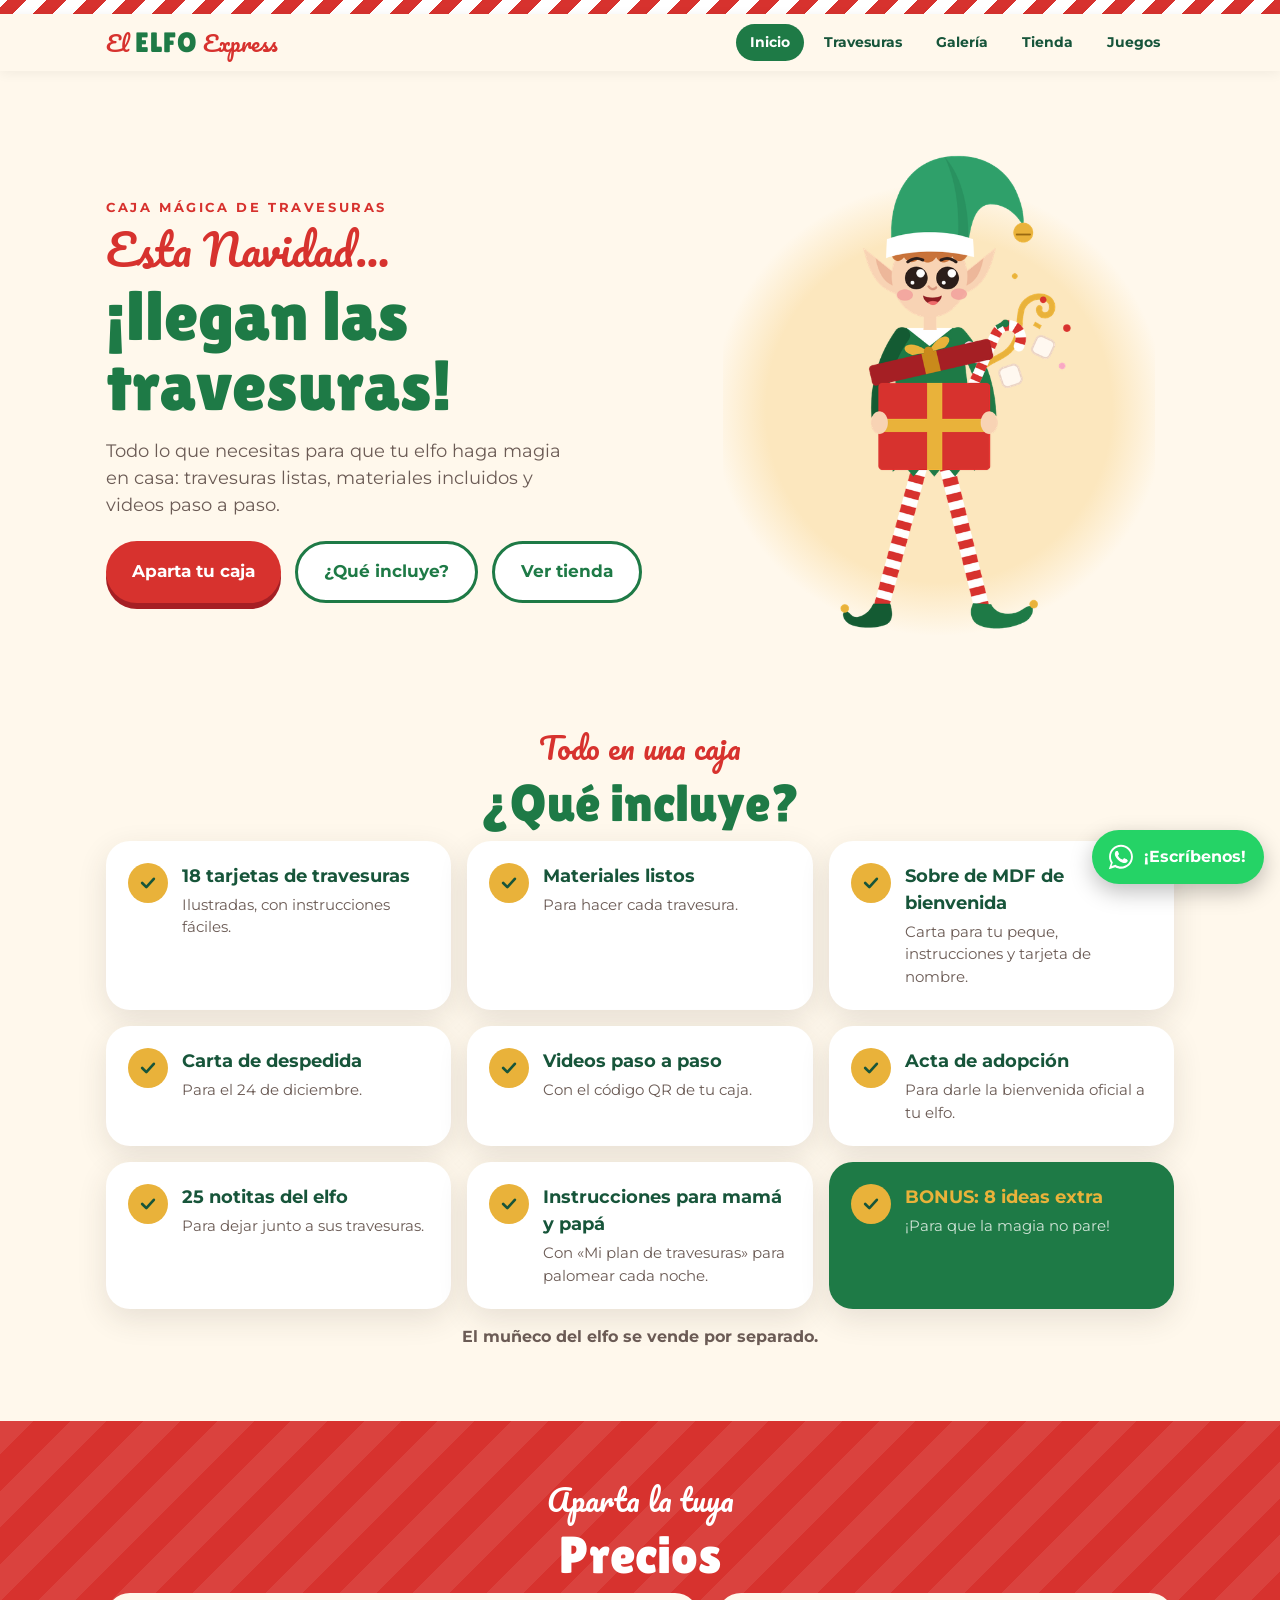
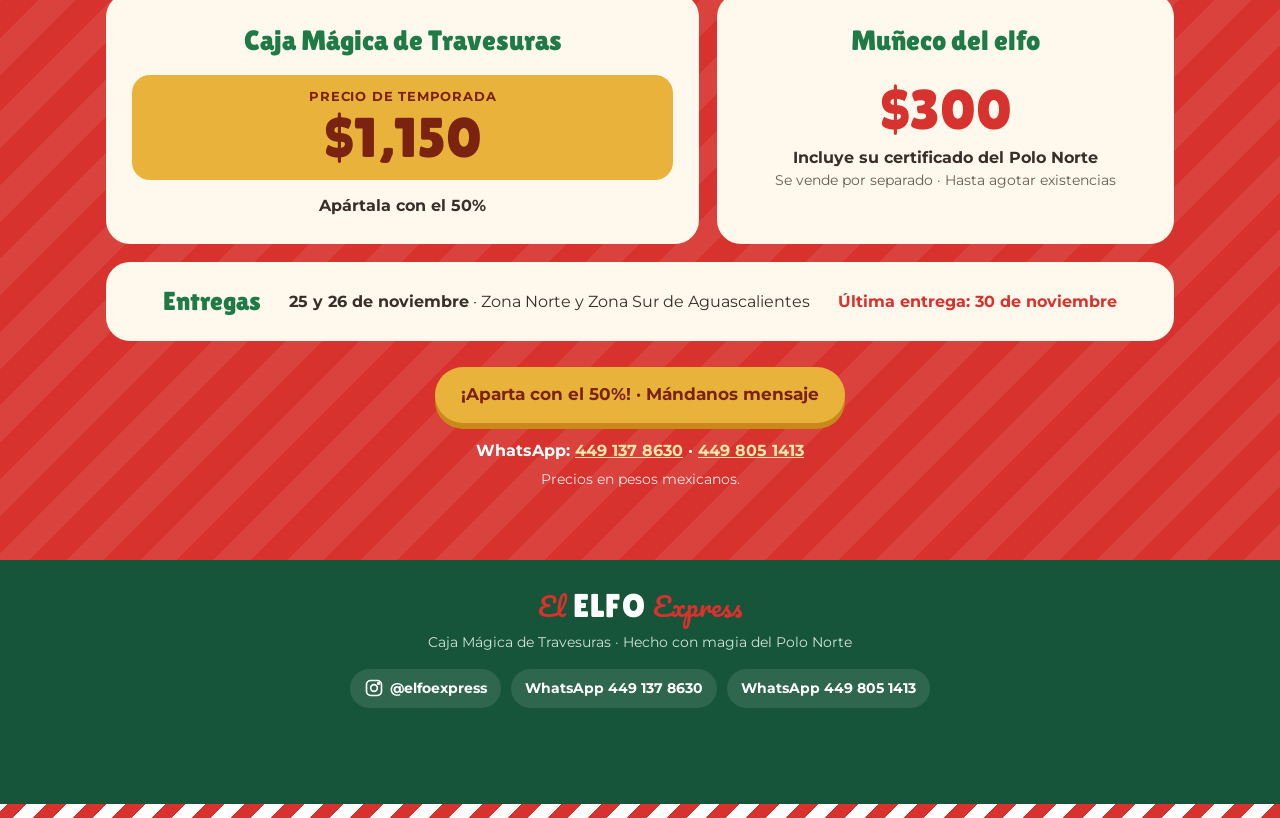
<file: index.html>
<!doctype html>
<html lang="es">
<head>
<meta charset="utf-8">
<meta name="viewport" content="width=device-width, initial-scale=1">
<title>El Elfo Express · Caja Mágica de Travesuras</title>
<meta name="description" content="El Elfo Express: la caja con todo lo necesario para las travesuras de tu elfo de Navidad, con videos paso a paso.">
<link rel="preconnect" href="https://fonts.googleapis.com">
<link rel="preconnect" href="https://fonts.gstatic.com" crossorigin>
<link href="https://fonts.googleapis.com/css2?family=Lilita+One&family=Montserrat:wght@400;600;700&family=Pacifico&display=swap" rel="stylesheet">
<link rel="stylesheet" href="estilos.css">
</head>
<body>

<div class="rayas"></div>
<header>
  <div class="barra">
    <a class="marca" href="#inicio"><span class="p">El </span><span class="l">ELFO</span><span class="p"> Express</span></a>
    <nav>
      <a href="index.html#inicio" data-sec="inicio" class="activo">Inicio</a>
      <a href="bromas.html" data-sec="bromas">Travesuras</a>
      <a href="galeria.html" data-sec="galeria">Galería</a>
      <a href="tienda.html" data-sec="tienda">Tienda</a>
      <a href="juegos.html" data-sec="juegos">Juegos</a>
    </nav>
  </div>
</header>

<main>
<!-- ================= SECCIÓN 1: INICIO ================= -->
<section id="inicio">
  <div class="wrap hero">
    <div>
      <span class="etiqueta">Caja Mágica de Travesuras</span>
      <h1><span>Esta Navidad…</span>¡llegan las travesuras!</h1>
      <p>Todo lo que necesitas para que tu elfo haga magia en casa: travesuras listas, materiales incluidos y videos paso a paso.</p>
      <div class="acciones">
        <a class="btn btn-rojo js-whatsapp" href="#precios">Aparta tu caja</a>
        <a class="btn btn-borde" href="#incluye">¿Qué incluye?</a>
        <a class="btn btn-borde" href="tienda.html">Ver tienda</a>
      </div>
    </div>
    <div class="img"><img src="img/elfo-caja.png" alt="El elfo de El Elfo Express cargando su caja mágica"></div>
  </div>
</section>

<section id="incluye" style="padding-top:10px">
  <div class="wrap">
    <div class="centro"><span class="sub">Todo en una caja</span><h2>¿Qué incluye?</h2></div>
    <div class="incluye">
      <div class="item"><span class="check"><svg width="20" height="20" viewBox="0 0 24 24"><path d="M5 12l5 5 9-10" stroke="#17553A" stroke-width="3.2" fill="none" stroke-linecap="round" stroke-linejoin="round"/></svg></span><div><h3>18 tarjetas de travesuras</h3><p>Ilustradas, con instrucciones fáciles.</p></div></div><div class="item"><span class="check"><svg width="20" height="20" viewBox="0 0 24 24"><path d="M5 12l5 5 9-10" stroke="#17553A" stroke-width="3.2" fill="none" stroke-linecap="round" stroke-linejoin="round"/></svg></span><div><h3>Materiales listos</h3><p>Para hacer cada travesura.</p></div></div><div class="item"><span class="check"><svg width="20" height="20" viewBox="0 0 24 24"><path d="M5 12l5 5 9-10" stroke="#17553A" stroke-width="3.2" fill="none" stroke-linecap="round" stroke-linejoin="round"/></svg></span><div><h3>Sobre de MDF de bienvenida</h3><p>Carta para tu peque, instrucciones y tarjeta de nombre.</p></div></div><div class="item"><span class="check"><svg width="20" height="20" viewBox="0 0 24 24"><path d="M5 12l5 5 9-10" stroke="#17553A" stroke-width="3.2" fill="none" stroke-linecap="round" stroke-linejoin="round"/></svg></span><div><h3>Carta de despedida</h3><p>Para el 24 de diciembre.</p></div></div><div class="item"><span class="check"><svg width="20" height="20" viewBox="0 0 24 24"><path d="M5 12l5 5 9-10" stroke="#17553A" stroke-width="3.2" fill="none" stroke-linecap="round" stroke-linejoin="round"/></svg></span><div><h3>Videos paso a paso</h3><p>Con el código QR de tu caja.</p></div></div><div class="item"><span class="check"><svg width="20" height="20" viewBox="0 0 24 24"><path d="M5 12l5 5 9-10" stroke="#17553A" stroke-width="3.2" fill="none" stroke-linecap="round" stroke-linejoin="round"/></svg></span><div><h3>Acta de adopción</h3><p>Para darle la bienvenida oficial a tu elfo.</p></div></div><div class="item"><span class="check"><svg width="20" height="20" viewBox="0 0 24 24"><path d="M5 12l5 5 9-10" stroke="#17553A" stroke-width="3.2" fill="none" stroke-linecap="round" stroke-linejoin="round"/></svg></span><div><h3>25 notitas del elfo</h3><p>Para dejar junto a sus travesuras.</p></div></div><div class="item"><span class="check"><svg width="20" height="20" viewBox="0 0 24 24"><path d="M5 12l5 5 9-10" stroke="#17553A" stroke-width="3.2" fill="none" stroke-linecap="round" stroke-linejoin="round"/></svg></span><div><h3>Instrucciones para mamá y papá</h3><p>Con «Mi plan de travesuras» para palomear cada noche.</p></div></div><div class="item bonus"><span class="check"><svg width="20" height="20" viewBox="0 0 24 24"><path d="M5 12l5 5 9-10" stroke="#17553A" stroke-width="3.2" fill="none" stroke-linecap="round" stroke-linejoin="round"/></svg></span><div><h3>BONUS: 8 ideas extra</h3><p>¡Para que la magia no pare!</p></div></div>
    </div>
    <p class="nota">El muñeco del elfo se vende por separado.</p>
  </div>
</section>

<section id="precios" class="precios-bg">
  <div class="wrap">
    <div class="centro"><span class="sub" style="color:#fff">Aparta la tuya</span><h2>Precios</h2></div>
    <div class="precios">
      <div class="precio">
        <h3>Caja Mágica de Travesuras</h3>
        <div class="preventa"><small>PRECIO DE TEMPORADA</small><div class="monto">$1,150</div></div>
        <div class="despues">Apártala con el 50%</div>
      </div>
      <div class="precio">
        <h3>Muñeco del elfo</h3>
        <div class="monto" style="color:var(--rojo);margin:18px 0 6px">$300</div>
        <div class="despues">Incluye su certificado del Polo Norte</div>
        <div class="chico">Se vende por separado · Hasta agotar existencias</div>
      </div>
      <div class="entregas">
        <b>Entregas</b>
        <span><strong>25 y 26 de noviembre</strong> · Zona Norte y Zona Sur de Aguascalientes</span>
        <span class="ult">Última entrega: 30 de noviembre</span>
      </div>
      <div class="apartar">
        <a class="btn btn-dorado js-whatsapp" href="#">¡Aparta con el 50%! · Mándanos mensaje</a>
        <p class="contacto">WhatsApp: <a class="js-wa1" href="https://wa.me/524491378630?text=Hola%2C%20me%20interesa%20adquirir%20una%20Caja%20M%C3%A1gica%20%F0%9F%8E%84" target="_blank" rel="noopener">449 137 8630</a> · <a class="js-wa2" href="https://wa.me/524498051413?text=Hola%2C%20me%20interesa%20adquirir%20una%20Caja%20M%C3%A1gica%20%F0%9F%8E%84" target="_blank" rel="noopener">449 805 1413</a></p>
        <p class="chico" style="color:#FFE6E2;margin-top:6px">Precios en pesos mexicanos.</p>
      </div>
    </div>
  </div>
</section>

</main>

<a class="wa-flotante" href="https://wa.me/524498051413?text=Hola%2C%20me%20interesa%20adquirir%20una%20Caja%20M%C3%A1gica%20%F0%9F%8E%84" target="_blank" rel="noopener" aria-label="Escríbenos por WhatsApp al 449 805 1413">
  <svg width="30" height="30" viewBox="0 0 32 32" aria-hidden="true"><path fill="#fff" d="M16 3C9 3 3.3 8.6 3.3 15.6c0 2.4.7 4.7 1.9 6.7L3 29l6.9-2.2c1.9 1 4 1.6 6.1 1.6 7 0 12.7-5.7 12.7-12.7S23 3 16 3zm0 23.1c-2 0-3.9-.6-5.5-1.6l-.4-.2-4.1 1.3 1.3-4-.3-.4c-1.1-1.7-1.7-3.6-1.7-5.6C5.3 9.8 10.1 5 16 5s10.7 4.8 10.7 10.6S21.9 26.1 16 26.1zm5.9-7.9c-.3-.2-1.9-.9-2.2-1s-.5-.2-.7.2-.8 1-1 1.2-.4.2-.7.1c-.3-.2-1.4-.5-2.6-1.6-1-.9-1.6-1.9-1.8-2.2-.2-.3 0-.5.1-.7l.5-.6c.2-.2.2-.4.3-.6.1-.2 0-.4 0-.6l-1-2.4c-.3-.6-.5-.5-.7-.5h-.6c-.2 0-.6.1-.9.4-.3.3-1.2 1.2-1.2 2.9s1.2 3.4 1.4 3.6c.2.2 2.4 3.7 5.8 5.2 2.9 1.1 3.5.9 4.1.8.6-.1 1.9-.8 2.2-1.6.3-.8.3-1.4.2-1.6-.1-.1-.3-.2-.6-.4z"/></svg>
  <span>¡Escríbenos!</span>
</a>
<footer>
  <a class="marca" href="#inicio"><span class="p">El </span><span class="l">ELFO</span><span class="p"> Express</span></a>
  <p>Caja Mágica de Travesuras · Hecho con magia del Polo Norte</p>
  <div class="redes">
    <a href="https://www.instagram.com/elfoexpress" target="_blank" rel="noopener"><svg width="20" height="20" viewBox="0 0 24 24" fill="none" stroke="currentColor" stroke-width="2"><rect x="3" y="3" width="18" height="18" rx="5"/><circle cx="12" cy="12" r="4"/><circle cx="17.5" cy="6.5" r="1" fill="currentColor"/></svg> @elfoexpress</a>
    <a href="https://wa.me/524491378630?text=Hola%2C%20me%20interesa%20adquirir%20una%20Caja%20M%C3%A1gica%20%F0%9F%8E%84" target="_blank" rel="noopener">WhatsApp 449 137 8630</a>
    <a href="https://wa.me/524498051413?text=Hola%2C%20me%20interesa%20adquirir%20una%20Caja%20M%C3%A1gica%20%F0%9F%8E%84" target="_blank" rel="noopener">WhatsApp 449 805 1413</a>
  </div>
</footer>
<div class="rayas"></div>

<div class="modal" id="modal" role="dialog" aria-modal="true" aria-label="Detalle">
  <div class="caja"><button class="cerrar" id="cerrar" aria-label="Cerrar">×</button><div class="cuerpo" id="modal-cuerpo"></div></div>
</div>

<script>
/* ============ CONFIGURACIÓN (edita aquí) ============ */
// Tu número de WhatsApp con lada de país, sin espacios. Ejemplo: "5218112345678"
const WHATSAPP = "524491378630";
const WHATSAPP_2 = "524498051413";
const INSTAGRAM = "https://www.instagram.com/elfoexpress";
const MENSAJE = "Hola, me interesa adquirir una Caja Mágica 🎄";

const PLAY='<svg width="18" height="18" viewBox="0 0 24 24"><path d="M7 4l13 8-13 8z" fill="#fff"/></svg>';
const PLAY_G='<svg width="30" height="30" viewBox="0 0 24 24"><path d="M7 4l13 8-13 8z" fill="#fff"/></svg>';
const esc=s=>String(s).replace(/[&<>"]/g,c=>({"&":"&amp;","<":"&lt;",">":"&gt;",'"':"&quot;"}[c]));

// WhatsApp
document.querySelectorAll(".js-whatsapp").forEach(a=>{
  if(WHATSAPP){a.href="https://wa.me/"+WHATSAPP+"?text="+encodeURIComponent(MENSAJE);a.target="_blank";a.rel="noopener";}
  else a.href="#precios";
});

// Modal
const modal=document.getElementById("modal"), cuerpo=document.getElementById("modal-cuerpo");
function abrir(clase){modal.className="modal abierto "+(clase||"");document.body.style.overflow="hidden";document.getElementById("cerrar").focus();}
function cerrar(){modal.className="modal";cuerpo.innerHTML="";document.body.style.overflow="";}
document.getElementById("cerrar").onclick=cerrar;
modal.addEventListener("click",e=>{if(e.target===modal)cerrar();});
document.addEventListener("keydown",e=>{if(e.key==="Escape")cerrar();});

// Menú activo según la sección visible
const links=[...document.querySelectorAll("nav a")];
const obs=new IntersectionObserver(es=>{es.forEach(e=>{if(e.isIntersecting){const id=e.target.id==="incluye"||e.target.id==="precios"?"inicio":e.target.id;links.forEach(l=>l.classList.toggle("activo",l.dataset.sec===id));}});},{rootMargin:"-45% 0px -50% 0px"});
["inicio","incluye","precios"].forEach(id=>obs.observe(document.getElementById(id)));
</script>
</body>
</html>
</file>
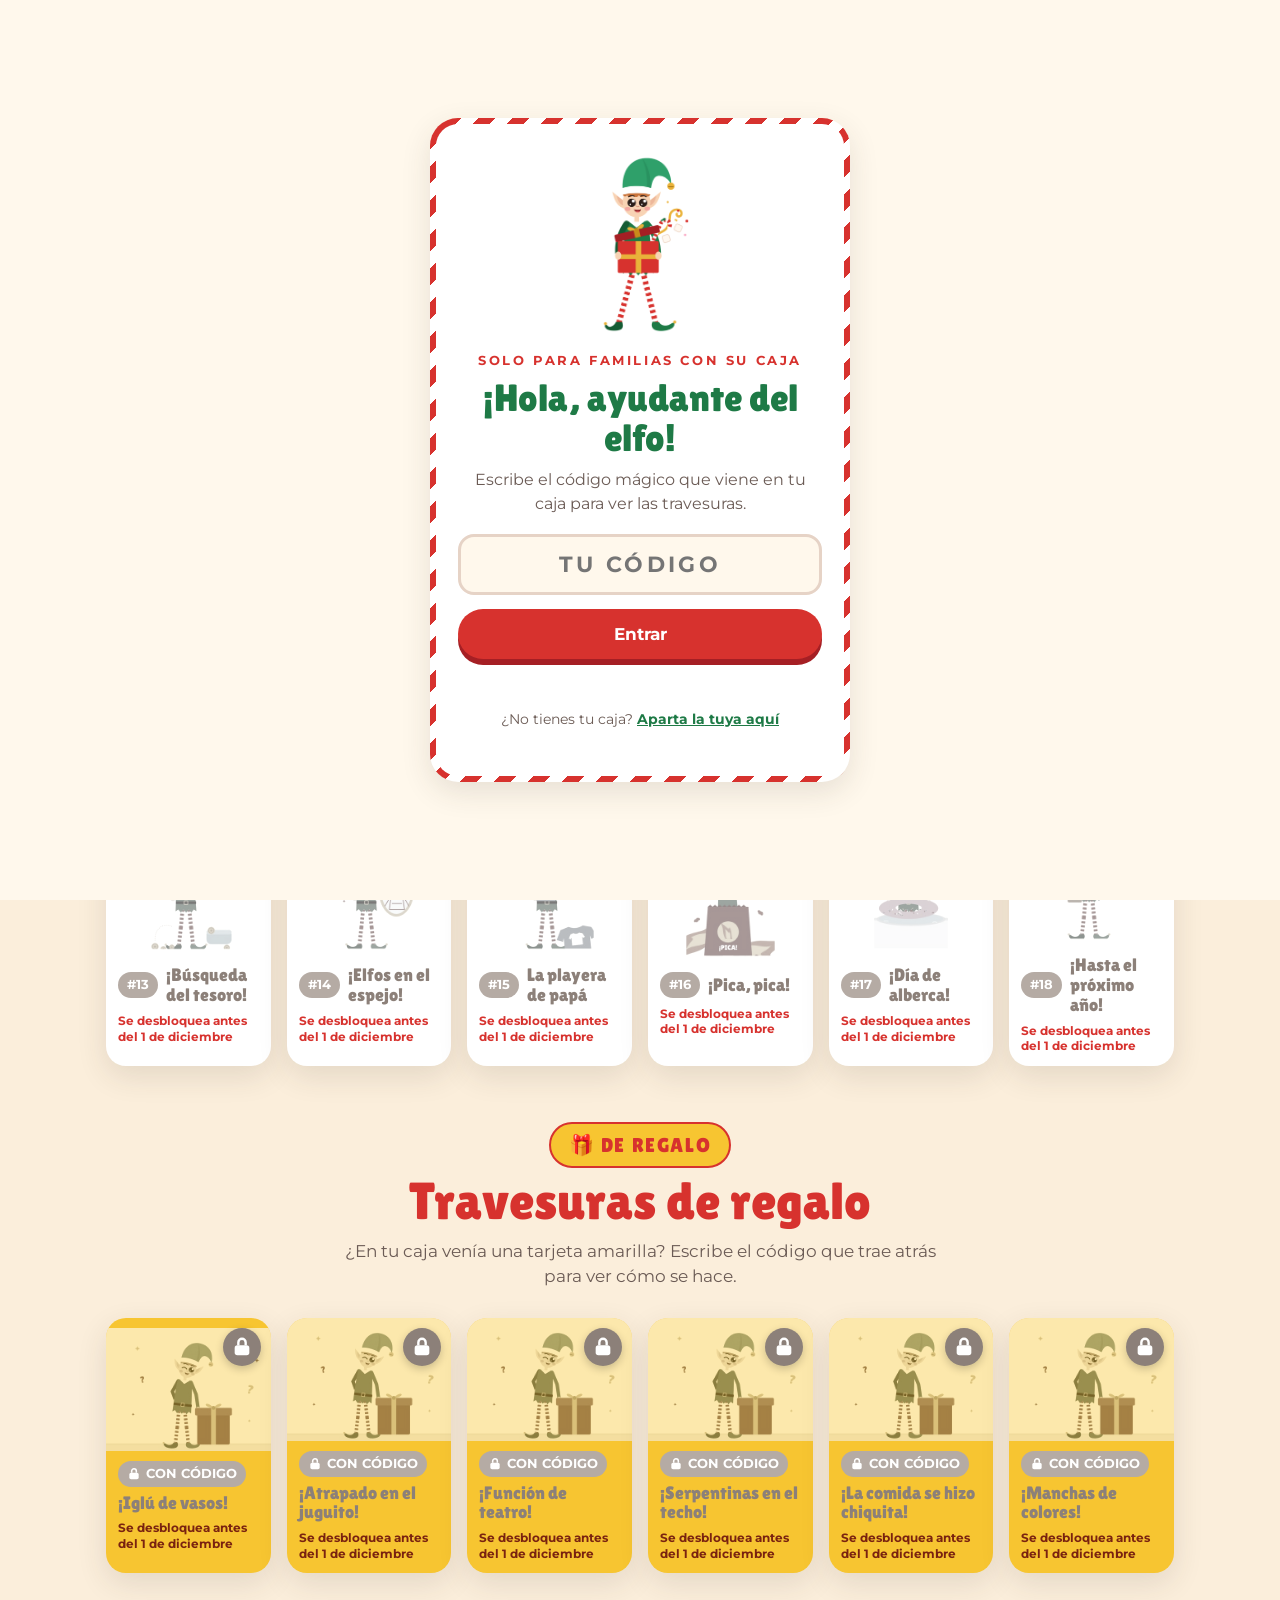
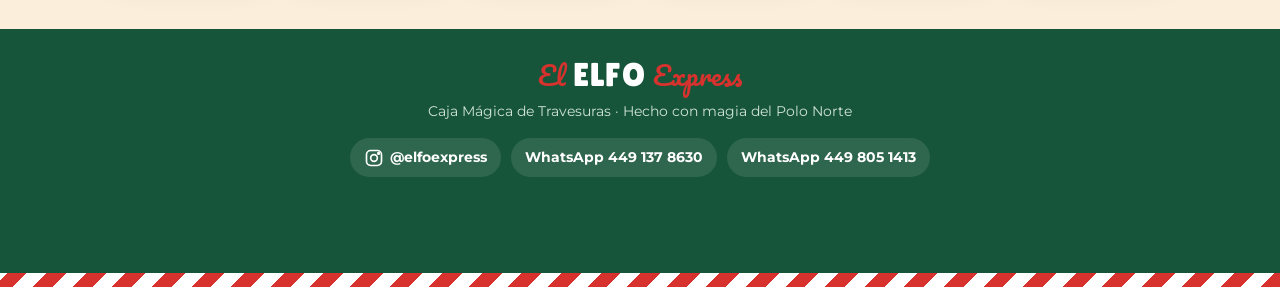
<file: bromas.html>
<!doctype html>
<html lang="es">
<head>
<meta charset="utf-8">
<meta name="viewport" content="width=device-width, initial-scale=1">
<title>Travesuras · El Elfo Express</title>
<meta name="description" content="El Elfo Express: la caja con todo lo necesario para las travesuras de tu elfo de Navidad, con videos paso a paso.">
<link rel="preconnect" href="https://fonts.googleapis.com">
<link rel="preconnect" href="https://fonts.gstatic.com" crossorigin>
<link href="https://fonts.googleapis.com/css2?family=Lilita+One&family=Montserrat:wght@400;600;700&family=Pacifico&display=swap" rel="stylesheet">
<link rel="stylesheet" href="estilos.css">
</head>
<body>
<div class="rayas"></div>
<header>
  <div class="barra">
    <a class="marca" href="index.html"><span class="p">El </span><span class="l">ELFO</span><span class="p"> Express</span></a>
    <nav>
      <a href="index.html#inicio" data-sec="inicio">Inicio</a>
      <a href="bromas.html" data-sec="bromas" class="activo">Travesuras</a>
      <a href="galeria.html" data-sec="galeria">Galería</a>
      <a href="tienda.html" data-sec="tienda">Tienda</a>
      <a href="juegos.html" data-sec="juegos">Juegos</a>
    </nav>
  </div>
</header>

<div class="candado" id="candado">
  <form class="tarjeta" id="form-codigo" autocomplete="off">
    <img src="img/elfo-caja.png" alt="">
    <span class="etiqueta">Solo para familias con su caja</span>
    <h2>¡Hola, ayudante del elfo!</h2>
    <p>Escribe el código mágico que viene en tu caja para ver las travesuras.</p>
    <label for="codigo" class="sr">Código mágico</label>
    <input id="codigo" name="codigo" type="text" autocomplete="off" inputmode="text" placeholder="Tu código" required>
    <button class="btn btn-rojo" type="submit">Entrar</button>
    <p class="error" id="error-codigo" role="alert"></p>
    <p class="ayuda">¿No tienes tu caja? <a href="index.html#precios">Aparta la tuya aquí</a></p>
  </form>
</div>
<main>
<!-- ================= SECCIÓN 2: BROMAS ================= -->
<section id="bromas" class="bromas-bg">
  <div class="wrap">
    <div class="centro">
      <span class="sub">Videos paso a paso</span>
      <h2>Travesuras</h2>
      <p class="intro">Escoge una travesura y mira cómo se hace. Cada una tiene su video, los pasos y su tarjeta.</p>
    </div>
    <div class="rejilla" id="rejilla"></div>
    <div class="bonus-cabeza regalo-cabeza">
      <span class="regalo-sello">🎁 DE REGALO</span>
      <h2>Travesuras de regalo</h2>
      <p class="intro">¿En tu caja venía una tarjeta amarilla? Escribe el código que trae atrás para ver cómo se hace.</p>
    </div>
    <div class="rejilla rejilla-regalo" id="rejilla-regalo"></div>
  </div>
</section>

</main>
<footer>
  <a class="marca" href="index.html"><span class="p">El </span><span class="l">ELFO</span><span class="p"> Express</span></a>
  <p>Caja Mágica de Travesuras · Hecho con magia del Polo Norte</p>
  <div class="redes">
    <a href="https://www.instagram.com/elfoexpress" target="_blank" rel="noopener"><svg width="20" height="20" viewBox="0 0 24 24" fill="none" stroke="currentColor" stroke-width="2"><rect x="3" y="3" width="18" height="18" rx="5"/><circle cx="12" cy="12" r="4"/><circle cx="17.5" cy="6.5" r="1" fill="currentColor"/></svg> @elfoexpress</a>
    <a href="https://wa.me/524491378630?text=Hola%2C%20me%20interesa%20adquirir%20una%20Caja%20M%C3%A1gica%20%F0%9F%8E%84" target="_blank" rel="noopener">WhatsApp 449 137 8630</a>
    <a href="https://wa.me/524498051413?text=Hola%2C%20me%20interesa%20adquirir%20una%20Caja%20M%C3%A1gica%20%F0%9F%8E%84" target="_blank" rel="noopener">WhatsApp 449 805 1413</a>
  </div>
</footer>
<div class="rayas"></div>

<div class="modal" id="modal" role="dialog" aria-modal="true" aria-label="Detalle">
  <div class="caja"><button class="cerrar" id="cerrar" aria-label="Cerrar">×</button><div class="cuerpo" id="modal-cuerpo"></div></div>
</div>

<script>
/* ============ CONFIGURACIÓN (edita aquí) ============ */
// Tu número de WhatsApp con lada de país, sin espacios. Ejemplo: "5218112345678"
const WHATSAPP = "524491378630";
const WHATSAPP_2 = "524498051413";
const INSTAGRAM = "https://www.instagram.com/elfoexpress";
const MENSAJE = "Hola, me interesa adquirir una Caja Mágica 🎄";

// CÓDIGO MÁGICO para entrar a las bromas (el que imprimes en la caja). Puedes cambiarlo.
const CODIGO = "MAGIA2026";
// Código extra para las travesuras de regalo (viene atrás de la tarjeta amarilla)
const CODIGO_REGALO = "EXPRESS2026";
// Las travesuras SIN video se muestran "pendientes de desbloquear". Cuando subas su video y escribas su ruta en "video", se desbloquean solas.
const AVISO_DESBLOQUEO = "Se desbloquea antes del 1 de diciembre";

// BROMAS: para agregar un video, escribe la ruta en "video", por ejemplo "videos/bromas/broma-01.mp4"
const BROMAS = [
 {
  "n": 1,
  "titulo": "¡Ya llegué!",
  "necesitas": "el sobre de MDF de la caja",
  "pasos": [
   "Pon al elfo con el sobre de MDF en las manos.",
   "Adentro viene la carta para tu hijo y las instrucciones del elfo.",
   "Llenen juntos la tarjeta con el nombre del elfo."
  ],
  "extra": "",
  "img": "img/bromas/broma-01.jpg",
  "tarjeta": "img/tarjetas/tarjeta-01.png",
  "video": ""
 },
 {
  "n": 2,
  "titulo": "Baño de malvaviscos",
  "necesitas": "malvaviscos y un tazón grande",
  "pasos": [
   "Llena un tazón grande con malvaviscos.",
   "Mete al elfo como si se estuviera bañando.",
   "Ponle un malvavisco en la cabeza, ¡como espuma!"
  ],
  "extra": "",
  "img": "img/bromas/broma-02.jpg",
  "tarjeta": "img/tarjetas/tarjeta-02.png",
  "video": "videos/bromas/broma-02.mp4"
 },
 {
  "n": 3,
  "titulo": "¡Lluvia de grageas!",
  "necesitas": "grageas de colores y diurex",
  "pasos": [
   "Cubre un pedazo de diurex con grageas de colores.",
   "Pégalo en la boca del grifo, ¡como si salieran de ahí!",
   "Llena el lavabo de grageas y pon al elfo junto al grifo."
  ],
  "extra": "",
  "img": "img/bromas/broma-03.jpg",
  "tarjeta": "img/tarjetas/tarjeta-03.png",
  "video": "videos/bromas/broma-03.mp4"
 },
 {
  "n": 4,
  "titulo": "¡El elfo escalador!",
  "necesitas": "escalerita y bastones de caramelo",
  "pasos": [
   "Recarga la escalerita en un mueble (librero o repisa).",
   "Cuelga los bastones como si el elfo trepara con ellos.",
   "Tira al piso las cosas del mueble y deja al elfo arriba, ¡lo logró!"
  ],
  "extra": "",
  "img": "img/bromas/broma-04.jpg",
  "tarjeta": "img/tarjetas/tarjeta-04.png",
  "video": ""
 },
 {
  "n": 5,
  "titulo": "Ojitos en el refri",
  "necesitas": "ojos saltones y fruta",
  "pasos": [
   "Pega ojos saltones en fruta, huevos o yogures.",
   "Acomódalos en el refri para que «miren» al abrir.",
   "Deja al elfo escondido junto a ellos."
  ],
  "extra": "",
  "img": "img/bromas/broma-05.jpg",
  "tarjeta": "img/tarjetas/tarjeta-05.png",
  "video": ""
 },
 {
  "n": 6,
  "titulo": "¡Leche de colores!",
  "necesitas": "colorante para comida y leche",
  "pasos": [
   "Pon 2 o 3 gotas de colorante en la leche.",
   "Mezcla y regrésala al refri.",
   "Deja al elfo junto a la leche con el colorante."
  ],
  "extra": "¡Hagan también el desayuno de colores!",
  "img": "img/bromas/broma-06.jpg",
  "tarjeta": "img/tarjetas/tarjeta-06.png",
  "video": "videos/bromas/broma-06.mp4"
 },
 {
  "n": 7,
  "titulo": "Telaraña de estambre",
  "necesitas": "estambre rojo y cinta",
  "pasos": [
   "Pega una punta del estambre en la pared con cinta.",
   "Crúzalo en zigzag de lado a lado del pasillo.",
   "Deja al elfo en medio de la telaraña."
  ],
  "extra": "",
  "img": "img/bromas/broma-07.jpg",
  "tarjeta": "img/tarjetas/tarjeta-07.png",
  "video": ""
 },
 {
  "n": 8,
  "titulo": "Tirolesa",
  "necesitas": "escarcha navideña y gancho de MDF",
  "pasos": [
   "Amarra la escarcha navideña entre dos sillas o muebles.",
   "Cuelga al elfo del gancho de MDF con listón rojo.",
   "Engancha el gancho en la escarcha, ¡listo para deslizarse!"
  ],
  "extra": "",
  "img": "img/bromas/broma-08.jpg",
  "tarjeta": "img/tarjetas/tarjeta-08.png",
  "video": ""
 },
 {
  "n": 9,
  "titulo": "¡El elfo Picasso!",
  "necesitas": "pincelito, lienzo, tripié y la pintura de la caja",
  "pasos": [
   "Arma el tripié con el lienzo: pinta algo o déjalo para tu peque.",
   "Pon la pintura junto al elfo, ¡bien apachurrada!",
   "Ponle el pincel en la mano, ¡como gran artista!"
  ],
  "extra": "Es pintura de agua: se limpia fácil",
  "img": "img/bromas/broma-09.jpg",
  "tarjeta": "img/tarjetas/tarjeta-09.png",
  "video": "videos/bromas/broma-09.mp4"
 },
 {
  "n": 10,
  "titulo": "Todo envuelto",
  "necesitas": "papel de regalo y cinta",
  "pasos": [
   "Escoge algo de casa: el control, un zapato o una taza.",
   "Envuélvelo con papel de regalo y moño.",
   "Deja al elfo junto al regalo con la cinta."
  ],
  "extra": "",
  "img": "img/bromas/broma-10.jpg",
  "tarjeta": "img/tarjetas/tarjeta-10.png",
  "video": "videos/bromas/broma-10.mp4"
 },
 {
  "n": 11,
  "titulo": "¡Post-its por todos lados!",
  "necesitas": "los post-its navideños de la caja",
  "pasos": [
   "Saca los post-its dibujados que vienen en tu caja.",
   "Pégalos por toda la cocina: refri, alacenas y mesa.",
   "Deja al elfo con un post-it en la mano, ¡fue él!"
  ],
  "extra": "",
  "img": "img/bromas/broma-11.jpg",
  "tarjeta": "img/tarjetas/tarjeta-11.png",
  "video": ""
 },
 {
  "n": 12,
  "titulo": "Ángel de nieve",
  "necesitas": "el stencil de ángel de la caja y harina",
  "pasos": [
   "Pon el stencil de ángel en la mesa o en el piso.",
   "Esparce la harina encima y retira el stencil con cuidado.",
   "Pon al elfo cerca o sobre la harina: ¡la figura perfecta!"
  ],
  "extra": "",
  "img": "img/bromas/broma-12.jpg",
  "tarjeta": "img/tarjetas/tarjeta-12.png",
  "video": "videos/bromas/broma-12.mp4"
 },
 {
  "n": 13,
  "titulo": "¡Búsqueda del tesoro!",
  "necesitas": "monedas de chocolate",
  "pasos": [
   "Esconde las monedas de chocolate por toda la casa.",
   "Deja al elfo con una moneda en la mano, ¡él las escondió!",
   "¡A buscar! Gana quien encuentre más monedas."
  ],
  "extra": "",
  "img": "img/bromas/broma-13.jpg",
  "tarjeta": "img/tarjetas/tarjeta-13.png",
  "video": ""
 },
 {
  "n": 14,
  "titulo": "¡Elfos en el espejo!",
  "necesitas": "plumones para vidrio",
  "pasos": [
   "Dibuja en el espejo el cuerpo de un elfo con plumones.",
   "Deja el círculo de la cara sin pintar.",
   "Los niños se paran enfrente: ¡su cara completa al elfo!"
  ],
  "extra": "",
  "img": "img/bromas/broma-14.jpg",
  "tarjeta": "img/tarjetas/tarjeta-14.png",
  "video": ""
 },
 {
  "n": 15,
  "titulo": "La playera de papá",
  "necesitas": "la playerita de la caja",
  "pasos": [
   "Ponle al elfo la playerita que viene en tu caja.",
   "Déjalo junto al cajón de la ropa de papá.",
   "¡Parece que recortó la playera de papá!"
  ],
  "extra": "",
  "img": "img/bromas/broma-15.jpg",
  "tarjeta": "img/tarjetas/tarjeta-15.png",
  "video": ""
 },
 {
  "n": 16,
  "titulo": "¡Pica, pica!",
  "necesitas": "Cheetos picantes y el fuego impreso",
  "pasos": [
   "Mete al elfo en una bolsa abierta de Cheetos picantes.",
   "Pega el fuego impreso de la caja saliendo de sus pompis.",
   "Riega unos Cheetos alrededor. ¡Le picó mucho!"
  ],
  "extra": "",
  "img": "img/bromas/broma-16.jpg",
  "tarjeta": "img/tarjetas/tarjeta-16.png",
  "video": ""
 },
 {
  "n": 17,
  "titulo": "¡Día de alberca!",
  "necesitas": "la dona inflable de la caja y agua",
  "pasos": [
   "Llena el lavabo con un poco de agua.",
   "Pon la dona inflable flotando en el agua.",
   "Sienta al elfo en la dona, ¡como de vacaciones!"
  ],
  "extra": "",
  "img": "img/bromas/broma-17.jpg",
  "tarjeta": "img/tarjetas/tarjeta-17.png",
  "video": ""
 },
 {
  "n": 18,
  "titulo": "¡Hasta el próximo año!",
  "necesitas": "la carta de despedida",
  "pasos": [
   "La noche del 23, deja al elfo con su carta.",
   "Ponle una maletita o un regalito de despedida.",
   "Al despertar, ¡ya voló de regreso al Polo Norte!"
  ],
  "extra": "",
  "img": "img/bromas/broma-18.jpg",
  "tarjeta": "img/tarjetas/tarjeta-18.png",
  "video": ""
 }
];

/* ==================================================== */

const PLAY='<svg width="18" height="18" viewBox="0 0 24 24"><path d="M7 4l13 8-13 8z" fill="#fff"/></svg>';
const PLAY_G='<svg width="30" height="30" viewBox="0 0 24 24"><path d="M7 4l13 8-13 8z" fill="#fff"/></svg>';
const esc=s=>String(s).replace(/[&<>"]/g,c=>({"&":"&amp;","<":"&lt;",">":"&gt;",'"':"&quot;"}[c]));

// WhatsApp
document.querySelectorAll(".js-whatsapp").forEach(a=>{
  if(WHATSAPP){a.href="https://wa.me/"+WHATSAPP+"?text="+encodeURIComponent(MENSAJE);a.target="_blank";a.rel="noopener";}
  else a.href="#precios";
});



// Candado con código
const candado=document.getElementById("candado");
const limpiar=t=>String(t).trim().toUpperCase().replace(/\s+/g,"");
// El código se pide CADA vez que se abre la página (no se guarda en el celular)
try{localStorage.removeItem("elfo-codigo");localStorage.removeItem("elfo-codigo-regalo");}catch(e){}
let entro=false;
// Si regresan con el botón "atrás", se vuelve a cargar para pedir el código otra vez
window.addEventListener("pageshow",e=>{if(e.persisted)location.reload();});
function abiertas(){return entro;}
if(abiertas()) candado.hidden=true; else document.body.style.overflow="hidden";
document.getElementById("form-codigo").addEventListener("submit",e=>{
  e.preventDefault();
  const v=limpiar(document.getElementById("codigo").value);
  if(v===limpiar(CODIGO)){
    entro=true;
    candado.hidden=true; document.body.style.overflow="";
  } else {
    document.getElementById("error-codigo").textContent="Ese código no es correcto. Revísalo en tu caja e inténtalo otra vez.";
  }
});

// Travesuras pendientes de desbloquear
const CANDADO_P='<svg width="22" height="22" viewBox="0 0 24 24" aria-hidden="true"><rect x="4" y="10" width="16" height="11" rx="3" fill="#fff"/><path d="M8 10V7a4 4 0 0 1 8 0v3" stroke="#fff" stroke-width="2.6" fill="none"/></svg>';
function avisoPendiente(titulo){
  cuerpo.innerHTML=`<div class="cod-form"><img src="img/elfo-caja.png" alt=""><span class="etiqueta">Muy pronto</span>
    <h2>¡Todavía está en el Polo Norte!</h2><p>«${esc(titulo)}» ${AVISO_DESBLOQUEO.toLowerCase()}. El elfo está terminando de grabar el video.</p>
    <button class="btn btn-rojo" type="button" id="ok-p">¡Entendido!</button></div>`;
  abrir("foto-modal"); const ok=document.getElementById("ok-p"); ok.focus(); ok.onclick=cerrar;
}
// Rejilla de bromas
const rej=document.getElementById("rejilla");
BROMAS.forEach((b,i)=>{
  const el=document.createElement("button");
  const pend=!b.video;
  el.className="broma"+(pend?" pendiente":""); el.type="button";
  el.innerHTML=`<img src="${b.img}" alt="" loading="lazy">${pend?`<span class="candado-p">${CANDADO_P}</span>`:`<span class="play">${PLAY}</span>`}<span class="info"><span class="num">#${b.n}</span><span class="tit">${esc(b.titulo)}</span></span>${pend?`<span class="aviso-p">${AVISO_DESBLOQUEO}</span>`:""}`;
  el.addEventListener("click",()=>pend?avisoPendiente(b.titulo):abrirBroma(i));
  rej.appendChild(el);
});

// (Las ideas bonus ya no se muestran en esta hoja; vienen solo en las tarjetas verdes de la caja)

// REGALO: travesuras de las tarjetas amarillas (también pueden llevar video)
const REGALO = [
 {
  "n": 1,
  "titulo": "¡Iglú de vasos!",
  "necesitas": "los vasos decorados de la caja",
  "pasos": [
   "Acomoda los vasos en círculo en el piso.",
   "Apila más filas hacia adentro hasta cerrar el iglú.",
   "Deja la entrada abierta y pon al elfo junto a su iglú."
  ],
  "extra": "",
  "img": "img/regalo/regalo-01.jpg",
  "tarjeta": "img/regalo/tarjeta-regalo-01.png",
  "video": "",
  "regalo": true
 },
 {
  "n": 2,
  "titulo": "¡Atrapado en el juguito!",
  "necesitas": "el vaso grande de juguito de la caja",
  "pasos": [
   "Mete al elfo dentro del vaso grande de juguito.",
   "Que se asome por arriba, ¡como si no pudiera salir!",
   "Deja el popote a un lado: ¡se lo tomó todo y quedó atrapado!"
  ],
  "extra": "",
  "img": "img/regalo/regalo-02.jpg",
  "tarjeta": "img/regalo/tarjeta-regalo-02.png",
  "video": "",
  "regalo": true
 },
 {
  "n": 3,
  "titulo": "¡Función de teatro!",
  "necesitas": "el teatro y los títeres de MDF de la caja",
  "pasos": [
   "Arma el teatro de MDF con sus títeres.",
   "Sienta a los juguetes enfrente con un tazón de palomitas.",
   "Riega unas palomitas y pon al elfo junto al teatro."
  ],
  "extra": "",
  "img": "img/regalo/regalo-03.jpg",
  "tarjeta": "img/regalo/tarjeta-regalo-03.png",
  "video": "",
  "regalo": true
 },
 {
  "n": 4,
  "titulo": "¡Serpentinas en el techo!",
  "necesitas": "las serpentinas plateadas de la caja",
  "pasos": [
   "Cuelga las serpentinas plateadas por todo el techo.",
   "Deja algunas colgando hasta abajo, ¡como lluvia!",
   "Pon al elfo en un mueble alto con una serpentina en la mano."
  ],
  "extra": "",
  "img": "img/regalo/regalo-04.jpg",
  "tarjeta": "img/regalo/tarjeta-regalo-04.png",
  "video": "",
  "regalo": true
 },
 {
  "n": 5,
  "titulo": "¡La comida se hizo chiquita!",
  "necesitas": "la comida de juguete de la caja",
  "pasos": [
   "Saca casi todo del refri y guárdalo en otro lado.",
   "Pon platitos en el refri con la comida chiquita.",
   "Deja al elfo junto a los platos: ¡la comida se encogió!"
  ],
  "extra": "",
  "img": "img/regalo/regalo-05.jpg",
  "tarjeta": "img/regalo/tarjeta-regalo-05.png",
  "video": "",
  "regalo": true
 },
 {
  "n": 6,
  "titulo": "¡Manchas de colores!",
  "necesitas": "el foami moldeable de la caja",
  "pasos": [
   "Haz bolitas de foami de 3 colores.",
   "Aplástalas en la mesa como si fueran manchas.",
   "Pon al elfo junto a las manchas. ¡El resto es para tu peque!"
  ],
  "extra": "",
  "img": "img/regalo/regalo-06.jpg",
  "tarjeta": "img/regalo/tarjeta-regalo-06.png",
  "video": "",
  "regalo": true
 }
];
const CANDADO_R='<svg width="14" height="14" viewBox="0 0 24 24" aria-hidden="true"><rect x="4" y="10" width="16" height="11" rx="3" fill="currentColor"/><path d="M8 10V7a4 4 0 0 1 8 0v3" stroke="currentColor" stroke-width="2.6" fill="none"/></svg>';
let entroRegalo=false;
function regaloAbierto(){return entroRegalo;}
function marcarRegalo(){ if(!regaloAbierto()) return; document.querySelectorAll(".r-num").forEach(l=>l.textContent="DE REGALO"); document.querySelectorAll(".broma.regalo img[data-img]").forEach(im=>im.src=im.dataset.img); }
function pedirCodigoRegalo(i){
  cuerpo.innerHTML=`<form class="cod-form" autocomplete="off">
    <img src="img/elfo-caja.png" alt="">
    <span class="etiqueta">Travesura de regalo</span>
    <h2>¡Código de regalo!</h2>
    <p>Escribe el código que viene atrás de tu tarjeta amarilla.</p>
    <label for="codigo-r" class="sr">Código de regalo</label>
    <input id="codigo-r" type="text" autocomplete="off" placeholder="Tu código" required>
    <button class="btn btn-rojo" type="submit">Ver travesura</button>
    <p class="error" role="alert"></p>
  </form>`;
  abrir("foto-modal");
  const f=cuerpo.querySelector("form"), inp=f.querySelector("input");
  setTimeout(()=>inp.focus(),50);
  f.addEventListener("submit",e=>{
    e.preventDefault();
    if(limpiar(inp.value)===limpiar(CODIGO_REGALO)){ entroRegalo=true; marcarRegalo(); abrirBroma(i,REGALO); }
    else f.querySelector(".error").textContent="Ese código no es correcto. Búscalo atrás de tu tarjeta amarilla.";
  });
}
const rejR=document.getElementById("rejilla-regalo");
REGALO.forEach((b,i)=>{
  const el=document.createElement("button");
  const pend=!b.video;
  el.className="broma regalo"+(pend?" pendiente":""); el.type="button";
  el.innerHTML=`<img src="${regaloAbierto()&&!pend?b.img:"img/regalo/sorpresa.jpg"}" data-img="${pend?"img/regalo/sorpresa.jpg":b.img}" alt="" loading="lazy">${pend?`<span class="candado-p">${CANDADO_P}</span>`:`<span class="play">${PLAY}</span>`}<span class="info"><span class="num r-num">${regaloAbierto()?"DE REGALO":CANDADO_R+" CON CÓDIGO"}</span><span class="tit">${esc(b.titulo)}</span></span>${pend?`<span class="aviso-p">${AVISO_DESBLOQUEO}</span>`:""}`;
  el.addEventListener("click",()=>pend?avisoPendiente(b.titulo):(regaloAbierto()?abrirBroma(i,REGALO):pedirCodigoRegalo(i)));
  rejR.appendChild(el);
});
marcarRegalo();

// Modal
const modal=document.getElementById("modal"), cuerpo=document.getElementById("modal-cuerpo");
function abrir(clase){modal.className="modal abierto "+(clase||"");document.body.style.overflow="hidden";document.getElementById("cerrar").focus();}
function cerrar(){modal.className="modal";cuerpo.innerHTML="";document.body.style.overflow="";}
document.getElementById("cerrar").onclick=cerrar;
modal.addEventListener("click",e=>{if(e.target===modal)cerrar();});
document.addEventListener("keydown",e=>{if(e.key==="Escape")cerrar();});

function abrirBroma(i,lista){
  const b=(lista||BROMAS)[i];
  const video=b.video
    ? `<video src="${b.video}" controls playsinline autoplay></video>`
    : `<div class="prox"><img src="${b.img}" alt=""><b>Video próximamente</b><span>Mientras tanto, sigue los pasos de abajo o la tarjeta.</span></div>`;
  cuerpo.innerHTML=`<div class="video">${video}</div>
    <div class="detalle"><span class="etiqueta">${b.regalo?"Travesura de regalo":b.bonus?"Idea bonus "+b.n:"Travesura #"+b.n}</span><h3>${esc(b.titulo)}</h3>
    <div class="nec"><strong>Necesitas:</strong> ${esc(b.necesitas)}</div>
    <ol>${b.pasos.map(p=>`<li><span>${esc(p)}</span></li>`).join("")}</ol>
    ${b.extra?`<div class="extra">★ Extra: ${esc(b.extra)}</div>`:""}
    <button class="btn btn-borde ver-tarjeta" type="button">Ver tarjeta</button>
    <img class="tarjeta-img" src="${b.tarjeta}" alt="Tarjeta de la travesura ${esc(b.titulo)}"></div>`;
  cuerpo.querySelector(".ver-tarjeta").onclick=function(){const im=cuerpo.querySelector(".tarjeta-img");im.classList.toggle("visible");this.textContent=im.classList.contains("visible")?"Ocultar tarjeta":"Ver tarjeta";};
  abrir();
}
</script>
</body>
</html>
</file>
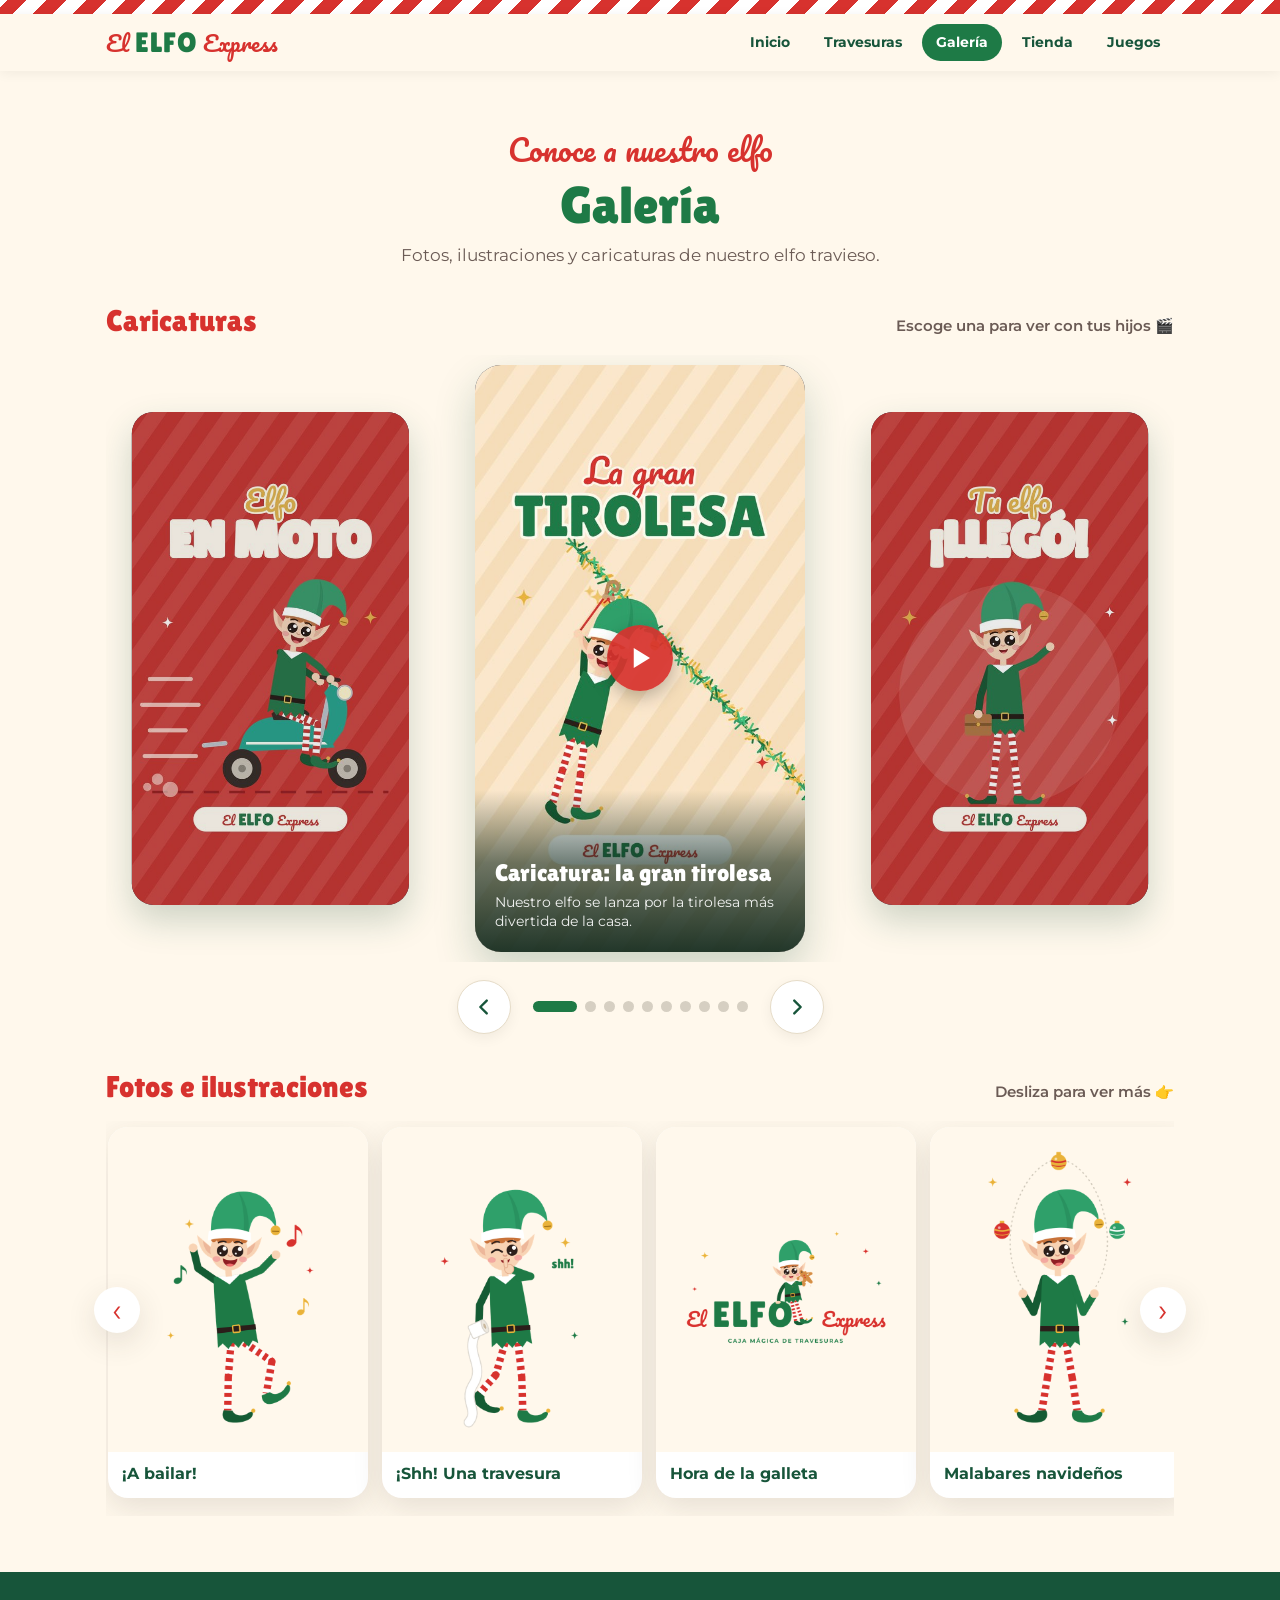
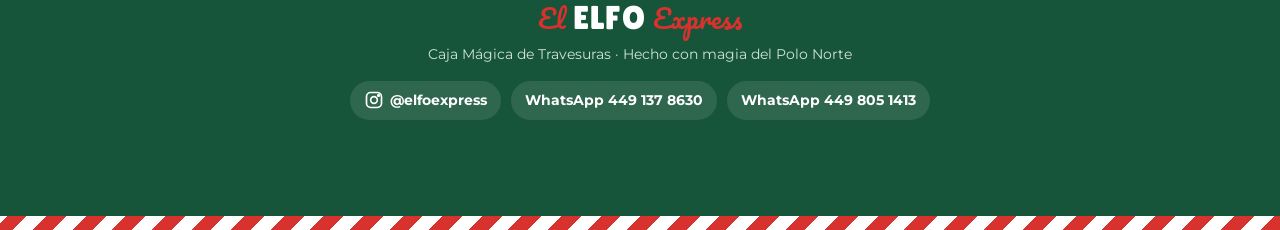
<file: galeria.html>
<!doctype html>
<html lang="es">
<head>
<meta charset="utf-8">
<meta name="viewport" content="width=device-width, initial-scale=1">
<title>Galería · El Elfo Express</title>
<meta name="description" content="El Elfo Express: la caja con todo lo necesario para las travesuras de tu elfo de Navidad, con videos paso a paso.">
<link rel="preconnect" href="https://fonts.googleapis.com">
<link rel="preconnect" href="https://fonts.gstatic.com" crossorigin>
<link href="https://fonts.googleapis.com/css2?family=Lilita+One&family=Montserrat:wght@400;600;700&family=Pacifico&display=swap" rel="stylesheet">
<link rel="stylesheet" href="estilos.css">
</head>
<body>
<div class="rayas"></div>
<header>
  <div class="barra">
    <a class="marca" href="index.html"><span class="p">El </span><span class="l">ELFO</span><span class="p"> Express</span></a>
    <nav>
      <a href="index.html#inicio" data-sec="inicio">Inicio</a>
      <a href="bromas.html" data-sec="bromas">Travesuras</a>
      <a href="galeria.html" data-sec="galeria" class="activo">Galería</a>
      <a href="tienda.html" data-sec="tienda">Tienda</a>
      <a href="juegos.html" data-sec="juegos">Juegos</a>
    </nav>
  </div>
</header>

<main>
<!-- ================= SECCIÓN 3: GALERÍA ================= -->
<section id="galeria">
  <div class="wrap">
    <div class="centro">
      <span class="sub">Conoce a nuestro elfo</span>
      <h2>Galería</h2>
      <p class="intro">Fotos, ilustraciones y caricaturas de nuestro elfo travieso.</p>
    </div>
    <div class="carrusel-bloque">
      <div class="carrusel-tit"><h3>Caricaturas</h3><span>Escoge una para ver con tus hijos 🎬</span></div>
      <div class="cf" id="cf" tabindex="0" aria-roledescription="carrusel" aria-label="Caricaturas">
        <div class="cf-pista" id="cf-pista"></div>
        <div class="cf-nav">
          <button class="cf-btn" type="button" id="cf-ant" aria-label="Anterior"><svg width="22" height="22" viewBox="0 0 24 24"><path d="M15 5l-7 7 7 7" stroke="currentColor" stroke-width="2.6" fill="none" stroke-linecap="round" stroke-linejoin="round"/></svg></button>
          <div class="cf-puntos" id="cf-puntos"></div>
          <button class="cf-btn" type="button" id="cf-sig" aria-label="Siguiente"><svg width="22" height="22" viewBox="0 0 24 24"><path d="M9 5l7 7-7 7" stroke="currentColor" stroke-width="2.6" fill="none" stroke-linecap="round" stroke-linejoin="round"/></svg></button>
        </div>
      </div>
    </div>
    <div class="carrusel-bloque">
      <div class="carrusel-tit"><h3>Fotos e ilustraciones</h3><span>Desliza para ver más 👉</span></div>
      <div class="carrusel-wrap">
        <button class="flecha izq" type="button" data-dir="-1" data-target="car-fotos" aria-label="Anterior">‹</button>
        <div class="carrusel" id="car-fotos"></div>
        <button class="flecha der" type="button" data-dir="1" data-target="car-fotos" aria-label="Siguiente">›</button>
      </div>
    </div>
  </section>
</main>
<footer>
  <a class="marca" href="index.html"><span class="p">El </span><span class="l">ELFO</span><span class="p"> Express</span></a>
  <p>Caja Mágica de Travesuras · Hecho con magia del Polo Norte</p>
  <div class="redes">
    <a href="https://www.instagram.com/elfoexpress" target="_blank" rel="noopener"><svg width="20" height="20" viewBox="0 0 24 24" fill="none" stroke="currentColor" stroke-width="2"><rect x="3" y="3" width="18" height="18" rx="5"/><circle cx="12" cy="12" r="4"/><circle cx="17.5" cy="6.5" r="1" fill="currentColor"/></svg> @elfoexpress</a>
    <a href="https://wa.me/524491378630?text=Hola%2C%20me%20interesa%20adquirir%20una%20Caja%20M%C3%A1gica%20%F0%9F%8E%84" target="_blank" rel="noopener">WhatsApp 449 137 8630</a>
    <a href="https://wa.me/524498051413?text=Hola%2C%20me%20interesa%20adquirir%20una%20Caja%20M%C3%A1gica%20%F0%9F%8E%84" target="_blank" rel="noopener">WhatsApp 449 805 1413</a>
  </div>
</footer>
<div class="rayas"></div>

<div class="modal" id="modal" role="dialog" aria-modal="true" aria-label="Detalle">
  <div class="caja"><button class="cerrar" id="cerrar" aria-label="Cerrar">×</button><div class="cuerpo" id="modal-cuerpo"></div></div>
</div>

<script>
/* ============ CONFIGURACIÓN (edita aquí) ============ */
// Tu número de WhatsApp con lada de país, sin espacios. Ejemplo: "5218112345678"
const WHATSAPP = "524491378630";
const WHATSAPP_2 = "524498051413";
const INSTAGRAM = "https://www.instagram.com/elfoexpress";
const MENSAJE = "Hola, me interesa adquirir una Caja Mágica 🎄";
// Código mágico (el mismo de la hoja de Travesuras). Las caricaturas con  codigo:true  lo piden.
const CODIGO = "MAGIA2026";

// GALERÍA: tipo "img" o "video". Agrega aquí tus fotos y videos nuevos.
// Para que una caricatura pida el código mágico, agrégale  codigo:true
const GALERIA = [
  {tipo:"video", src:"videos/galeria/caricatura-tirolesa.mp4", poster:"img/galeria/poster-caricatura-tirolesa.jpg", titulo:"Caricatura: la gran tirolesa", desc:"Nuestro elfo se lanza por la tirolesa más divertida de la casa."},
  {tipo:"img", src:"img/galeria/elfo-bailando.png", titulo:"¡A bailar!", png:true},
  {tipo:"video", src:"videos/galeria/llegada.mp4", poster:"img/galeria/poster-llegada.jpg", titulo:"La llegada del elfo", desc:"Así llega tu elfo desde el Polo Norte para empezar la magia."},
  {tipo:"img", src:"img/galeria/elfo-broma.png", titulo:"¡Shh! Una travesura", png:true},
  {tipo:"video", src:"videos/galeria/travesuras.mp4", poster:"img/galeria/poster-travesuras.jpg", titulo:"Mientras todos duermen…", desc:"Lo que pasa de noche, cuando nadie lo está viendo."},
  {tipo:"img", src:"img/galeria/el-elfo-express-sentado-sin-fondo.png", titulo:"Hora de la galleta", png:true},
  {tipo:"video", src:"videos/galeria/tirolesa.mp4", poster:"img/galeria/poster-tirolesa.jpg", titulo:"Tirolesa", desc:"Una de las travesuras favoritas de la Caja Mágica."},
  {tipo:"img", src:"img/galeria/elfo-jugando.png", titulo:"Malabares navideños", png:true},
  {tipo:"video", src:"videos/galeria/pica-pica.mp4", poster:"img/galeria/poster-pica-pica.jpg", titulo:"¡Pica, pica!", desc:"Una travesura que hará reír a toda la familia.", codigo:true},
  {tipo:"img", src:"img/galeria/elfo-comiendo.png", titulo:"Leche y galletas", png:true},
  {tipo:"video", src:"videos/galeria/reel.mp4", poster:"img/galeria/poster-reel.jpg", titulo:"¡Llegan las travesuras!", desc:"Conoce la Caja Mágica de Travesuras."},
  {tipo:"video", src:"videos/galeria/en-camino.mp4", poster:"img/galeria/poster-en-camino.jpg", titulo:"Elfo en camino", desc:"Tu elfo ya viene desde el Polo Norte… ¿está lista tu casa?"},
  {tipo:"video", src:"videos/galeria/inspector.mp4", poster:"img/galeria/poster-inspector.jpg", titulo:"Elfo inspector", desc:"Lupa en mano, revisa que todo esté listo para la Navidad."},
  {tipo:"video", src:"videos/galeria/despensa.mp4", poster:"img/galeria/poster-despensa.jpg", titulo:"Buscando en la despensa", desc:"¿Qué andará buscando este elfo tan curioso?"},
  {tipo:"video", src:"videos/galeria/moto.mp4", poster:"img/galeria/poster-moto.jpg", titulo:"Elfo en moto", desc:"¡A toda velocidad para llegar a tiempo!"},
  {tipo:"img", src:"img/galeria/el-elfo-express-sin-fondo.png", titulo:"Con su caja mágica", png:true},
];
const PLAY='<svg width="18" height="18" viewBox="0 0 24 24"><path d="M7 4l13 8-13 8z" fill="#fff"/></svg>';
const PLAY_G='<svg width="30" height="30" viewBox="0 0 24 24"><path d="M7 4l13 8-13 8z" fill="#fff"/></svg>';
const esc=s=>String(s).replace(/[&<>"]/g,c=>({"&":"&amp;","<":"&lt;",">":"&gt;",'"':"&quot;"}[c]));

// WhatsApp
document.querySelectorAll(".js-whatsapp").forEach(a=>{
  if(WHATSAPP){a.href="https://wa.me/"+WHATSAPP+"?text="+encodeURIComponent(MENSAJE);a.target="_blank";a.rel="noopener";}
  else a.href="#precios";
});

// Galería en carruseles
function tarjetaGal(g){
  const el=document.createElement(g.tipo==="hueco"?"div":"button");
  if(g.tipo==="hueco"){el.className="slide hueco";el.textContent=g.titulo;return el;}
  el.type="button"; el.className="slide"+(g.tipo==="video"?" es-video":"")+(g.png?" png":"");
  if(g.tipo==="video") el.innerHTML=`<div class="marco"><img src="${g.poster}" alt="" loading="lazy"><span class="play"><span>${PLAY_G}</span></span></div><div class="cap">${esc(g.titulo)}</div>`;
  else el.innerHTML=`<div class="marco"><img src="${g.src}" alt="${esc(g.titulo)}" loading="lazy"></div><div class="cap">${esc(g.titulo)}</div>`;
  el.addEventListener("click",()=>abrirGaleria(g));
  return el;
}
const carF=document.getElementById("car-fotos");
// Código mágico
const CANDADO='<svg width="16" height="16" viewBox="0 0 24 24" aria-hidden="true"><rect x="4" y="10" width="16" height="11" rx="3" fill="currentColor"/><path d="M8 10V7a4 4 0 0 1 8 0v3" stroke="currentColor" stroke-width="2.6" fill="none"/></svg>';
const limpiar=t=>String(t).trim().toUpperCase().replace(/\s+/g,"");
// El código se pide CADA vez que se abre la página (no se guarda en el celular)
try{localStorage.removeItem("elfo-codigo");localStorage.removeItem("elfo-codigo-regalo");}catch(e){}
let entro=false;
// Si regresan con el botón "atrás", se vuelve a cargar para pedir el código otra vez
window.addEventListener("pageshow",e=>{if(e.persisted)location.reload();});
function abiertas(){return entro;}
function marcarAbiertas(){ if(abiertas()) document.querySelectorAll(".cf-lock").forEach(l=>l.remove()); }
function pedirCodigo(g){
  cuerpo.innerHTML=`<form class="cod-form" autocomplete="off">
    <img src="img/elfo-caja.png" alt="">
    <span class="etiqueta">Solo para familias con su caja</span>
    <h2>¡Caricatura secreta!</h2>
    <p>Escribe el código mágico que viene en tu caja para ver «${esc(g.titulo)}».</p>
    <label for="codigo-g" class="sr">Código mágico</label>
    <input id="codigo-g" type="text" autocomplete="off" placeholder="Tu código" required>
    <button class="btn btn-rojo" type="submit">Ver caricatura</button>
    <p class="error" role="alert"></p>
    <p class="ayuda">¿No tienes tu caja? <a href="index.html#precios">Aparta la tuya aquí</a></p>
  </form>`;
  abrir("foto-modal");
  const f=cuerpo.querySelector("form"), inp=f.querySelector("input");
  setTimeout(()=>inp.focus(),50);
  f.addEventListener("submit",e=>{
    e.preventDefault();
    const v=limpiar(inp.value);
    if(v===limpiar(CODIGO)){ entro=true; marcarAbiertas(); abrirGaleria(g); }
    else f.querySelector(".error").textContent="Ese código no es correcto. Revísalo en tu caja e inténtalo otra vez.";
  });
}

// Caricaturas: carrusel con la del centro grande
const VIDEOS=GALERIA.filter(g=>g.tipo==="video");
const pista=document.getElementById("cf-pista"), puntos=document.getElementById("cf-puntos");
let actual=0;
const slides=VIDEOS.map((g,i)=>{
  const b=document.createElement("button");b.type="button";b.className="cf-slide";
  b.innerHTML=`<img src="${g.poster}" alt="" loading="lazy"><span class="play"><span>${PLAY_G}</span></span>${g.codigo?`<span class="cf-lock">${CANDADO} Con código mágico</span>`:""}<div class="cf-cap"><b>${esc(g.titulo)}</b>${g.desc?`<span>${esc(g.desc)}</span>`:""}</div>`;
  b.addEventListener("click",()=>{ if(i===actual) (g.codigo&&!abiertas()?pedirCodigo(g):abrirGaleria(g)); else ir(i); });
  pista.appendChild(b);
  const d=document.createElement("button");d.type="button";d.setAttribute("aria-label","Ver "+g.titulo);
  d.addEventListener("click",()=>ir(i));puntos.appendChild(d);
  return b;
});
function ir(n){
  const N=slides.length; actual=(n+N)%N;
  slides.forEach((el,i)=>{
    let d=i-actual; if(d>N/2)d-=N; if(d<-N/2)d+=N;
    el.style.setProperty("--d",d); el.style.setProperty("--ad",Math.abs(d));
    el.classList.toggle("activa",d===0); el.classList.toggle("oculta",Math.abs(d)>1);
    el.tabIndex=d===0?0:-1; el.setAttribute("aria-hidden",d===0?"false":"true");
  });
  [...puntos.children].forEach((p,i)=>p.classList.toggle("activo",i===actual));
}
document.getElementById("cf-ant").onclick=()=>ir(actual-1);
document.getElementById("cf-sig").onclick=()=>ir(actual+1);
const cf=document.getElementById("cf");
cf.addEventListener("keydown",e=>{if(e.key==="ArrowLeft")ir(actual-1);if(e.key==="ArrowRight")ir(actual+1);});
let x0=null;
pista.addEventListener("touchstart",e=>{x0=e.touches[0].clientX;},{passive:true});
pista.addEventListener("touchend",e=>{if(x0===null)return;const dx=e.changedTouches[0].clientX-x0;if(Math.abs(dx)>40)ir(actual+(dx<0?1:-1));x0=null;});
ir(0);
marcarAbiertas();
GALERIA.filter(g=>g.tipo!=="video").forEach(g=>carF.appendChild(tarjetaGal(g)));
document.querySelectorAll(".flecha").forEach(b=>b.addEventListener("click",()=>{
  const c=document.getElementById(b.dataset.target);
  c.scrollBy({left:Number(b.dataset.dir)*c.clientWidth*0.8,behavior:"smooth"});
}));

// Modal
const modal=document.getElementById("modal"), cuerpo=document.getElementById("modal-cuerpo");
function abrir(clase){modal.className="modal abierto "+(clase||"");document.body.style.overflow="hidden";document.getElementById("cerrar").focus();}
function cerrar(){modal.className="modal";cuerpo.innerHTML="";document.body.style.overflow="";}
document.getElementById("cerrar").onclick=cerrar;
modal.addEventListener("click",e=>{if(e.target===modal)cerrar();});
document.addEventListener("keydown",e=>{if(e.key==="Escape")cerrar();});

function abrirGaleria(g){
  cuerpo.innerHTML = g.tipo==="video"
    ? `<div class="video"><video src="${g.src}" poster="${g.poster}" controls playsinline autoplay></video></div>`
    : `<img src="${g.src}" alt="${esc(g.titulo)}" style="margin:0 auto;max-height:78vh">`;
  abrir(g.tipo==="video"?"solo":"foto-modal");
}

</script>
</body>
</html>
</file>
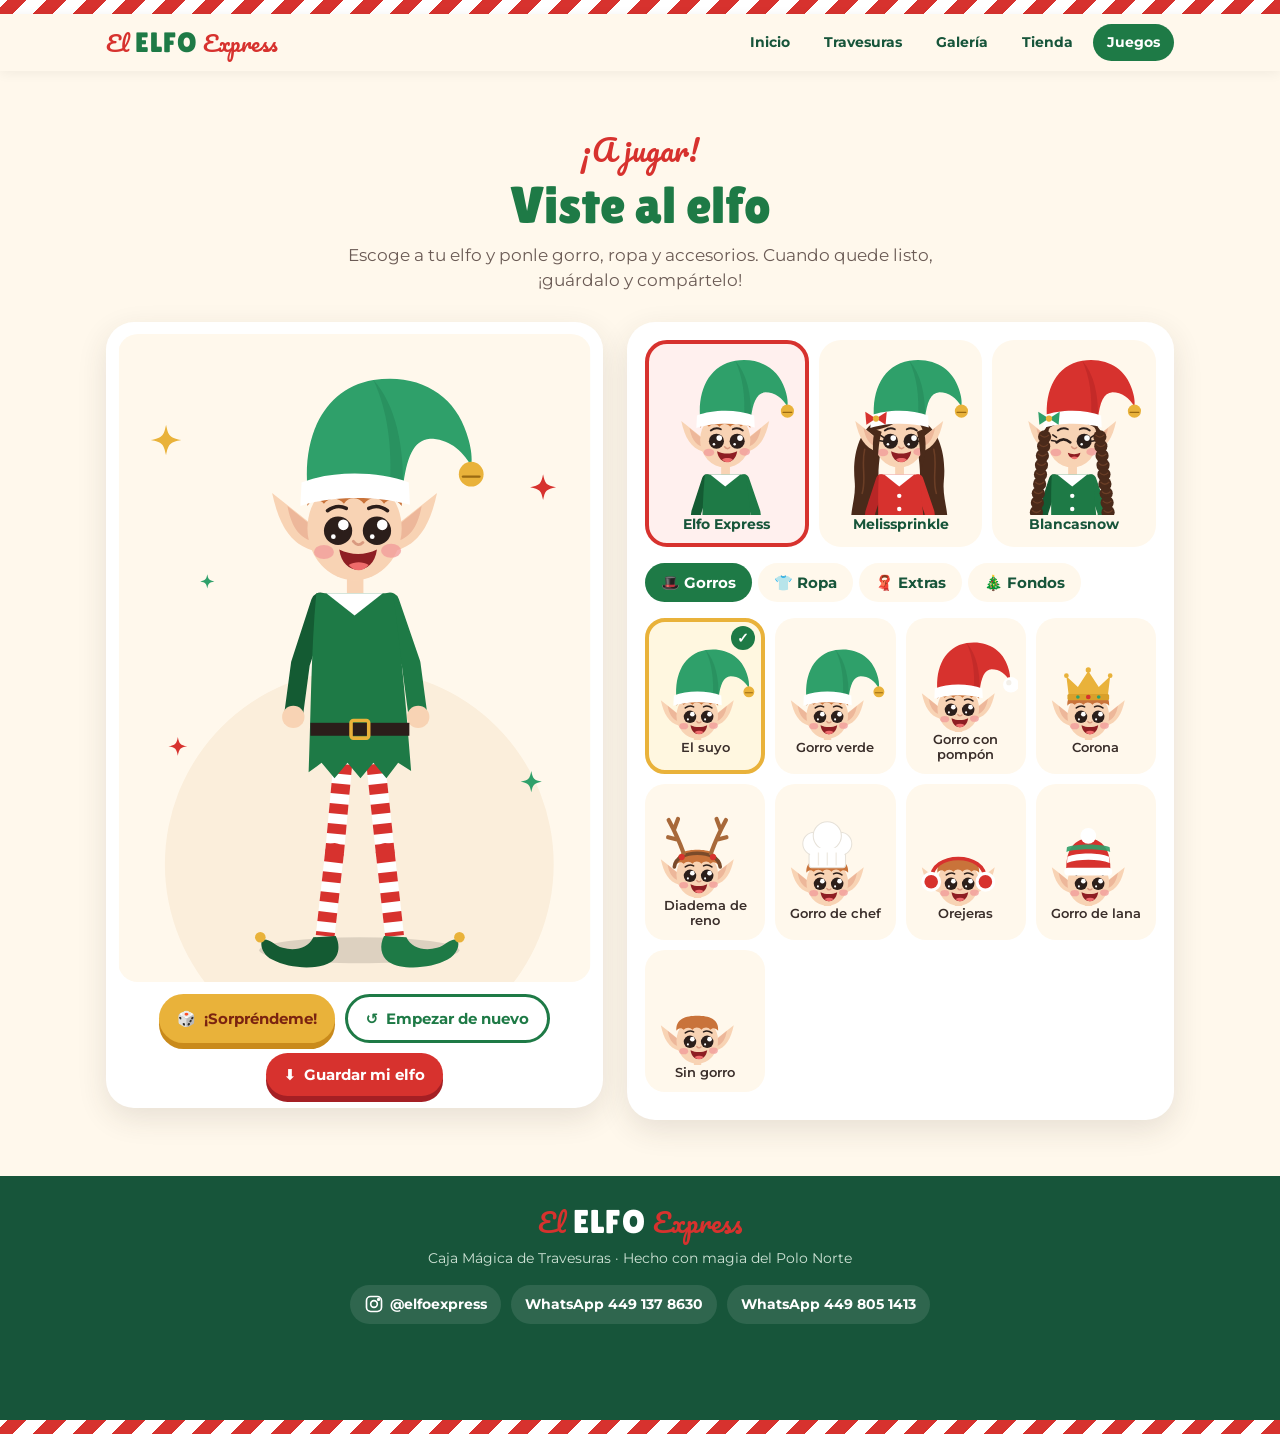
<file: juegos.html>
<!doctype html>
<html lang="es">
<head>
<meta charset="utf-8">
<meta name="viewport" content="width=device-width, initial-scale=1">
<title>Viste al elfo · El Elfo Express</title>
<meta name="description" content="Juego gratis para niños: escoge a tu elfo y vístelo con gorros, ropa y accesorios navideños. De El Elfo Express.">
<link rel="preconnect" href="https://fonts.googleapis.com">
<link rel="preconnect" href="https://fonts.gstatic.com" crossorigin>
<link href="https://fonts.googleapis.com/css2?family=Lilita+One&family=Montserrat:wght@400;600;700&family=Pacifico&display=swap" rel="stylesheet">
<link rel="stylesheet" href="estilos.css">
<style>
.juego{display:grid;grid-template-columns:minmax(0,1fr) minmax(0,1.1fr);gap:24px;align-items:start}
.escenario{position:sticky;top:80px;background:#fff;border-radius:28px;box-shadow:var(--sombra);padding:12px}
.escenario svg{display:block;width:100%;height:auto;max-height:72vh;border-radius:20px}
.acciones-j{display:flex;flex-wrap:wrap;gap:10px;justify-content:center;margin-top:12px}
.acciones-j .btn{padding:12px 18px;font-size:15px}
.panel{background:#fff;border-radius:28px;box-shadow:var(--sombra);padding:18px}
.quien{display:grid;grid-template-columns:repeat(3,1fr);gap:10px;margin-bottom:16px}
.quien button{border:4px solid transparent;background:var(--crema);border-radius:22px;padding:8px 4px 10px;cursor:pointer;font:700 14px Montserrat,sans-serif;color:var(--verde-osc);transition:transform .15s}
.quien button svg{width:100%;height:auto;display:block}
.quien button.on{border-color:var(--rojo);background:#FFF0EE}
.quien button:hover{transform:translateY(-2px)}
.tabs{display:flex;gap:6px;overflow-x:auto;padding-bottom:4px;margin-bottom:12px}
.tabs button{flex:0 0 auto;border:0;border-radius:999px;padding:10px 16px;font:700 15px Montserrat,sans-serif;background:var(--crema);color:var(--verde-osc);cursor:pointer}
.tabs button.on{background:var(--verde);color:#fff}
.items{display:grid;grid-template-columns:repeat(auto-fill,minmax(96px,1fr));gap:10px}
.items button{position:relative;border:4px solid transparent;background:var(--crema);border-radius:20px;padding:6px 4px 8px;cursor:pointer;font:600 12.5px Montserrat,sans-serif;color:var(--tinta);line-height:1.2;transition:transform .15s}
.items button svg{width:100%;height:auto;display:block;aspect-ratio:1}
.items button.on{border-color:var(--dorado);background:#FFF7E0}
.items button.on::after{content:"✓";position:absolute;top:4px;right:6px;width:24px;height:24px;border-radius:50%;background:var(--verde);color:#fff;font-size:14px;line-height:24px}
.items button:hover{transform:translateY(-2px)}
.quien button:focus-visible,.items button:focus-visible,.tabs button:focus-visible{outline:3px solid var(--rojo);outline-offset:2px}
.acciones-j .sm{display:none}
.pista{color:var(--suave);font-size:14px;margin:10px 2px 0;text-align:center}
@media (max-width:820px){
  .juego{grid-template-columns:minmax(0,1fr);gap:14px}
  .escenario{top:84px;z-index:5;padding:8px;border-radius:22px}
  .escenario svg{max-height:40vh;width:auto;margin:0 auto}
  .acciones-j{gap:6px;margin-top:8px;flex-wrap:nowrap}
  .acciones-j .btn{flex:1 1 0;justify-content:center;padding:10px 6px;font-size:13.5px;box-shadow:none;white-space:nowrap;gap:4px}
  .acciones-j .lg{display:none} .acciones-j .sm{display:inline}
}
@media (max-width:420px){ .items{grid-template-columns:repeat(3,1fr)} }
</style>
</head>
<body>
<div class="rayas"></div>
<header>
  <div class="barra">
    <a class="marca" href="index.html"><span class="p">El </span><span class="l">ELFO</span><span class="p"> Express</span></a>
    <nav>
      <a href="index.html#inicio" data-sec="inicio">Inicio</a>
      <a href="bromas.html" data-sec="bromas">Travesuras</a>
      <a href="galeria.html" data-sec="galeria">Galería</a>
      <a href="tienda.html" data-sec="tienda">Tienda</a>
      <a href="juegos.html" data-sec="juegos" class="activo">Juegos</a>
    </nav>
  </div>
</header>

<main>
<section id="juegos">
  <div class="wrap">
    <div class="centro">
      <span class="sub">¡A jugar!</span>
      <h2>Viste al elfo</h2>
      <p class="intro">Escoge a tu elfo y ponle gorro, ropa y accesorios. Cuando quede listo, ¡guárdalo y compártelo!</p>
    </div>
    <div class="juego">
      <div class="escenario">
        <svg id="lienzo" viewBox="180 0 800 1100" xmlns="http://www.w3.org/2000/svg" role="img" aria-label="Tu elfo"></svg>
        <div class="acciones-j">
          <button class="btn btn-dorado" type="button" id="azar">🎲 <span class="lg">¡Sorpréndeme!</span><span class="sm">Sorpresa</span></button>
          <button class="btn btn-borde" type="button" id="reset">↺ <span class="lg">Empezar de nuevo</span><span class="sm">De nuevo</span></button>
          <button class="btn btn-rojo" type="button" id="guardar">⬇ <span class="lg">Guardar mi elfo</span><span class="sm">Guardar</span></button>
        </div>
      </div>
      <div class="panel">
        <div class="quien" id="quien" role="group" aria-label="Escoge a tu elfo"></div>
        <div class="tabs" id="tabs" role="tablist"></div>
        <div class="items" id="items"></div>
        <p class="pista" id="pista"></p>
      </div>
    </div>
  </div>
</section>
</main>
<footer>
  <a class="marca" href="index.html"><span class="p">El </span><span class="l">ELFO</span><span class="p"> Express</span></a>
  <p>Caja Mágica de Travesuras · Hecho con magia del Polo Norte</p>
  <div class="redes">
    <a href="https://www.instagram.com/elfoexpress" target="_blank" rel="noopener"><svg width="20" height="20" viewBox="0 0 24 24" fill="none" stroke="currentColor" stroke-width="2"><rect x="3" y="3" width="18" height="18" rx="5"/><circle cx="12" cy="12" r="4"/><circle cx="17.5" cy="6.5" r="1" fill="currentColor"/></svg> @elfoexpress</a>
    <a href="https://wa.me/524491378630?text=Hola%2C%20me%20interesa%20adquirir%20una%20Caja%20M%C3%A1gica%20%F0%9F%8E%84" target="_blank" rel="noopener">WhatsApp 449 137 8630</a>
    <a href="https://wa.me/524498051413?text=Hola%2C%20me%20interesa%20adquirir%20una%20Caja%20M%C3%A1gica%20%F0%9F%8E%84" target="_blank" rel="noopener">WhatsApp 449 805 1413</a>
  </div>
</footer>
<div class="rayas"></div>

<script>
const D={"chars": {"elfo": {"nombre": "Elfo Express", "back": "", "legs": "<g transform=\"translate(560,730) rotate(5.3)\"><rect x=\"-16.0\" y=\"0\" width=\"32\" height=\"150.7\" fill=\"#fff\"/><rect x=\"-16.0\" y=\"0\" width=\"32\" height=\"17.0\" fill=\"#D7322E\"/><rect x=\"-16.0\" y=\"34\" width=\"32\" height=\"17.0\" fill=\"#D7322E\"/><rect x=\"-16.0\" y=\"68\" width=\"32\" height=\"17.0\" fill=\"#D7322E\"/><rect x=\"-16.0\" y=\"102\" width=\"32\" height=\"17.0\" fill=\"#D7322E\"/><rect x=\"-16.0\" y=\"136\" width=\"32\" height=\"14.7\" fill=\"#D7322E\"/></g><g transform=\"translate(546,880) rotate(6.4)\"><rect x=\"-16.0\" y=\"0\" width=\"32\" height=\"142.9\" fill=\"#fff\"/><rect x=\"-16.0\" y=\"0\" width=\"32\" height=\"17.0\" fill=\"#D7322E\"/><rect x=\"-16.0\" y=\"34\" width=\"32\" height=\"17.0\" fill=\"#D7322E\"/><rect x=\"-16.0\" y=\"68\" width=\"32\" height=\"17.0\" fill=\"#D7322E\"/><rect x=\"-16.0\" y=\"102\" width=\"32\" height=\"17.0\" fill=\"#D7322E\"/><rect x=\"-16.0\" y=\"136\" width=\"32\" height=\"6.9\" fill=\"#D7322E\"/></g><circle cx=\"546\" cy=\"880\" r=\"16\" fill=\"#D7322E\"/><g transform=\"translate(530,1030) rotate(0) scale(-1,1)\"><path d=\"M-18 -8 L20 -6 C28 12 50 18 72 12 C86 8 94 -4 106 -2 C112 6 106 24 90 32 C60 48 12 50 -10 36 C-24 26 -26 8 -18 -8Z\" fill=\"#145B33\"/><circle cx=\"110\" cy=\"-6\" r=\"9\" fill=\"#E9B23A\"/></g><g transform=\"translate(616,730) rotate(-6.1)\"><rect x=\"-16.0\" y=\"0\" width=\"32\" height=\"150.9\" fill=\"#fff\"/><rect x=\"-16.0\" y=\"0\" width=\"32\" height=\"17.0\" fill=\"#D7322E\"/><rect x=\"-16.0\" y=\"34\" width=\"32\" height=\"17.0\" fill=\"#D7322E\"/><rect x=\"-16.0\" y=\"68\" width=\"32\" height=\"17.0\" fill=\"#D7322E\"/><rect x=\"-16.0\" y=\"102\" width=\"32\" height=\"17.0\" fill=\"#D7322E\"/><rect x=\"-16.0\" y=\"136\" width=\"32\" height=\"14.9\" fill=\"#D7322E\"/></g><g transform=\"translate(632,880) rotate(-6.4)\"><rect x=\"-16.0\" y=\"0\" width=\"32\" height=\"142.9\" fill=\"#fff\"/><rect x=\"-16.0\" y=\"0\" width=\"32\" height=\"17.0\" fill=\"#D7322E\"/><rect x=\"-16.0\" y=\"34\" width=\"32\" height=\"17.0\" fill=\"#D7322E\"/><rect x=\"-16.0\" y=\"68\" width=\"32\" height=\"17.0\" fill=\"#D7322E\"/><rect x=\"-16.0\" y=\"102\" width=\"32\" height=\"17.0\" fill=\"#D7322E\"/><rect x=\"-16.0\" y=\"136\" width=\"32\" height=\"6.9\" fill=\"#D7322E\"/></g><circle cx=\"632\" cy=\"880\" r=\"16\" fill=\"#D7322E\"/><g transform=\"translate(648,1030) rotate(0) scale(1,1)\"><path d=\"M-18 -8 L20 -6 C28 12 50 18 72 12 C86 8 94 -4 106 -2 C112 6 106 24 90 32 C60 48 12 50 -10 36 C-24 26 -26 8 -18 -8Z\" fill=\"#1E7A46\"/><circle cx=\"110\" cy=\"-6\" r=\"9\" fill=\"#E9B23A\"/></g>", "face": "<path d=\"M506 322 L440 270 C452 324 470 356 510 368 Z\" fill=\"#F8D3B4\"/>\n<path d=\"M508 326 L466 292 C472 322 482 344 508 352 Z\" fill=\"#EDB79A\"/>\n<path d=\"M654 322 L720 270 C708 324 690 356 650 368 Z\" fill=\"#F8D3B4\"/>\n<path d=\"M652 326 L694 292 C688 322 678 344 652 352 Z\" fill=\"#EDB79A\"/>\n<ellipse cx=\"580\" cy=\"330\" rx=\"80\" ry=\"88\" fill=\"#F8D3B4\"/>\n<circle cx=\"552\" cy=\"334\" r=\"24\" fill=\"#2B1E1A\"/><circle cx=\"618\" cy=\"334\" r=\"24\" fill=\"#2B1E1A\"/>\n<circle cx=\"561\" cy=\"324\" r=\"9\" fill=\"#fff\"/><circle cx=\"627\" cy=\"324\" r=\"9\" fill=\"#fff\"/><circle cx=\"544\" cy=\"344\" r=\"4\" fill=\"#fff\"/><circle cx=\"610\" cy=\"344\" r=\"4\" fill=\"#fff\"/>\n<path d=\"M534 300 Q550 288 566 296\" stroke=\"#2B1E1A\" stroke-width=\"6\" fill=\"none\" stroke-linecap=\"round\"/>\n<path d=\"M604 296 Q620 288 636 300\" stroke=\"#2B1E1A\" stroke-width=\"6\" fill=\"none\" stroke-linecap=\"round\"/>\n<ellipse cx=\"528\" cy=\"370\" rx=\"17\" ry=\"12\" fill=\"#F19A9A\" opacity=\".75\"/><ellipse cx=\"642\" cy=\"368\" rx=\"17\" ry=\"12\" fill=\"#F19A9A\" opacity=\".75\"/>\n<path d=\"M578 352 q8 10 16 2\" stroke=\"#D99A80\" stroke-width=\"5\" fill=\"none\" stroke-linecap=\"round\"/>\n<path d=\"M554 366 C560 412 612 412 618 366 C598 376 574 376 554 366Z\" fill=\"#8E1E23\"/>\n<path d=\"M570 392 C580 404 594 404 604 392 C594 386 580 386 570 392Z\" fill=\"#EE6B6B\"/>\n<path d=\"M500 292 C496 246 536 234 580 234 C624 234 664 246 660 292 C652 280 638 278 630 288 C622 276 606 276 596 288 C586 276 570 276 562 288 C552 276 536 278 528 288 C520 278 506 280 500 292Z\" fill=\"#C9733A\"/>", "front": "", "hat": "<path d=\"M500 262 C492 170 530 92 612 78 C690 66 750 104 770 168 C778 192 780 208 778 224 C762 196 738 178 708 178 C680 180 668 210 662 262 Z\" fill=\"#2FA06A\"/>\n<path d=\"M612 78 C650 120 664 190 662 262 L640 262 C644 190 636 130 612 78Z\" fill=\"#26895A\" opacity=\".6\"/>\n<circle cx=\"778\" cy=\"238\" r=\"21\" fill=\"#E9B23A\"/><path d=\"M764 242 h28\" stroke=\"#9A6A12\" stroke-width=\"4\" stroke-linecap=\"round\"/>\n<path d=\"M490 252 C540 232 620 232 672 252 L674 290 C620 274 540 274 488 292 Z\" fill=\"#fff\"/>\n", "outfit": "<rect x=\"567\" y=\"400\" width=\"28\" height=\"44\" fill=\"#F8D3B4\"/><path d=\"M522 455 L488 560 L476 650\" stroke=\"#145B33\" stroke-width=\"32\" stroke-linecap=\"round\" stroke-linejoin=\"round\" fill=\"none\"/><circle cx=\"476\" cy=\"650\" r=\"19\" fill=\"#F8D3B4\"/><path d=\"M640 455 L676 560 L688 650\" stroke=\"#1E7A46\" stroke-width=\"32\" stroke-linecap=\"round\" stroke-linejoin=\"round\" fill=\"none\"/><circle cx=\"688\" cy=\"650\" r=\"19\" fill=\"#F8D3B4\"/><path d=\"M515 440 L645 440 C660 540 668 640 676 742 L654 728 L634 754 L612 728 L590 754 L568 728 L546 754 L524 728 L502 744 C506 640 506 540 515 440Z\" fill=\"#1E7A46\"/>\n<rect x=\"505\" y=\"660\" width=\"168\" height=\"22\" fill=\"#2B1E1A\"/><rect x=\"574\" y=\"656\" width=\"30\" height=\"30\" rx=\"4\" fill=\"none\" stroke=\"#E9B23A\" stroke-width=\"6\"/>\n<path d=\"M532 440 L580 478 L628 440 Z\" fill=\"#fff\"/>"}, "meli": {"nombre": "Melissprinkle", "back": "<path d=\"M506 270 C452 300 430 380 438 460 C444 520 418 560 430 610 C440 650 470 668 520 660 C510 600 530 560 518 500 C508 440 516 360 540 300Z\" fill=\"#4A2A1A\"/><path d=\"M470 360 C458 410 476 450 462 500 M486 520 C478 560 494 600 480 640\" stroke=\"#6B3E26\" stroke-width=\"5\" fill=\"none\" stroke-linecap=\"round\"/><path d=\"M654 270 C708 300 730 380 722 460 C716 520 742 560 730 610 C720 650 690 668 640 660 C650 600 630 560 642 500 C652 440 644 360 620 300Z\" fill=\"#4A2A1A\"/><path d=\"M690 360 C702 410 684 450 698 500 M674 520 C682 560 666 600 680 640\" stroke=\"#6B3E26\" stroke-width=\"5\" fill=\"none\" stroke-linecap=\"round\"/>", "legs": "<g transform=\"translate(560,730) rotate(5.3)\"><rect x=\"-16.0\" y=\"0\" width=\"32\" height=\"150.7\" fill=\"#fff\"/><rect x=\"-16.0\" y=\"0\" width=\"32\" height=\"17.0\" fill=\"#D7322E\"/><rect x=\"-16.0\" y=\"34\" width=\"32\" height=\"17.0\" fill=\"#D7322E\"/><rect x=\"-16.0\" y=\"68\" width=\"32\" height=\"17.0\" fill=\"#D7322E\"/><rect x=\"-16.0\" y=\"102\" width=\"32\" height=\"17.0\" fill=\"#D7322E\"/><rect x=\"-16.0\" y=\"136\" width=\"32\" height=\"14.7\" fill=\"#D7322E\"/></g><g transform=\"translate(546,880) rotate(6.4)\"><rect x=\"-16.0\" y=\"0\" width=\"32\" height=\"142.9\" fill=\"#fff\"/><rect x=\"-16.0\" y=\"0\" width=\"32\" height=\"17.0\" fill=\"#D7322E\"/><rect x=\"-16.0\" y=\"34\" width=\"32\" height=\"17.0\" fill=\"#D7322E\"/><rect x=\"-16.0\" y=\"68\" width=\"32\" height=\"17.0\" fill=\"#D7322E\"/><rect x=\"-16.0\" y=\"102\" width=\"32\" height=\"17.0\" fill=\"#D7322E\"/><rect x=\"-16.0\" y=\"136\" width=\"32\" height=\"6.9\" fill=\"#D7322E\"/></g><circle cx=\"546\" cy=\"880\" r=\"16\" fill=\"#D7322E\"/><g transform=\"translate(530,1030) rotate(0) scale(-1,1)\"><path d=\"M-18 -8 L20 -6 C28 12 50 18 72 12 C86 8 94 -4 106 -2 C112 6 106 24 90 32 C60 48 12 50 -10 36 C-24 26 -26 8 -18 -8Z\" fill=\"#A51F24\"/><circle cx=\"110\" cy=\"-6\" r=\"9\" fill=\"#E9B23A\"/></g><g transform=\"translate(616,730) rotate(-6.1)\"><rect x=\"-16.0\" y=\"0\" width=\"32\" height=\"150.9\" fill=\"#fff\"/><rect x=\"-16.0\" y=\"0\" width=\"32\" height=\"17.0\" fill=\"#D7322E\"/><rect x=\"-16.0\" y=\"34\" width=\"32\" height=\"17.0\" fill=\"#D7322E\"/><rect x=\"-16.0\" y=\"68\" width=\"32\" height=\"17.0\" fill=\"#D7322E\"/><rect x=\"-16.0\" y=\"102\" width=\"32\" height=\"17.0\" fill=\"#D7322E\"/><rect x=\"-16.0\" y=\"136\" width=\"32\" height=\"14.9\" fill=\"#D7322E\"/></g><g transform=\"translate(632,880) rotate(-6.4)\"><rect x=\"-16.0\" y=\"0\" width=\"32\" height=\"142.9\" fill=\"#fff\"/><rect x=\"-16.0\" y=\"0\" width=\"32\" height=\"17.0\" fill=\"#D7322E\"/><rect x=\"-16.0\" y=\"34\" width=\"32\" height=\"17.0\" fill=\"#D7322E\"/><rect x=\"-16.0\" y=\"68\" width=\"32\" height=\"17.0\" fill=\"#D7322E\"/><rect x=\"-16.0\" y=\"102\" width=\"32\" height=\"17.0\" fill=\"#D7322E\"/><rect x=\"-16.0\" y=\"136\" width=\"32\" height=\"6.9\" fill=\"#D7322E\"/></g><circle cx=\"632\" cy=\"880\" r=\"16\" fill=\"#D7322E\"/><g transform=\"translate(648,1030) rotate(0) scale(1,1)\"><path d=\"M-18 -8 L20 -6 C28 12 50 18 72 12 C86 8 94 -4 106 -2 C112 6 106 24 90 32 C60 48 12 50 -10 36 C-24 26 -26 8 -18 -8Z\" fill=\"#1E7A46\"/><circle cx=\"110\" cy=\"-6\" r=\"9\" fill=\"#E9B23A\"/></g>", "face": "<path d=\"M506 322 L440 270 C452 324 470 356 510 368 Z\" fill=\"#F8D3B4\"/>\n<path d=\"M508 326 L466 292 C472 322 482 344 508 352 Z\" fill=\"#EDB79A\"/>\n<path d=\"M654 322 L720 270 C708 324 690 356 650 368 Z\" fill=\"#F8D3B4\"/>\n<path d=\"M652 326 L694 292 C688 322 678 344 652 352 Z\" fill=\"#EDB79A\"/>\n<ellipse cx=\"580\" cy=\"330\" rx=\"80\" ry=\"88\" fill=\"#F8D3B4\"/>\n<circle cx=\"552\" cy=\"334\" r=\"24\" fill=\"#2B1E1A\"/><circle cx=\"618\" cy=\"334\" r=\"24\" fill=\"#2B1E1A\"/>\n<circle cx=\"561\" cy=\"324\" r=\"9\" fill=\"#fff\"/><circle cx=\"627\" cy=\"324\" r=\"9\" fill=\"#fff\"/><circle cx=\"544\" cy=\"344\" r=\"4\" fill=\"#fff\"/><circle cx=\"610\" cy=\"344\" r=\"4\" fill=\"#fff\"/>\n<path d=\"M534 300 Q550 288 566 296\" stroke=\"#2B1E1A\" stroke-width=\"6\" fill=\"none\" stroke-linecap=\"round\"/>\n<path d=\"M604 296 Q620 288 636 300\" stroke=\"#2B1E1A\" stroke-width=\"6\" fill=\"none\" stroke-linecap=\"round\"/>\n<ellipse cx=\"528\" cy=\"370\" rx=\"17\" ry=\"12\" fill=\"#F19A9A\" opacity=\".75\"/><ellipse cx=\"642\" cy=\"368\" rx=\"17\" ry=\"12\" fill=\"#F19A9A\" opacity=\".75\"/>\n<path d=\"M578 352 q8 10 16 2\" stroke=\"#D99A80\" stroke-width=\"5\" fill=\"none\" stroke-linecap=\"round\"/>\n<path d=\"M554 366 C560 412 612 412 618 366 C598 376 574 376 554 366Z\" fill=\"#8E1E23\"/>\n<path d=\"M570 392 C580 404 594 404 604 392 C594 386 580 386 570 392Z\" fill=\"#EE6B6B\"/>\n<path d=\"M498 300 C494 248 536 232 580 232 C626 232 666 250 662 300 C648 276 616 262 586 262 C570 278 540 292 498 300Z\" fill=\"#4A2A1A\"/>", "front": "<g stroke=\"#2B1E1A\" stroke-width=\"5\" stroke-linecap=\"round\"><path d=\"M530 322 l-12 -8\"/><path d=\"M528 334 l-14 -2\"/><path d=\"M640 322 l12 -8\"/><path d=\"M642 334 l14 -2\"/></g><path d=\"M504 296 C492 330 494 380 508 420 C514 390 512 340 524 304Z M656 296 C668 330 666 380 652 420 C646 390 648 340 636 304Z\" fill=\"#4A2A1A\"/>", "hat": "<path d=\"M500 262 C492 170 530 92 612 78 C690 66 750 104 770 168 C778 192 780 208 778 224 C762 196 738 178 708 178 C680 180 668 210 662 262 Z\" fill=\"#2FA06A\"/>\n<path d=\"M612 78 C650 120 664 190 662 262 L640 262 C644 190 636 130 612 78Z\" fill=\"#26895A\" opacity=\".6\"/>\n<circle cx=\"778\" cy=\"238\" r=\"21\" fill=\"#E9B23A\"/><path d=\"M764 242 h28\" stroke=\"#9A6A12\" stroke-width=\"4\" stroke-linecap=\"round\"/>\n<path d=\"M490 252 C540 232 620 232 672 252 L674 290 C620 274 540 274 488 292 Z\" fill=\"#fff\"/>\n<g transform=\"translate(506,262) scale(0.9)\"><path d=\"M0 0 L-38 -24 L-34 22 Z\" fill=\"#D7322E\"/><path d=\"M0 0 L38 -24 L34 22 Z\" fill=\"#D7322E\"/><circle r=\"11\" fill=\"#E9B23A\"/></g>", "outfit": "<rect x=\"567\" y=\"400\" width=\"28\" height=\"44\" fill=\"#F8D3B4\"/><path d=\"M522 455 L488 560 L476 650\" stroke=\"#B82626\" stroke-width=\"32\" stroke-linecap=\"round\" stroke-linejoin=\"round\" fill=\"none\"/><circle cx=\"476\" cy=\"650\" r=\"19\" fill=\"#F8D3B4\"/><path d=\"M640 455 L676 560 L688 650\" stroke=\"#D7322E\" stroke-width=\"32\" stroke-linecap=\"round\" stroke-linejoin=\"round\" fill=\"none\"/><circle cx=\"688\" cy=\"650\" r=\"19\" fill=\"#F8D3B4\"/><path d=\"M515 440 L645 440 C652 520 658 600 666 650 C700 690 722 740 732 790 Q588 816 444 790 C454 740 476 690 510 650 C516 600 510 520 515 440Z\" fill=\"#D7322E\"/><path d=\"M450 778 Q588 806 726 778\" stroke=\"#fff\" stroke-width=\"20\" fill=\"none\" stroke-linecap=\"round\"/><path d=\"M532 440 L580 478 L628 440Z\" fill=\"#fff\"/><rect x=\"508\" y=\"640\" width=\"162\" height=\"20\" rx=\"7\" fill=\"#E9B23A\"/><circle cx=\"580\" cy=\"650\" r=\"10\" fill=\"#A51F24\"/><g fill=\"#fff\"><circle cx=\"580\" cy=\"508\" r=\"7\"/><circle cx=\"580\" cy=\"550\" r=\"7\"/><circle cx=\"580\" cy=\"592\" r=\"7\"/></g>"}, "blanca": {"nombre": "Blancasnow", "back": "<path d=\"M508 280 C480 300 476 340 490 360 L516 330Z M652 280 C680 300 684 340 670 360 L644 330Z\" fill=\"#4A2A1A\"/>", "legs": "<g transform=\"translate(560,730) rotate(5.3)\"><rect x=\"-16.0\" y=\"0\" width=\"32\" height=\"150.7\" fill=\"#fff\"/><rect x=\"-16.0\" y=\"0\" width=\"32\" height=\"17.0\" fill=\"#D7322E\"/><rect x=\"-16.0\" y=\"34\" width=\"32\" height=\"17.0\" fill=\"#D7322E\"/><rect x=\"-16.0\" y=\"68\" width=\"32\" height=\"17.0\" fill=\"#D7322E\"/><rect x=\"-16.0\" y=\"102\" width=\"32\" height=\"17.0\" fill=\"#D7322E\"/><rect x=\"-16.0\" y=\"136\" width=\"32\" height=\"14.7\" fill=\"#D7322E\"/></g><g transform=\"translate(546,880) rotate(6.4)\"><rect x=\"-16.0\" y=\"0\" width=\"32\" height=\"142.9\" fill=\"#fff\"/><rect x=\"-16.0\" y=\"0\" width=\"32\" height=\"17.0\" fill=\"#D7322E\"/><rect x=\"-16.0\" y=\"34\" width=\"32\" height=\"17.0\" fill=\"#D7322E\"/><rect x=\"-16.0\" y=\"68\" width=\"32\" height=\"17.0\" fill=\"#D7322E\"/><rect x=\"-16.0\" y=\"102\" width=\"32\" height=\"17.0\" fill=\"#D7322E\"/><rect x=\"-16.0\" y=\"136\" width=\"32\" height=\"6.9\" fill=\"#D7322E\"/></g><circle cx=\"546\" cy=\"880\" r=\"16\" fill=\"#D7322E\"/><g transform=\"translate(530,1030) rotate(0) scale(-1,1)\"><path d=\"M-18 -8 L20 -6 C28 12 50 18 72 12 C86 8 94 -4 106 -2 C112 6 106 24 90 32 C60 48 12 50 -10 36 C-24 26 -26 8 -18 -8Z\" fill=\"#145B33\"/><circle cx=\"110\" cy=\"-6\" r=\"9\" fill=\"#E9B23A\"/></g><g transform=\"translate(616,730) rotate(-6.1)\"><rect x=\"-16.0\" y=\"0\" width=\"32\" height=\"150.9\" fill=\"#fff\"/><rect x=\"-16.0\" y=\"0\" width=\"32\" height=\"17.0\" fill=\"#D7322E\"/><rect x=\"-16.0\" y=\"34\" width=\"32\" height=\"17.0\" fill=\"#D7322E\"/><rect x=\"-16.0\" y=\"68\" width=\"32\" height=\"17.0\" fill=\"#D7322E\"/><rect x=\"-16.0\" y=\"102\" width=\"32\" height=\"17.0\" fill=\"#D7322E\"/><rect x=\"-16.0\" y=\"136\" width=\"32\" height=\"14.9\" fill=\"#D7322E\"/></g><g transform=\"translate(632,880) rotate(-6.4)\"><rect x=\"-16.0\" y=\"0\" width=\"32\" height=\"142.9\" fill=\"#fff\"/><rect x=\"-16.0\" y=\"0\" width=\"32\" height=\"17.0\" fill=\"#D7322E\"/><rect x=\"-16.0\" y=\"34\" width=\"32\" height=\"17.0\" fill=\"#D7322E\"/><rect x=\"-16.0\" y=\"68\" width=\"32\" height=\"17.0\" fill=\"#D7322E\"/><rect x=\"-16.0\" y=\"102\" width=\"32\" height=\"17.0\" fill=\"#D7322E\"/><rect x=\"-16.0\" y=\"136\" width=\"32\" height=\"6.9\" fill=\"#D7322E\"/></g><circle cx=\"632\" cy=\"880\" r=\"16\" fill=\"#D7322E\"/><g transform=\"translate(648,1030) rotate(0) scale(1,1)\"><path d=\"M-18 -8 L20 -6 C28 12 50 18 72 12 C86 8 94 -4 106 -2 C112 6 106 24 90 32 C60 48 12 50 -10 36 C-24 26 -26 8 -18 -8Z\" fill=\"#1E7A46\"/><circle cx=\"110\" cy=\"-6\" r=\"9\" fill=\"#E9B23A\"/></g>", "face": "<path d=\"M506 322 L440 270 C452 324 470 356 510 368 Z\" fill=\"#F8D3B4\"/>\n<path d=\"M508 326 L466 292 C472 322 482 344 508 352 Z\" fill=\"#EDB79A\"/>\n<path d=\"M654 322 L720 270 C708 324 690 356 650 368 Z\" fill=\"#F8D3B4\"/>\n<path d=\"M652 326 L694 292 C688 322 678 344 652 352 Z\" fill=\"#EDB79A\"/>\n<ellipse cx=\"580\" cy=\"330\" rx=\"80\" ry=\"88\" fill=\"#F8D3B4\"/>\n<path d=\"M530 338 Q552 318 574 338\" stroke=\"#2B1E1A\" stroke-width=\"8\" fill=\"none\" stroke-linecap=\"round\"/><circle cx=\"618\" cy=\"334\" r=\"24\" fill=\"#2B1E1A\"/>\n<circle cx=\"627\" cy=\"324\" r=\"9\" fill=\"#fff\"/><circle cx=\"610\" cy=\"344\" r=\"4\" fill=\"#fff\"/>\n<path d=\"M534 300 Q550 288 566 296\" stroke=\"#2B1E1A\" stroke-width=\"6\" fill=\"none\" stroke-linecap=\"round\"/>\n<path d=\"M604 296 Q620 288 636 300\" stroke=\"#2B1E1A\" stroke-width=\"6\" fill=\"none\" stroke-linecap=\"round\"/>\n<ellipse cx=\"528\" cy=\"370\" rx=\"17\" ry=\"12\" fill=\"#F19A9A\" opacity=\".75\"/><ellipse cx=\"642\" cy=\"368\" rx=\"17\" ry=\"12\" fill=\"#F19A9A\" opacity=\".75\"/>\n<path d=\"M578 352 q8 10 16 2\" stroke=\"#D99A80\" stroke-width=\"5\" fill=\"none\" stroke-linecap=\"round\"/>\n<path d=\"M566 371 C570 395 602 395 606 371 C594 377 578 377 566 371Z\" fill=\"#8E1E23\"/>\n<path d=\"M576 386 C582 393 594 393 598 385 C590 382 582 382 576 386Z\" fill=\"#EE6B6B\"/>\n<path d=\"M498 298 C494 248 536 232 580 232 C626 232 666 250 662 298 C640 280 612 272 582 272 C552 272 520 280 498 298Z\" fill=\"#4A2A1A\"/><path d=\"M580 236 L580 270\" stroke=\"#6B3E26\" stroke-width=\"5\" stroke-linecap=\"round\"/>", "front": "<g stroke=\"#2B1E1A\" stroke-width=\"5\" stroke-linecap=\"round\"><path d=\"M530 322 l-12 -8\"/><path d=\"M528 334 l-14 -2\"/><path d=\"M640 322 l12 -8\"/><path d=\"M642 334 l14 -2\"/></g><circle cx=\"492\" cy=\"320\" r=\"21\" fill=\"#4A2A1A\"/><path d=\"M478 314 Q492 328 506 314\" stroke=\"#6B3E26\" stroke-width=\"4\" fill=\"none\"/><circle cx=\"489\" cy=\"350\" r=\"21\" fill=\"#4A2A1A\"/><path d=\"M475 344 Q489 358 503 344\" stroke=\"#6B3E26\" stroke-width=\"4\" fill=\"none\"/><circle cx=\"485\" cy=\"380\" r=\"21\" fill=\"#4A2A1A\"/><path d=\"M471 374 Q485 388 499 374\" stroke=\"#6B3E26\" stroke-width=\"4\" fill=\"none\"/><circle cx=\"482\" cy=\"410\" r=\"21\" fill=\"#4A2A1A\"/><path d=\"M468 404 Q482 418 496 404\" stroke=\"#6B3E26\" stroke-width=\"4\" fill=\"none\"/><circle cx=\"479\" cy=\"440\" r=\"21\" fill=\"#4A2A1A\"/><path d=\"M465 434 Q479 448 493 434\" stroke=\"#6B3E26\" stroke-width=\"4\" fill=\"none\"/><circle cx=\"476\" cy=\"470\" r=\"21\" fill=\"#4A2A1A\"/><path d=\"M462 464 Q476 478 490 464\" stroke=\"#6B3E26\" stroke-width=\"4\" fill=\"none\"/><circle cx=\"472\" cy=\"500\" r=\"21\" fill=\"#4A2A1A\"/><path d=\"M458 494 Q472 508 486 494\" stroke=\"#6B3E26\" stroke-width=\"4\" fill=\"none\"/><circle cx=\"469\" cy=\"530\" r=\"21\" fill=\"#4A2A1A\"/><path d=\"M455 524 Q469 538 483 524\" stroke=\"#6B3E26\" stroke-width=\"4\" fill=\"none\"/><circle cx=\"466\" cy=\"560\" r=\"21\" fill=\"#4A2A1A\"/><path d=\"M452 554 Q466 568 480 554\" stroke=\"#6B3E26\" stroke-width=\"4\" fill=\"none\"/><g transform=\"translate(465.6,586) scale(0.7)\"><path d=\"M0 0 L-38 -24 L-34 22 Z\" fill=\"#D7322E\"/><path d=\"M0 0 L38 -24 L34 22 Z\" fill=\"#D7322E\"/><circle r=\"11\" fill=\"#E9B23A\"/></g><circle cx=\"668\" cy=\"320\" r=\"21\" fill=\"#4A2A1A\"/><path d=\"M654 314 Q668 328 682 314\" stroke=\"#6B3E26\" stroke-width=\"4\" fill=\"none\"/><circle cx=\"671\" cy=\"350\" r=\"21\" fill=\"#4A2A1A\"/><path d=\"M657 344 Q671 358 685 344\" stroke=\"#6B3E26\" stroke-width=\"4\" fill=\"none\"/><circle cx=\"675\" cy=\"380\" r=\"21\" fill=\"#4A2A1A\"/><path d=\"M661 374 Q675 388 689 374\" stroke=\"#6B3E26\" stroke-width=\"4\" fill=\"none\"/><circle cx=\"678\" cy=\"410\" r=\"21\" fill=\"#4A2A1A\"/><path d=\"M664 404 Q678 418 692 404\" stroke=\"#6B3E26\" stroke-width=\"4\" fill=\"none\"/><circle cx=\"681\" cy=\"440\" r=\"21\" fill=\"#4A2A1A\"/><path d=\"M667 434 Q681 448 695 434\" stroke=\"#6B3E26\" stroke-width=\"4\" fill=\"none\"/><circle cx=\"684\" cy=\"470\" r=\"21\" fill=\"#4A2A1A\"/><path d=\"M670 464 Q684 478 698 464\" stroke=\"#6B3E26\" stroke-width=\"4\" fill=\"none\"/><circle cx=\"688\" cy=\"500\" r=\"21\" fill=\"#4A2A1A\"/><path d=\"M674 494 Q688 508 702 494\" stroke=\"#6B3E26\" stroke-width=\"4\" fill=\"none\"/><circle cx=\"691\" cy=\"530\" r=\"21\" fill=\"#4A2A1A\"/><path d=\"M677 524 Q691 538 705 524\" stroke=\"#6B3E26\" stroke-width=\"4\" fill=\"none\"/><circle cx=\"694\" cy=\"560\" r=\"21\" fill=\"#4A2A1A\"/><path d=\"M680 554 Q694 568 708 554\" stroke=\"#6B3E26\" stroke-width=\"4\" fill=\"none\"/><g transform=\"translate(694.4,586) scale(0.7)\"><path d=\"M0 0 L-38 -24 L-34 22 Z\" fill=\"#D7322E\"/><path d=\"M0 0 L38 -24 L34 22 Z\" fill=\"#D7322E\"/><circle r=\"11\" fill=\"#E9B23A\"/></g>", "hat": "<path d=\"M500 262 C492 170 530 92 612 78 C690 66 750 104 770 168 C778 192 780 208 778 224 C762 196 738 178 708 178 C680 180 668 210 662 262 Z\" fill=\"#D7322E\"/>\n<path d=\"M612 78 C650 120 664 190 662 262 L640 262 C644 190 636 130 612 78Z\" fill=\"#B82626\" opacity=\".6\"/>\n<circle cx=\"778\" cy=\"238\" r=\"21\" fill=\"#E9B23A\"/><path d=\"M764 242 h28\" stroke=\"#9A6A12\" stroke-width=\"4\" stroke-linecap=\"round\"/>\n<path d=\"M490 252 C540 232 620 232 672 252 L674 290 C620 274 540 274 488 292 Z\" fill=\"#fff\"/>\n<g transform=\"translate(506,262) scale(0.9)\"><path d=\"M0 0 L-38 -24 L-34 22 Z\" fill=\"#2FA06A\"/><path d=\"M0 0 L38 -24 L34 22 Z\" fill=\"#2FA06A\"/><circle r=\"11\" fill=\"#E9B23A\"/></g>", "outfit": "<rect x=\"567\" y=\"400\" width=\"28\" height=\"44\" fill=\"#F8D3B4\"/><path d=\"M522 455 L488 560 L476 650\" stroke=\"#145B33\" stroke-width=\"32\" stroke-linecap=\"round\" stroke-linejoin=\"round\" fill=\"none\"/><circle cx=\"476\" cy=\"650\" r=\"19\" fill=\"#F8D3B4\"/><path d=\"M640 455 L676 560 L688 650\" stroke=\"#1E7A46\" stroke-width=\"32\" stroke-linecap=\"round\" stroke-linejoin=\"round\" fill=\"none\"/><circle cx=\"688\" cy=\"650\" r=\"19\" fill=\"#F8D3B4\"/><path d=\"M515 440 L645 440 C652 520 658 600 666 650 C700 690 722 740 732 790 Q588 816 444 790 C454 740 476 690 510 650 C516 600 510 520 515 440Z\" fill=\"#1E7A46\"/><path d=\"M450 778 Q588 806 726 778\" stroke=\"#fff\" stroke-width=\"20\" fill=\"none\" stroke-linecap=\"round\"/><path d=\"M532 440 L580 478 L628 440Z\" fill=\"#fff\"/><rect x=\"508\" y=\"640\" width=\"162\" height=\"20\" rx=\"7\" fill=\"#E9B23A\"/><circle cx=\"580\" cy=\"650\" r=\"10\" fill=\"#A51F24\"/><g fill=\"#fff\"><circle cx=\"580\" cy=\"508\" r=\"7\"/><circle cx=\"580\" cy=\"550\" r=\"7\"/><circle cx=\"580\" cy=\"592\" r=\"7\"/></g>"}}, "hats": {"propio": null, "clasico": {"nombre": "Gorro verde", "svg": "<path d=\"M500 262 C492 170 530 92 612 78 C690 66 750 104 770 168 C778 192 780 208 778 224 C762 196 738 178 708 178 C680 180 668 210 662 262 Z\" fill=\"#2FA06A\"/>\n<path d=\"M612 78 C650 120 664 190 662 262 L640 262 C644 190 636 130 612 78Z\" fill=\"#26895A\" opacity=\".6\"/>\n<circle cx=\"778\" cy=\"238\" r=\"21\" fill=\"#E9B23A\"/><path d=\"M764 242 h28\" stroke=\"#9A6A12\" stroke-width=\"4\" stroke-linecap=\"round\"/>\n<path d=\"M490 252 C540 232 620 232 672 252 L674 290 C620 274 540 274 488 292 Z\" fill=\"#fff\"/>\n"}, "pompon": {"nombre": "Gorro con pompón", "svg": "<path d=\"M500 262 C492 170 530 92 612 78 C690 66 750 104 770 168 C778 192 780 208 778 224 C762 196 738 178 708 178 C680 180 668 210 662 262 Z\" fill=\"#D7322E\"/>\n<path d=\"M612 78 C650 120 664 190 662 262 L640 262 C644 190 636 130 612 78Z\" fill=\"#B82626\" opacity=\".6\"/>\n<circle cx=\"782\" cy=\"238\" r=\"30\" fill=\"#fff\"/><circle cx=\"774\" cy=\"230\" r=\"10\" fill=\"#F3EFE8\"/>\n<path d=\"M490 252 C540 232 620 232 672 252 L674 290 C620 274 540 274 488 292 Z\" fill=\"#fff\"/>\n"}, "corona": {"nombre": "Corona", "svg": "<path d=\"M506 262 L496 178 L540 220 L580 158 L620 220 L664 178 L654 262Z\" fill=\"#E9B23A\"/><rect x=\"500\" y=\"246\" width=\"160\" height=\"24\" rx=\"6\" fill=\"#D9A02A\"/><circle cx=\"580\" cy=\"258\" r=\"9\" fill=\"#D7322E\"/><circle cx=\"540\" cy=\"258\" r=\"7\" fill=\"#2FA06A\"/><circle cx=\"620\" cy=\"258\" r=\"7\" fill=\"#2FA06A\"/><circle cx=\"496\" cy=\"176\" r=\"9\" fill=\"#E9B23A\"/><circle cx=\"580\" cy=\"154\" r=\"10\" fill=\"#E9B23A\"/><circle cx=\"664\" cy=\"176\" r=\"9\" fill=\"#E9B23A\"/>"}, "reno": {"nombre": "Diadema de reno", "svg": "<path d=\"M492 300 C496 230 664 230 668 300\" stroke=\"#7A4A2A\" stroke-width=\"14\" fill=\"none\" stroke-linecap=\"round\"/><g stroke=\"#A8693A\" stroke-width=\"16\" fill=\"none\" stroke-linecap=\"round\" stroke-linejoin=\"round\"><path d=\"M528 248 C510 200 492 160 470 120 M506 196 L468 186 M490 158 L506 116\"/><path d=\"M632 248 C650 200 668 160 690 120 M654 196 L692 186 M670 158 L654 116\"/></g><circle cx=\"520\" cy=\"262\" r=\"12\" fill=\"#D7322E\"/><circle cx=\"640\" cy=\"262\" r=\"12\" fill=\"#D7322E\"/>"}, "chef": {"nombre": "Gorro de chef", "svg": "<rect x=\"510\" y=\"214\" width=\"140\" height=\"58\" rx=\"10\" fill=\"#fff\" stroke=\"#E6E1D8\" stroke-width=\"4\"/><g fill=\"#fff\" stroke=\"#E6E1D8\" stroke-width=\"4\"><circle cx=\"530\" cy=\"180\" r=\"44\"/><circle cx=\"630\" cy=\"180\" r=\"44\"/><circle cx=\"580\" cy=\"150\" r=\"54\"/></g><rect x=\"514\" y=\"196\" width=\"132\" height=\"40\" fill=\"#fff\"/><path d=\"M546 214 v50 M580 214 v50 M614 214 v50\" stroke=\"#EFEAE2\" stroke-width=\"5\"/>"}, "orejeras": {"nombre": "Orejeras", "svg": "<path d=\"M478 318 C470 210 690 210 682 318\" stroke=\"#D7322E\" stroke-width=\"14\" fill=\"none\"/><g><circle cx=\"476\" cy=\"326\" r=\"38\" fill=\"#fff\"/><circle cx=\"476\" cy=\"326\" r=\"26\" fill=\"#D7322E\"/></g><g><circle cx=\"684\" cy=\"326\" r=\"38\" fill=\"#fff\"/><circle cx=\"684\" cy=\"326\" r=\"26\" fill=\"#D7322E\"/></g>"}, "lana": {"nombre": "Gorro de lana", "svg": "<path d=\"M496 290 C490 200 530 160 580 160 C630 160 670 200 664 290Z\" fill=\"#D7322E\"/><path d=\"M500 230 C540 214 620 214 660 230 L662 254 C620 238 540 238 498 254Z\" fill=\"#fff\"/><path d=\"M498 194 C530 180 630 180 662 194 L664 212 C630 198 530 198 496 212Z\" fill=\"#2FA06A\" opacity=\".9\"/><rect x=\"488\" y=\"272\" width=\"184\" height=\"30\" rx=\"14\" fill=\"#fff\"/><circle cx=\"580\" cy=\"150\" r=\"30\" fill=\"#fff\"/>"}, "nada": {"nombre": "Sin gorro", "svg": ""}}, "outfits": {"propio": null, "sueter": {"nombre": "Suéter navideño", "svg": "<rect x=\"567\" y=\"400\" width=\"28\" height=\"44\" fill=\"#F8D3B4\"/><path d=\"M522 455 L488 560 L476 650\" stroke=\"#B82626\" stroke-width=\"32\" stroke-linecap=\"round\" stroke-linejoin=\"round\" fill=\"none\"/><circle cx=\"476\" cy=\"650\" r=\"19\" fill=\"#F8D3B4\"/><path d=\"M640 455 L676 560 L688 650\" stroke=\"#D7322E\" stroke-width=\"32\" stroke-linecap=\"round\" stroke-linejoin=\"round\" fill=\"none\"/><circle cx=\"688\" cy=\"650\" r=\"19\" fill=\"#F8D3B4\"/><circle cx=\"479\" cy=\"625\" r=\"19\" fill=\"#fff\"/><circle cx=\"685\" cy=\"625\" r=\"19\" fill=\"#fff\"/><circle cx=\"476\" cy=\"650\" r=\"19\" fill=\"#F8D3B4\"/><circle cx=\"688\" cy=\"650\" r=\"19\" fill=\"#F8D3B4\"/><path d=\"M505 440 L655 440 C664 540 668 640 674 750 L498 750 C504 640 506 540 505 440Z\" fill=\"#D7322E\"/><rect x=\"498\" y=\"724\" width=\"176\" height=\"30\" rx=\"8\" fill=\"#A51F24\"/><path d=\"M510 728 v22\" stroke=\"#C93A35\" stroke-width=\"4\"/><path d=\"M524 728 v22\" stroke=\"#C93A35\" stroke-width=\"4\"/><path d=\"M538 728 v22\" stroke=\"#C93A35\" stroke-width=\"4\"/><path d=\"M552 728 v22\" stroke=\"#C93A35\" stroke-width=\"4\"/><path d=\"M566 728 v22\" stroke=\"#C93A35\" stroke-width=\"4\"/><path d=\"M580 728 v22\" stroke=\"#C93A35\" stroke-width=\"4\"/><path d=\"M594 728 v22\" stroke=\"#C93A35\" stroke-width=\"4\"/><path d=\"M608 728 v22\" stroke=\"#C93A35\" stroke-width=\"4\"/><path d=\"M622 728 v22\" stroke=\"#C93A35\" stroke-width=\"4\"/><path d=\"M636 728 v22\" stroke=\"#C93A35\" stroke-width=\"4\"/><path d=\"M650 728 v22\" stroke=\"#C93A35\" stroke-width=\"4\"/><path d=\"M664 728 v22\" stroke=\"#C93A35\" stroke-width=\"4\"/><path d=\"M508 560 L672 560 L672 610 L508 610Z\" fill=\"#fff\"/><path d=\"M512 600 l14 -28 l14 28Z\" fill=\"#1E7A46\"/><path d=\"M542 600 l14 -28 l14 28Z\" fill=\"#1E7A46\"/><path d=\"M572 600 l14 -28 l14 28Z\" fill=\"#1E7A46\"/><path d=\"M602 600 l14 -28 l14 28Z\" fill=\"#1E7A46\"/><path d=\"M632 600 l14 -28 l14 28Z\" fill=\"#1E7A46\"/><path d=\"M662 600 l14 -28 l14 28Z\" fill=\"#1E7A46\"/><path d=\"M532 440 Q580 470 628 440\" stroke=\"#fff\" stroke-width=\"16\" fill=\"none\" stroke-linecap=\"round\"/><g fill=\"#fff\"><circle cx=\"540\" cy=\"512\" r=\"6\"/><circle cx=\"620\" cy=\"500\" r=\"6\"/><circle cx=\"580\" cy=\"660\" r=\"6\"/><circle cx=\"530\" cy=\"680\" r=\"5\"/><circle cx=\"632\" cy=\"670\" r=\"5\"/></g>"}, "pijama": {"nombre": "Pijama", "svg": "<path d=\"M560 730 L546 880 L530 1000\" stroke=\"#8FC9E8\" stroke-width=\"58\" fill=\"none\" stroke-linecap=\"round\" stroke-linejoin=\"round\"/><path d=\"M502 1004 L558 1004\" stroke=\"#fff\" stroke-width=\"18\" stroke-linecap=\"round\"/><path d=\"M616 730 L632 880 L648 1000\" stroke=\"#8FC9E8\" stroke-width=\"58\" fill=\"none\" stroke-linecap=\"round\" stroke-linejoin=\"round\"/><path d=\"M620 1004 L676 1004\" stroke=\"#fff\" stroke-width=\"18\" stroke-linecap=\"round\"/><rect x=\"567\" y=\"400\" width=\"28\" height=\"44\" fill=\"#F8D3B4\"/><path d=\"M522 455 L488 560 L476 650\" stroke=\"#7BB7DA\" stroke-width=\"32\" stroke-linecap=\"round\" stroke-linejoin=\"round\" fill=\"none\"/><circle cx=\"476\" cy=\"650\" r=\"19\" fill=\"#F8D3B4\"/><path d=\"M640 455 L676 560 L688 650\" stroke=\"#8FC9E8\" stroke-width=\"32\" stroke-linecap=\"round\" stroke-linejoin=\"round\" fill=\"none\"/><circle cx=\"688\" cy=\"650\" r=\"19\" fill=\"#F8D3B4\"/><circle cx=\"479\" cy=\"625\" r=\"19\" fill=\"#fff\"/><circle cx=\"685\" cy=\"625\" r=\"19\" fill=\"#fff\"/><circle cx=\"476\" cy=\"650\" r=\"19\" fill=\"#F8D3B4\"/><circle cx=\"688\" cy=\"650\" r=\"19\" fill=\"#F8D3B4\"/><path d=\"M505 440 L655 440 C664 540 668 640 674 750 L498 750 C504 640 506 540 505 440Z\" fill=\"#8FC9E8\"/><path d=\"M532 440 L580 486 L628 440\" stroke=\"#fff\" stroke-width=\"14\" fill=\"none\" stroke-linejoin=\"round\"/><path transform=\"translate(530,520) scale(.5)\" d=\"M0 -20 C3 -5 5 -3 20 0 C5 3 3 5 0 20 C-3 5 -5 3 -20 0 C-5 -3 -3 -5 0 -20Z\" fill=\"#fff\"/><path transform=\"translate(620,540) scale(.5)\" d=\"M0 -20 C3 -5 5 -3 20 0 C5 3 3 5 0 20 C-3 5 -5 3 -20 0 C-5 -3 -3 -5 0 -20Z\" fill=\"#fff\"/><path transform=\"translate(560,600) scale(.5)\" d=\"M0 -20 C3 -5 5 -3 20 0 C5 3 3 5 0 20 C-3 5 -5 3 -20 0 C-5 -3 -3 -5 0 -20Z\" fill=\"#fff\"/><path transform=\"translate(640,640) scale(.5)\" d=\"M0 -20 C3 -5 5 -3 20 0 C5 3 3 5 0 20 C-3 5 -5 3 -20 0 C-5 -3 -3 -5 0 -20Z\" fill=\"#fff\"/><path transform=\"translate(520,680) scale(.5)\" d=\"M0 -20 C3 -5 5 -3 20 0 C5 3 3 5 0 20 C-3 5 -5 3 -20 0 C-5 -3 -3 -5 0 -20Z\" fill=\"#fff\"/><path transform=\"translate(600,700) scale(.5)\" d=\"M0 -20 C3 -5 5 -3 20 0 C5 3 3 5 0 20 C-3 5 -5 3 -20 0 C-5 -3 -3 -5 0 -20Z\" fill=\"#fff\"/><path transform=\"translate(580,520) scale(.5)\" d=\"M0 -20 C3 -5 5 -3 20 0 C5 3 3 5 0 20 C-3 5 -5 3 -20 0 C-5 -3 -3 -5 0 -20Z\" fill=\"#fff\"/><g fill=\"#fff\"><circle cx=\"580\" cy=\"560\" r=\"7\"/><circle cx=\"580\" cy=\"620\" r=\"7\"/><circle cx=\"580\" cy=\"680\" r=\"7\"/></g>"}, "chef": {"nombre": "Chef", "svg": "<path d=\"M560 730 L546 880 L530 1000\" stroke=\"#3A3A3A\" stroke-width=\"58\" fill=\"none\" stroke-linecap=\"round\" stroke-linejoin=\"round\"/><path d=\"M502 1004 L558 1004\" stroke=\"#3A3A3A\" stroke-width=\"18\" stroke-linecap=\"round\"/><path d=\"M616 730 L632 880 L648 1000\" stroke=\"#3A3A3A\" stroke-width=\"58\" fill=\"none\" stroke-linecap=\"round\" stroke-linejoin=\"round\"/><path d=\"M620 1004 L676 1004\" stroke=\"#3A3A3A\" stroke-width=\"18\" stroke-linecap=\"round\"/><rect x=\"567\" y=\"400\" width=\"28\" height=\"44\" fill=\"#F8D3B4\"/><path d=\"M522 455 L488 560 L476 650\" stroke=\"#F1EEE8\" stroke-width=\"32\" stroke-linecap=\"round\" stroke-linejoin=\"round\" fill=\"none\"/><circle cx=\"476\" cy=\"650\" r=\"19\" fill=\"#F8D3B4\"/><path d=\"M640 455 L676 560 L688 650\" stroke=\"#fff\" stroke-width=\"32\" stroke-linecap=\"round\" stroke-linejoin=\"round\" fill=\"none\"/><circle cx=\"688\" cy=\"650\" r=\"19\" fill=\"#F8D3B4\"/><path d=\"M505 440 L655 440 C664 540 668 640 674 750 L498 750 C504 640 506 540 505 440Z\" fill=\"#fff\" stroke=\"#E6E1D8\" stroke-width=\"4\"/><path d=\"M580 470 L580 750\" stroke=\"#E6E1D8\" stroke-width=\"4\"/><g fill=\"#3A3A3A\"><circle cx=\"556\" cy=\"520\" r=\"7\"/><circle cx=\"604\" cy=\"520\" r=\"7\"/><circle cx=\"556\" cy=\"580\" r=\"7\"/><circle cx=\"604\" cy=\"580\" r=\"7\"/><circle cx=\"556\" cy=\"640\" r=\"7\"/><circle cx=\"604\" cy=\"640\" r=\"7\"/></g><path d=\"M540 440 L620 440 L580 500Z\" fill=\"#D7322E\"/><circle cx=\"580\" cy=\"452\" r=\"12\" fill=\"#A51F24\"/>"}, "heroe": {"nombre": "Superhéroe", "svg": "<rect x=\"567\" y=\"400\" width=\"28\" height=\"44\" fill=\"#F8D3B4\"/><path d=\"M522 455 L488 560 L476 650\" stroke=\"#2D63B8\" stroke-width=\"32\" stroke-linecap=\"round\" stroke-linejoin=\"round\" fill=\"none\"/><circle cx=\"476\" cy=\"650\" r=\"19\" fill=\"#F8D3B4\"/><path d=\"M640 455 L676 560 L688 650\" stroke=\"#3A7BD5\" stroke-width=\"32\" stroke-linecap=\"round\" stroke-linejoin=\"round\" fill=\"none\"/><circle cx=\"688\" cy=\"650\" r=\"19\" fill=\"#F8D3B4\"/><path d=\"M505 440 L655 440 C664 540 668 640 674 750 L498 750 C504 640 506 540 505 440Z\" fill=\"#3A7BD5\"/><rect x=\"500\" y=\"660\" width=\"174\" height=\"22\" fill=\"#E9B23A\"/><circle cx=\"580\" cy=\"560\" r=\"44\" fill=\"#E9B23A\"/><path transform=\"translate(580,560) scale(1.5)\" d=\"M0 -20 L6 -6 L21 -6 L9 3 L13 18 L0 9 L-13 18 L-9 3 L-21 -6 L-6 -6Z\" fill=\"#D7322E\"/><path d=\"M520 440 Q580 460 640 440\" stroke=\"#D7322E\" stroke-width=\"14\" fill=\"none\" stroke-linecap=\"round\"/>"}, "renito": {"nombre": "Disfraz de reno", "svg": "<path d=\"M560 730 L546 880 L530 1000\" stroke=\"#A8693A\" stroke-width=\"58\" fill=\"none\" stroke-linecap=\"round\" stroke-linejoin=\"round\"/><path d=\"M502 1004 L558 1004\" stroke=\"#7A4A2A\" stroke-width=\"18\" stroke-linecap=\"round\"/><path d=\"M616 730 L632 880 L648 1000\" stroke=\"#A8693A\" stroke-width=\"58\" fill=\"none\" stroke-linecap=\"round\" stroke-linejoin=\"round\"/><path d=\"M620 1004 L676 1004\" stroke=\"#7A4A2A\" stroke-width=\"18\" stroke-linecap=\"round\"/><rect x=\"567\" y=\"400\" width=\"28\" height=\"44\" fill=\"#F8D3B4\"/><path d=\"M522 455 L488 560 L476 650\" stroke=\"#94592E\" stroke-width=\"32\" stroke-linecap=\"round\" stroke-linejoin=\"round\" fill=\"none\"/><circle cx=\"476\" cy=\"650\" r=\"19\" fill=\"#F8D3B4\"/><path d=\"M640 455 L676 560 L688 650\" stroke=\"#A8693A\" stroke-width=\"32\" stroke-linecap=\"round\" stroke-linejoin=\"round\" fill=\"none\"/><circle cx=\"688\" cy=\"650\" r=\"19\" fill=\"#F8D3B4\"/><path d=\"M505 440 L655 440 C664 540 668 640 674 750 L498 750 C504 640 506 540 505 440Z\" fill=\"#A8693A\"/><ellipse cx=\"580\" cy=\"610\" rx=\"56\" ry=\"100\" fill=\"#E8C49A\"/><path d=\"M532 440 Q580 470 628 440\" stroke=\"#7A4A2A\" stroke-width=\"14\" fill=\"none\" stroke-linecap=\"round\"/><circle cx=\"580\" cy=\"460\" r=\"13\" fill=\"#E9B23A\"/>"}, "abrigo": {"nombre": "Abrigo de invierno", "svg": "<rect x=\"567\" y=\"400\" width=\"28\" height=\"44\" fill=\"#F8D3B4\"/><path d=\"M522 455 L488 560 L476 650\" stroke=\"#257F7F\" stroke-width=\"32\" stroke-linecap=\"round\" stroke-linejoin=\"round\" fill=\"none\"/><circle cx=\"476\" cy=\"650\" r=\"19\" fill=\"#F8D3B4\"/><path d=\"M640 455 L676 560 L688 650\" stroke=\"#2E9C9C\" stroke-width=\"32\" stroke-linecap=\"round\" stroke-linejoin=\"round\" fill=\"none\"/><circle cx=\"688\" cy=\"650\" r=\"19\" fill=\"#F8D3B4\"/><circle cx=\"479\" cy=\"625\" r=\"19\" fill=\"#fff\"/><circle cx=\"685\" cy=\"625\" r=\"19\" fill=\"#fff\"/><circle cx=\"476\" cy=\"650\" r=\"19\" fill=\"#F8D3B4\"/><circle cx=\"688\" cy=\"650\" r=\"19\" fill=\"#F8D3B4\"/><path d=\"M505 440 L655 440 C664 540 672 660 684 780 L486 780 C498 660 506 540 505 440Z\" fill=\"#2E9C9C\"/><path d=\"M486 772 L684 772\" stroke=\"#fff\" stroke-width=\"26\" stroke-linecap=\"round\"/><path d=\"M580 450 L580 770\" stroke=\"#fff\" stroke-width=\"22\"/><g fill=\"#E9B23A\"><circle cx=\"560\" cy=\"530\" r=\"7\"/><circle cx=\"560\" cy=\"600\" r=\"7\"/><circle cx=\"560\" cy=\"670\" r=\"7\"/></g><path d=\"M524 446 Q580 480 636 446\" stroke=\"#fff\" stroke-width=\"26\" fill=\"none\" stroke-linecap=\"round\"/>"}}, "extras": {"bufanda": {"nombre": "Bufanda", "svg": "<path d=\"M534 432 Q580 462 626 432 L630 462 Q580 492 530 462Z\" fill=\"#D7322E\"/><path d=\"M546 446 l4 22 M570 452 l2 24 M594 452 l-2 24 M616 446 l-4 22\" stroke=\"#fff\" stroke-width=\"7\"/><path d=\"M604 466 L640 470 L652 600 L616 600Z\" fill=\"#D7322E\"/><path d=\"M606 500 L644 504 M610 540 L648 544\" stroke=\"#fff\" stroke-width=\"8\"/><path d=\"M616 600 v16 M628 600 v16 M640 600 v16 M652 600 v16\" stroke=\"#B82626\" stroke-width=\"5\"/>"}, "lentes": {"nombre": "Lentes", "svg": "<g fill=\"#fff\" fill-opacity=\".18\" stroke=\"#E9B23A\" stroke-width=\"7\"><circle cx=\"552\" cy=\"334\" r=\"32\"/><circle cx=\"618\" cy=\"334\" r=\"32\"/></g><path d=\"M584 330 Q585 322 586 330\" stroke=\"#E9B23A\" stroke-width=\"6\" fill=\"none\"/><path d=\"M520 328 L506 322 M650 328 L664 322\" stroke=\"#E9B23A\" stroke-width=\"6\" stroke-linecap=\"round\"/>"}, "foquitos": {"nombre": "Foquitos", "svg": "<path d=\"M500 500 Q580 560 660 500\" stroke=\"#2F4A2F\" stroke-width=\"5\" fill=\"none\"/><g transform=\"translate(512,508) rotate(20)\"><rect x=\"-6\" y=\"-4\" width=\"12\" height=\"10\" rx=\"2\" fill=\"#555\"/><ellipse cx=\"0\" cy=\"18\" rx=\"10\" ry=\"15\" fill=\"#D7322E\"/></g><g transform=\"translate(540,524) rotate(10)\"><rect x=\"-6\" y=\"-4\" width=\"12\" height=\"10\" rx=\"2\" fill=\"#555\"/><ellipse cx=\"0\" cy=\"18\" rx=\"10\" ry=\"15\" fill=\"#E9B23A\"/></g><g transform=\"translate(568,530) rotate(0)\"><rect x=\"-6\" y=\"-4\" width=\"12\" height=\"10\" rx=\"2\" fill=\"#555\"/><ellipse cx=\"0\" cy=\"18\" rx=\"10\" ry=\"15\" fill=\"#2FA06A\"/></g><g transform=\"translate(596,530) rotate(0)\"><rect x=\"-6\" y=\"-4\" width=\"12\" height=\"10\" rx=\"2\" fill=\"#555\"/><ellipse cx=\"0\" cy=\"18\" rx=\"10\" ry=\"15\" fill=\"#4FB3E8\"/></g><g transform=\"translate(624,522) rotate(-10)\"><rect x=\"-6\" y=\"-4\" width=\"12\" height=\"10\" rx=\"2\" fill=\"#555\"/><ellipse cx=\"0\" cy=\"18\" rx=\"10\" ry=\"15\" fill=\"#D7322E\"/></g><g transform=\"translate(650,508) rotate(-20)\"><rect x=\"-6\" y=\"-4\" width=\"12\" height=\"10\" rx=\"2\" fill=\"#555\"/><ellipse cx=\"0\" cy=\"18\" rx=\"10\" ry=\"15\" fill=\"#E9B23A\"/></g>"}, "baston": {"nombre": "Bastón de dulce", "svg": "<path d=\"M700 780 L700 600 C700 560 752 560 752 600\" stroke=\"#fff\" stroke-width=\"20\" fill=\"none\" stroke-linecap=\"round\"/><path d=\"M700 780 L700 600 C700 560 752 560 752 600\" stroke=\"#D7322E\" stroke-width=\"20\" fill=\"none\" stroke-linecap=\"butt\" stroke-dasharray=\"16 16\"/><circle cx=\"688\" cy=\"650\" r=\"19\" fill=\"#F8D3B4\"/>"}, "taza": {"nombre": "Chocolate", "svg": "<g transform=\"translate(452,640)\"><rect x=\"-30\" y=\"-34\" width=\"60\" height=\"64\" rx=\"10\" fill=\"#D7322E\"/><path d=\"M-30 -10 C-56 -10 -56 22 -30 20\" stroke=\"#D7322E\" stroke-width=\"10\" fill=\"none\"/><rect x=\"-24\" y=\"-34\" width=\"48\" height=\"10\" rx=\"4\" fill=\"#7A4A2A\"/><path d=\"M-26 0 h52\" stroke=\"#fff\" stroke-width=\"6\"/></g><path d=\"M440 590 C430 570 452 560 442 540 M462 590 C452 570 474 560 464 540\" stroke=\"#D9D4CC\" stroke-width=\"5\" fill=\"none\" stroke-linecap=\"round\"/><circle cx=\"476\" cy=\"650\" r=\"19\" fill=\"#F8D3B4\"/>"}}, "fondos": {"crema": {"nombre": "Crema", "svg": "<rect x=\"180\" y=\"0\" width=\"800\" height=\"1100\" fill=\"#FFF8EC\"/><ellipse cx=\"588\" cy=\"900\" rx=\"330\" ry=\"330\" fill=\"#FBEEDB\"/><path transform=\"translate(260,180) scale(1.3)\" d=\"M0 -20 C3 -5 5 -3 20 0 C5 3 3 5 0 20 C-3 5 -5 3 -20 0 C-5 -3 -3 -5 0 -20Z\" fill=\"#E9B23A\"/><path transform=\"translate(900,260) scale(1.1)\" d=\"M0 -20 C3 -5 5 -3 20 0 C5 3 3 5 0 20 C-3 5 -5 3 -20 0 C-5 -3 -3 -5 0 -20Z\" fill=\"#D7322E\"/><path transform=\"translate(880,760) scale(0.9)\" d=\"M0 -20 C3 -5 5 -3 20 0 C5 3 3 5 0 20 C-3 5 -5 3 -20 0 C-5 -3 -3 -5 0 -20Z\" fill=\"#2FA06A\"/><path transform=\"translate(280,700) scale(0.8)\" d=\"M0 -20 C3 -5 5 -3 20 0 C5 3 3 5 0 20 C-3 5 -5 3 -20 0 C-5 -3 -3 -5 0 -20Z\" fill=\"#D7322E\"/><path transform=\"translate(330,420) scale(0.6)\" d=\"M0 -20 C3 -5 5 -3 20 0 C5 3 3 5 0 20 C-3 5 -5 3 -20 0 C-5 -3 -3 -5 0 -20Z\" fill=\"#2FA06A\"/>"}, "sala": {"nombre": "La sala", "svg": "<rect x=\"180\" y=\"0\" width=\"800\" height=\"860\" fill=\"#E9F3EC\"/><rect x=\"180\" y=\"0\" width=\"34\" height=\"860\" fill=\"#DCEDE2\"/><rect x=\"248\" y=\"0\" width=\"34\" height=\"860\" fill=\"#DCEDE2\"/><rect x=\"316\" y=\"0\" width=\"34\" height=\"860\" fill=\"#DCEDE2\"/><rect x=\"384\" y=\"0\" width=\"34\" height=\"860\" fill=\"#DCEDE2\"/><rect x=\"452\" y=\"0\" width=\"34\" height=\"860\" fill=\"#DCEDE2\"/><rect x=\"520\" y=\"0\" width=\"34\" height=\"860\" fill=\"#DCEDE2\"/><rect x=\"588\" y=\"0\" width=\"34\" height=\"860\" fill=\"#DCEDE2\"/><rect x=\"656\" y=\"0\" width=\"34\" height=\"860\" fill=\"#DCEDE2\"/><rect x=\"724\" y=\"0\" width=\"34\" height=\"860\" fill=\"#DCEDE2\"/><rect x=\"792\" y=\"0\" width=\"34\" height=\"860\" fill=\"#DCEDE2\"/><rect x=\"860\" y=\"0\" width=\"34\" height=\"860\" fill=\"#DCEDE2\"/><rect x=\"928\" y=\"0\" width=\"34\" height=\"860\" fill=\"#DCEDE2\"/><rect x=\"180\" y=\"860\" width=\"800\" height=\"240\" fill=\"#E2B985\"/><rect x=\"180\" y=\"920\" width=\"800\" height=\"4\" fill=\"#C9965E\"/><rect x=\"180\" y=\"990\" width=\"800\" height=\"4\" fill=\"#C9965E\"/><rect x=\"180\" y=\"1060\" width=\"800\" height=\"4\" fill=\"#C9965E\"/><path d=\"M180 70 Q380 140 580 70 Q780 140 980 70\" stroke=\"#2F4A2F\" stroke-width=\"5\" fill=\"none\"/><circle cx=\"220\" cy=\"74\" r=\"11\" fill=\"#D7322E\"/><circle cx=\"280\" cy=\"90\" r=\"11\" fill=\"#E9B23A\"/><circle cx=\"340\" cy=\"106\" r=\"11\" fill=\"#2FA06A\"/><circle cx=\"400\" cy=\"109\" r=\"11\" fill=\"#4FB3E8\"/><circle cx=\"460\" cy=\"96\" r=\"11\" fill=\"#D7322E\"/><circle cx=\"520\" cy=\"78\" r=\"11\" fill=\"#E9B23A\"/><circle cx=\"580\" cy=\"70\" r=\"11\" fill=\"#2FA06A\"/><circle cx=\"640\" cy=\"78\" r=\"11\" fill=\"#4FB3E8\"/><circle cx=\"700\" cy=\"96\" r=\"11\" fill=\"#D7322E\"/><circle cx=\"760\" cy=\"109\" r=\"11\" fill=\"#E9B23A\"/><circle cx=\"820\" cy=\"106\" r=\"11\" fill=\"#2FA06A\"/><circle cx=\"880\" cy=\"90\" r=\"11\" fill=\"#4FB3E8\"/><circle cx=\"940\" cy=\"74\" r=\"11\" fill=\"#D7322E\"/><g transform=\"translate(300,520) scale(0.95)\"><rect x=\"-16\" y=\"360\" width=\"32\" height=\"50\" fill=\"#8B5A2B\"/><path d=\"M0 0 L100 150 L50 150 L130 260 L70 260 L150 370 L-150 370 L-70 260 L-130 260 L-50 150 L-100 150Z\" fill=\"#1E7A46\"/><path transform=\"translate(0,-14) scale(1.4)\" d=\"M0 -20 L6 -6 L21 -6 L9 3 L13 18 L0 9 L-13 18 L-9 3 L-21 -6 L-6 -6Z\" fill=\"#E9B23A\"/><circle cx=\"-40\" cy=\"120\" r=\"9\" fill=\"#D7322E\"/><circle cx=\"30\" cy=\"150\" r=\"9\" fill=\"#E9B23A\"/><circle cx=\"-20\" cy=\"220\" r=\"9\" fill=\"#4FB3E8\"/><circle cx=\"50\" cy=\"250\" r=\"9\" fill=\"#D7322E\"/><circle cx=\"-60\" cy=\"300\" r=\"9\" fill=\"#E9B23A\"/><circle cx=\"20\" cy=\"320\" r=\"9\" fill=\"#2FA06A\"/></g><rect x=\"830\" y=\"800\" width=\"110\" height=\"90\" rx=\"6\" fill=\"#D7322E\"/><rect x=\"877.0\" y=\"800\" width=\"16\" height=\"90\" fill=\"#E9B23A\"/><rect x=\"830\" y=\"831.5\" width=\"110\" height=\"14\" fill=\"#E9B23A\"/><rect x=\"760\" y=\"840\" width=\"80\" height=\"60\" rx=\"6\" fill=\"#2FA06A\"/><rect x=\"792.0\" y=\"840\" width=\"16\" height=\"60\" fill=\"#D7322E\"/><rect x=\"760\" y=\"861.0\" width=\"80\" height=\"14\" fill=\"#D7322E\"/>"}, "nieve": {"nombre": "Noche de nieve", "svg": "<rect x=\"180\" y=\"0\" width=\"800\" height=\"1100\" fill=\"#1E2C52\"/><circle cx=\"220\" cy=\"80\" r=\"3\" fill=\"#fff\" opacity=\".8\"/><circle cx=\"320\" cy=\"160\" r=\"2\" fill=\"#fff\" opacity=\".8\"/><circle cx=\"420\" cy=\"60\" r=\"3\" fill=\"#fff\" opacity=\".8\"/><circle cx=\"760\" cy=\"90\" r=\"2\" fill=\"#fff\" opacity=\".8\"/><circle cx=\"860\" cy=\"180\" r=\"3\" fill=\"#fff\" opacity=\".8\"/><circle cx=\"940\" cy=\"60\" r=\"2\" fill=\"#fff\" opacity=\".8\"/><circle cx=\"300\" cy=\"320\" r=\"2\" fill=\"#fff\" opacity=\".8\"/><circle cx=\"900\" cy=\"380\" r=\"3\" fill=\"#fff\" opacity=\".8\"/><circle cx=\"250\" cy=\"500\" r=\"2\" fill=\"#fff\" opacity=\".8\"/><circle cx=\"930\" cy=\"560\" r=\"2\" fill=\"#fff\" opacity=\".8\"/><circle cx=\"700\" cy=\"250\" r=\"2\" fill=\"#fff\" opacity=\".8\"/><circle cx=\"470\" cy=\"240\" r=\"2\" fill=\"#fff\" opacity=\".8\"/><circle cx=\"840\" cy=\"170\" r=\"60\" fill=\"#FFF4C7\"/><circle cx=\"866\" cy=\"150\" r=\"56\" fill=\"#1E2C52\"/><path d=\"M180 860 Q400 790 600 850 Q800 900 980 820 L980 1100 L180 1100Z\" fill=\"#fff\"/><path d=\"M180 930 Q500 880 980 930 L980 1100 L180 1100Z\" fill=\"#EAF2F8\"/><g transform=\"translate(270,560) scale(0.7)\"><rect x=\"-16\" y=\"360\" width=\"32\" height=\"50\" fill=\"#8B5A2B\"/><path d=\"M0 0 L100 150 L50 150 L130 260 L70 260 L150 370 L-150 370 L-70 260 L-130 260 L-50 150 L-100 150Z\" fill=\"#1E7A46\"/><path transform=\"translate(0,-14) scale(1.4)\" d=\"M0 -20 L6 -6 L21 -6 L9 3 L13 18 L0 9 L-13 18 L-9 3 L-21 -6 L-6 -6Z\" fill=\"#E9B23A\"/><circle cx=\"-40\" cy=\"120\" r=\"9\" fill=\"#D7322E\"/><circle cx=\"30\" cy=\"150\" r=\"9\" fill=\"#E9B23A\"/><circle cx=\"-20\" cy=\"220\" r=\"9\" fill=\"#4FB3E8\"/><circle cx=\"50\" cy=\"250\" r=\"9\" fill=\"#D7322E\"/><circle cx=\"-60\" cy=\"300\" r=\"9\" fill=\"#E9B23A\"/><circle cx=\"20\" cy=\"320\" r=\"9\" fill=\"#2FA06A\"/></g><g transform=\"translate(900,600) scale(0.55)\"><rect x=\"-16\" y=\"360\" width=\"32\" height=\"50\" fill=\"#8B5A2B\"/><path d=\"M0 0 L100 150 L50 150 L130 260 L70 260 L150 370 L-150 370 L-70 260 L-130 260 L-50 150 L-100 150Z\" fill=\"#1E7A46\"/><path transform=\"translate(0,-14) scale(1.4)\" d=\"M0 -20 L6 -6 L21 -6 L9 3 L13 18 L0 9 L-13 18 L-9 3 L-21 -6 L-6 -6Z\" fill=\"#E9B23A\"/><circle cx=\"-40\" cy=\"120\" r=\"9\" fill=\"#D7322E\"/><circle cx=\"30\" cy=\"150\" r=\"9\" fill=\"#E9B23A\"/><circle cx=\"-20\" cy=\"220\" r=\"9\" fill=\"#4FB3E8\"/><circle cx=\"50\" cy=\"250\" r=\"9\" fill=\"#D7322E\"/><circle cx=\"-60\" cy=\"300\" r=\"9\" fill=\"#E9B23A\"/><circle cx=\"20\" cy=\"320\" r=\"9\" fill=\"#2FA06A\"/></g>"}, "cocina": {"nombre": "La cocina", "svg": "<rect x=\"180\" y=\"0\" width=\"800\" height=\"1100\" fill=\"#FFF3D6\"/><path d=\"M180 60 H980\" stroke=\"#F2E2BC\" stroke-width=\"3\"/><path d=\"M180 120 H980\" stroke=\"#F2E2BC\" stroke-width=\"3\"/><path d=\"M180 180 H980\" stroke=\"#F2E2BC\" stroke-width=\"3\"/><path d=\"M180 240 H980\" stroke=\"#F2E2BC\" stroke-width=\"3\"/><path d=\"M180 300 H980\" stroke=\"#F2E2BC\" stroke-width=\"3\"/><path d=\"M180 360 H980\" stroke=\"#F2E2BC\" stroke-width=\"3\"/><path d=\"M180 420 H980\" stroke=\"#F2E2BC\" stroke-width=\"3\"/><path d=\"M180 480 H980\" stroke=\"#F2E2BC\" stroke-width=\"3\"/><path d=\"M180 540 H980\" stroke=\"#F2E2BC\" stroke-width=\"3\"/><path d=\"M180 600 H980\" stroke=\"#F2E2BC\" stroke-width=\"3\"/><path d=\"M180 660 H980\" stroke=\"#F2E2BC\" stroke-width=\"3\"/><path d=\"M180 720 H980\" stroke=\"#F2E2BC\" stroke-width=\"3\"/><path d=\"M220 0 V760\" stroke=\"#F2E2BC\" stroke-width=\"3\"/><path d=\"M280 0 V760\" stroke=\"#F2E2BC\" stroke-width=\"3\"/><path d=\"M340 0 V760\" stroke=\"#F2E2BC\" stroke-width=\"3\"/><path d=\"M400 0 V760\" stroke=\"#F2E2BC\" stroke-width=\"3\"/><path d=\"M460 0 V760\" stroke=\"#F2E2BC\" stroke-width=\"3\"/><path d=\"M520 0 V760\" stroke=\"#F2E2BC\" stroke-width=\"3\"/><path d=\"M580 0 V760\" stroke=\"#F2E2BC\" stroke-width=\"3\"/><path d=\"M640 0 V760\" stroke=\"#F2E2BC\" stroke-width=\"3\"/><path d=\"M700 0 V760\" stroke=\"#F2E2BC\" stroke-width=\"3\"/><path d=\"M760 0 V760\" stroke=\"#F2E2BC\" stroke-width=\"3\"/><path d=\"M820 0 V760\" stroke=\"#F2E2BC\" stroke-width=\"3\"/><path d=\"M880 0 V760\" stroke=\"#F2E2BC\" stroke-width=\"3\"/><path d=\"M940 0 V760\" stroke=\"#F2E2BC\" stroke-width=\"3\"/><rect x=\"180\" y=\"760\" width=\"800\" height=\"340\" fill=\"#fff\"/><rect x=\"180\" y=\"760\" width=\"60\" height=\"60\" fill=\"#D7322E\" opacity=\".85\"/><rect x=\"180\" y=\"880\" width=\"60\" height=\"60\" fill=\"#D7322E\" opacity=\".85\"/><rect x=\"180\" y=\"1000\" width=\"60\" height=\"60\" fill=\"#D7322E\" opacity=\".85\"/><rect x=\"300\" y=\"760\" width=\"60\" height=\"60\" fill=\"#D7322E\" opacity=\".85\"/><rect x=\"300\" y=\"880\" width=\"60\" height=\"60\" fill=\"#D7322E\" opacity=\".85\"/><rect x=\"300\" y=\"1000\" width=\"60\" height=\"60\" fill=\"#D7322E\" opacity=\".85\"/><rect x=\"420\" y=\"760\" width=\"60\" height=\"60\" fill=\"#D7322E\" opacity=\".85\"/><rect x=\"420\" y=\"880\" width=\"60\" height=\"60\" fill=\"#D7322E\" opacity=\".85\"/><rect x=\"420\" y=\"1000\" width=\"60\" height=\"60\" fill=\"#D7322E\" opacity=\".85\"/><rect x=\"540\" y=\"760\" width=\"60\" height=\"60\" fill=\"#D7322E\" opacity=\".85\"/><rect x=\"540\" y=\"880\" width=\"60\" height=\"60\" fill=\"#D7322E\" opacity=\".85\"/><rect x=\"540\" y=\"1000\" width=\"60\" height=\"60\" fill=\"#D7322E\" opacity=\".85\"/><rect x=\"660\" y=\"760\" width=\"60\" height=\"60\" fill=\"#D7322E\" opacity=\".85\"/><rect x=\"660\" y=\"880\" width=\"60\" height=\"60\" fill=\"#D7322E\" opacity=\".85\"/><rect x=\"660\" y=\"1000\" width=\"60\" height=\"60\" fill=\"#D7322E\" opacity=\".85\"/><rect x=\"780\" y=\"760\" width=\"60\" height=\"60\" fill=\"#D7322E\" opacity=\".85\"/><rect x=\"780\" y=\"880\" width=\"60\" height=\"60\" fill=\"#D7322E\" opacity=\".85\"/><rect x=\"780\" y=\"1000\" width=\"60\" height=\"60\" fill=\"#D7322E\" opacity=\".85\"/><rect x=\"900\" y=\"760\" width=\"60\" height=\"60\" fill=\"#D7322E\" opacity=\".85\"/><rect x=\"900\" y=\"880\" width=\"60\" height=\"60\" fill=\"#D7322E\" opacity=\".85\"/><rect x=\"900\" y=\"1000\" width=\"60\" height=\"60\" fill=\"#D7322E\" opacity=\".85\"/><rect x=\"240\" y=\"820\" width=\"60\" height=\"60\" fill=\"#D7322E\" opacity=\".85\"/><rect x=\"240\" y=\"940\" width=\"60\" height=\"60\" fill=\"#D7322E\" opacity=\".85\"/><rect x=\"240\" y=\"1060\" width=\"60\" height=\"60\" fill=\"#D7322E\" opacity=\".85\"/><rect x=\"360\" y=\"820\" width=\"60\" height=\"60\" fill=\"#D7322E\" opacity=\".85\"/><rect x=\"360\" y=\"940\" width=\"60\" height=\"60\" fill=\"#D7322E\" opacity=\".85\"/><rect x=\"360\" y=\"1060\" width=\"60\" height=\"60\" fill=\"#D7322E\" opacity=\".85\"/><rect x=\"480\" y=\"820\" width=\"60\" height=\"60\" fill=\"#D7322E\" opacity=\".85\"/><rect x=\"480\" y=\"940\" width=\"60\" height=\"60\" fill=\"#D7322E\" opacity=\".85\"/><rect x=\"480\" y=\"1060\" width=\"60\" height=\"60\" fill=\"#D7322E\" opacity=\".85\"/><rect x=\"600\" y=\"820\" width=\"60\" height=\"60\" fill=\"#D7322E\" opacity=\".85\"/><rect x=\"600\" y=\"940\" width=\"60\" height=\"60\" fill=\"#D7322E\" opacity=\".85\"/><rect x=\"600\" y=\"1060\" width=\"60\" height=\"60\" fill=\"#D7322E\" opacity=\".85\"/><rect x=\"720\" y=\"820\" width=\"60\" height=\"60\" fill=\"#D7322E\" opacity=\".85\"/><rect x=\"720\" y=\"940\" width=\"60\" height=\"60\" fill=\"#D7322E\" opacity=\".85\"/><rect x=\"720\" y=\"1060\" width=\"60\" height=\"60\" fill=\"#D7322E\" opacity=\".85\"/><rect x=\"840\" y=\"820\" width=\"60\" height=\"60\" fill=\"#D7322E\" opacity=\".85\"/><rect x=\"840\" y=\"940\" width=\"60\" height=\"60\" fill=\"#D7322E\" opacity=\".85\"/><rect x=\"840\" y=\"1060\" width=\"60\" height=\"60\" fill=\"#D7322E\" opacity=\".85\"/><rect x=\"960\" y=\"820\" width=\"60\" height=\"60\" fill=\"#D7322E\" opacity=\".85\"/><rect x=\"960\" y=\"940\" width=\"60\" height=\"60\" fill=\"#D7322E\" opacity=\".85\"/><rect x=\"960\" y=\"1060\" width=\"60\" height=\"60\" fill=\"#D7322E\" opacity=\".85\"/><rect x=\"200\" y=\"220\" width=\"200\" height=\"16\" rx=\"4\" fill=\"#C98B4E\"/><rect x=\"760\" y=\"220\" width=\"200\" height=\"16\" rx=\"4\" fill=\"#C98B4E\"/><rect x=\"220\" y=\"160\" width=\"46\" height=\"60\" rx=\"8\" fill=\"#BFE3F0\"/><rect x=\"280\" y=\"150\" width=\"46\" height=\"70\" rx=\"8\" fill=\"#F7D9A8\"/><rect x=\"340\" y=\"168\" width=\"40\" height=\"52\" rx=\"8\" fill=\"#F4B7B7\"/><ellipse cx=\"860\" cy=\"210\" rx=\"70\" ry=\"12\" fill=\"#fff\"/><circle cx=\"820\" cy=\"196\" r=\"20\" fill=\"#D58E45\"/><circle cx=\"860\" cy=\"196\" r=\"20\" fill=\"#D58E45\"/><circle cx=\"900\" cy=\"196\" r=\"20\" fill=\"#D58E45\"/>"}, "taller": {"nombre": "El taller", "svg": "<rect x=\"180\" y=\"0\" width=\"800\" height=\"860\" fill=\"#D7322E\"/><rect x=\"180\" y=\"0\" width=\"34\" height=\"860\" fill=\"#C42B27\"/><rect x=\"248\" y=\"0\" width=\"34\" height=\"860\" fill=\"#C42B27\"/><rect x=\"316\" y=\"0\" width=\"34\" height=\"860\" fill=\"#C42B27\"/><rect x=\"384\" y=\"0\" width=\"34\" height=\"860\" fill=\"#C42B27\"/><rect x=\"452\" y=\"0\" width=\"34\" height=\"860\" fill=\"#C42B27\"/><rect x=\"520\" y=\"0\" width=\"34\" height=\"860\" fill=\"#C42B27\"/><rect x=\"588\" y=\"0\" width=\"34\" height=\"860\" fill=\"#C42B27\"/><rect x=\"656\" y=\"0\" width=\"34\" height=\"860\" fill=\"#C42B27\"/><rect x=\"724\" y=\"0\" width=\"34\" height=\"860\" fill=\"#C42B27\"/><rect x=\"792\" y=\"0\" width=\"34\" height=\"860\" fill=\"#C42B27\"/><rect x=\"860\" y=\"0\" width=\"34\" height=\"860\" fill=\"#C42B27\"/><rect x=\"928\" y=\"0\" width=\"34\" height=\"860\" fill=\"#C42B27\"/><rect x=\"180\" y=\"860\" width=\"800\" height=\"240\" fill=\"#C98B4E\"/><rect x=\"240\" y=\"860\" width=\"4\" height=\"240\" fill=\"#A86E38\"/><rect x=\"350\" y=\"860\" width=\"4\" height=\"240\" fill=\"#A86E38\"/><rect x=\"460\" y=\"860\" width=\"4\" height=\"240\" fill=\"#A86E38\"/><rect x=\"570\" y=\"860\" width=\"4\" height=\"240\" fill=\"#A86E38\"/><rect x=\"680\" y=\"860\" width=\"4\" height=\"240\" fill=\"#A86E38\"/><rect x=\"790\" y=\"860\" width=\"4\" height=\"240\" fill=\"#A86E38\"/><rect x=\"900\" y=\"860\" width=\"4\" height=\"240\" fill=\"#A86E38\"/><rect x=\"200\" y=\"300\" width=\"230\" height=\"18\" fill=\"#7A4A2A\"/><rect x=\"740\" y=\"300\" width=\"230\" height=\"18\" fill=\"#7A4A2A\"/><rect x=\"220\" y=\"220\" width=\"80\" height=\"80\" rx=\"6\" fill=\"#2FA06A\"/><rect x=\"252.0\" y=\"220\" width=\"16\" height=\"80\" fill=\"#E9B23A\"/><rect x=\"220\" y=\"248.0\" width=\"80\" height=\"14\" fill=\"#E9B23A\"/><rect x=\"320\" y=\"240\" width=\"70\" height=\"60\" rx=\"6\" fill=\"#E9B23A\"/><rect x=\"347.0\" y=\"240\" width=\"16\" height=\"60\" fill=\"#D7322E\"/><rect x=\"320\" y=\"261.0\" width=\"70\" height=\"14\" fill=\"#D7322E\"/><rect x=\"760\" y=\"230\" width=\"90\" height=\"70\" rx=\"6\" fill=\"#4FB3E8\"/><rect x=\"797.0\" y=\"230\" width=\"16\" height=\"70\" fill=\"#fff\"/><rect x=\"760\" y=\"254.5\" width=\"90\" height=\"14\" fill=\"#fff\"/><rect x=\"870\" y=\"210\" width=\"70\" height=\"90\" rx=\"6\" fill=\"#2FA06A\"/><rect x=\"897.0\" y=\"210\" width=\"16\" height=\"90\" fill=\"#D7322E\"/><rect x=\"870\" y=\"241.5\" width=\"70\" height=\"14\" fill=\"#D7322E\"/><rect x=\"220\" y=\"830\" width=\"120\" height=\"110\" rx=\"6\" fill=\"#E9B23A\"/><rect x=\"272.0\" y=\"830\" width=\"16\" height=\"110\" fill=\"#D7322E\"/><rect x=\"220\" y=\"868.5\" width=\"120\" height=\"14\" fill=\"#D7322E\"/><rect x=\"300\" y=\"880\" width=\"90\" height=\"70\" rx=\"6\" fill=\"#2FA06A\"/><rect x=\"337.0\" y=\"880\" width=\"16\" height=\"70\" fill=\"#fff\"/><rect x=\"300\" y=\"904.5\" width=\"90\" height=\"14\" fill=\"#fff\"/><rect x=\"820\" y=\"840\" width=\"120\" height=\"100\" rx=\"6\" fill=\"#4FB3E8\"/><rect x=\"872.0\" y=\"840\" width=\"16\" height=\"100\" fill=\"#E9B23A\"/><rect x=\"820\" y=\"875.0\" width=\"120\" height=\"14\" fill=\"#E9B23A\"/><path transform=\"translate(560,120) scale(1.2)\" d=\"M0 -20 C3 -5 5 -3 20 0 C5 3 3 5 0 20 C-3 5 -5 3 -20 0 C-5 -3 -3 -5 0 -20Z\" fill=\"#E9B23A\"/><path transform=\"translate(640,200) scale(0.8)\" d=\"M0 -20 C3 -5 5 -3 20 0 C5 3 3 5 0 20 C-3 5 -5 3 -20 0 C-5 -3 -3 -5 0 -20Z\" fill=\"#fff\"/>"}}, "cape": "<path d=\"M520 450 L640 450 C700 600 760 780 800 960 Q588 1000 376 960 C416 780 470 600 520 450Z\" fill=\"#D7322E\"/><path d=\"M520 450 L640 450 C690 600 730 780 760 940 Q588 970 416 940 C440 780 480 600 520 450Z\" fill=\"#B82626\" opacity=\".5\"/>", "shadow": "<ellipse cx=\"588\" cy=\"1046\" rx=\"170\" ry=\"22\" fill=\"#000\" opacity=\".12\"/>"};
// Estado del juego
const INICIO={char:"elfo",hat:"propio",outfit:"propio",extras:[],fondo:"crema"};
let S=JSON.parse(JSON.stringify(INICIO));
const $=id=>document.getElementById(id);
const svgNS="http://www.w3.org/2000/svg";

function hatSVG(st){ return st.hat==="propio" ? D.chars[st.char].hat : D.hats[st.hat].svg; }
function outfitSVG(st){ return st.outfit==="propio" ? D.chars[st.char].outfit : D.outfits[st.outfit].svg; }
function componer(st){
  const c=D.chars[st.char], ex=k=>st.extras.includes(k)?D.extras[k].svg:"";
  return D.fondos[st.fondo].svg + D.shadow + (st.outfit==="heroe"?D.cape:"") + c.back + c.legs +
         outfitSVG(st) + ex("foquitos") + ex("bufanda") + c.face + c.front + ex("lentes") + hatSVG(st) + ex("baston") + ex("taza");
}
function pintar(){ $("lienzo").innerHTML=componer(S); }

// Miniaturas: el objeto sobre el elfo (sin fondo) para que se entienda
function mini(svgInner, vb){ return `<svg viewBox="${vb}" xmlns="${svgNS}" aria-hidden="true">${svgInner}</svg>`; }
function miniElfo(st, vb){ const c=D.chars[st.char]; return mini(c.back+c.legs+outfitSVG(st)+c.face+c.front+hatSVG(st), vb); }

// Escoger elfo
function hacerQuien(){
  $("quien").innerHTML="";
  Object.entries(D.chars).forEach(([k,c])=>{
    const b=document.createElement("button"); b.type="button"; b.className=k===S.char?"on":"";
    b.setAttribute("aria-pressed",k===S.char);
    b.innerHTML=miniElfo({char:k,hat:"propio",outfit:"propio"},"350 50 470 520")+c.nombre;
    b.onclick=()=>{S.char=k;pintar();hacerQuien();hacerItems();};
    $("quien").appendChild(b);
  });
}

// Pestañas y prendas
const TABS=[["hat","🎩 Gorros"],["outfit","👕 Ropa"],["extras","🧣 Extras"],["fondo","🎄 Fondos"]];
let tab="hat";
const VBX={bufanda:"480 400 200 230",lentes:"480 250 210 170",foquitos:"470 440 220 160",baston:"630 530 150 270",taza:"380 510 150 170"};
function hacerTabs(){
  $("tabs").innerHTML="";
  TABS.forEach(([k,t])=>{
    const b=document.createElement("button"); b.type="button"; b.textContent=t; b.className=k===tab?"on":"";
    b.setAttribute("role","tab"); b.setAttribute("aria-selected",k===tab);
    b.onclick=()=>{tab=k;hacerTabs();hacerItems();}; $("tabs").appendChild(b);
  });
}
function hacerItems(){
  const box=$("items"); box.innerHTML="";
  let lista=[];
  if(tab==="hat") lista=Object.entries(D.hats).map(([k,v])=>[k, v?v.nombre:"El suyo", miniElfo({...S,hat:k},"410 40 400 360"), S.hat===k, ()=>{S.hat=k;}]);
  if(tab==="outfit") lista=Object.entries(D.outfits).map(([k,v])=>[k, v?v.nombre:"El suyo", mini((k==="heroe"?D.cape:"")+D.chars[S.char].legs+outfitSVG({...S,outfit:k}),"400 420 380 640"), S.outfit===k, ()=>{S.outfit=k;}]);
  if(tab==="extras") lista=Object.entries(D.extras).map(([k,v])=>[k, v.nombre, mini(v.svg,VBX[k]), S.extras.includes(k),
      ()=>{S.extras=S.extras.includes(k)?S.extras.filter(x=>x!==k):[...S.extras,k];}]);
  if(tab==="fondo") lista=Object.entries(D.fondos).map(([k,v])=>[k, v.nombre, mini(v.svg,"180 0 800 1100"), S.fondo===k, ()=>{S.fondo=k;}]);
  lista.forEach(([k,nombre,svg,on,fn])=>{
    const b=document.createElement("button"); b.type="button"; b.className=on?"on":""; b.setAttribute("aria-pressed",on);
    b.innerHTML=svg+nombre; b.onclick=()=>{fn();pintar();hacerItems();if(tab==="hat"||tab==="outfit")hacerQuienSuave();};
    box.appendChild(b);
  });
  $("pista").textContent = tab==="extras" ? "Puedes ponerle varios extras a la vez. Tócalo otra vez para quitarlo." : "";
}
function hacerQuienSuave(){} // las miniaturas de "¿quién?" se quedan con su ropa original

// Botones
const al=o=>{const k=Object.keys(o);return k[Math.floor(Math.random()*k.length)];};
$("azar").onclick=()=>{
  S.hat=al(D.hats); S.outfit=al(D.outfits); S.fondo=al(D.fondos);
  S.extras=Object.keys(D.extras).filter(()=>Math.random()<.35);
  pintar(); hacerItems();
};
$("reset").onclick=()=>{ const c=S.char; S=JSON.parse(JSON.stringify(INICIO)); S.char=c; pintar(); hacerItems(); };
$("guardar").onclick=async()=>{
  const W=800,H=1100,P=2;
  const svg=`<svg xmlns="${svgNS}" width="${W}" height="${H}" viewBox="180 0 800 1100">${componer(S)}</svg>`;
  const img=new Image();
  img.onload=async()=>{
    const cv=document.createElement("canvas"); cv.width=W*P; cv.height=(H+90)*P;
    const x=cv.getContext("2d"); x.scale(P,P);
    x.fillStyle="#FFF8EC"; x.fillRect(0,0,W,H+90); x.drawImage(img,0,0,W,H);
    try{ await document.fonts.load("40px Pacifico"); await document.fonts.load("48px 'Lilita One'"); }catch(e){}
    x.textAlign="center"; x.textBaseline="middle";
    x.font="34px Pacifico"; x.fillStyle="#D7322E"; const t1="El ", t3=" Express";
    x.font="44px 'Lilita One'"; const wL=x.measureText("ELFO").width; x.font="34px Pacifico"; const w1=x.measureText(t1).width, w3=x.measureText(t3).width;
    let cx=W/2-(w1+wL+w3)/2, cy=H+45; x.textAlign="left";
    x.fillText(t1,cx,cy); cx+=w1; x.font="44px 'Lilita One'"; x.fillStyle="#1E7A46"; x.fillText("ELFO",cx,cy+2); cx+=wL; x.font="34px Pacifico"; x.fillStyle="#D7322E"; x.fillText(t3,cx,cy);
    cv.toBlob(async blob=>{
      const nombre="mi-elfo-"+D.chars[S.char].nombre.toLowerCase().replace(/\s+/g,"-")+".png";
      const file=new File([blob],nombre,{type:"image/png"});
      if(navigator.canShare && navigator.canShare({files:[file]}) && matchMedia("(pointer:coarse)").matches){
        try{ await navigator.share({files:[file],title:"¡Mi elfo!",text:"Mira cómo vestí a mi elfo 🎄 elelfoexpress.com"}); return; }catch(e){ if(e.name==="AbortError") return; }
      }
      const a=document.createElement("a"); a.href=URL.createObjectURL(blob); a.download=nombre; document.body.appendChild(a); a.click();
      setTimeout(()=>{URL.revokeObjectURL(a.href);a.remove();},2000);
    },"image/png");
  };
  img.src="data:image/svg+xml;charset=utf-8,"+encodeURIComponent(svg);
};

hacerQuien(); hacerTabs(); hacerItems(); pintar();
</script>
</body>
</html>
</file>
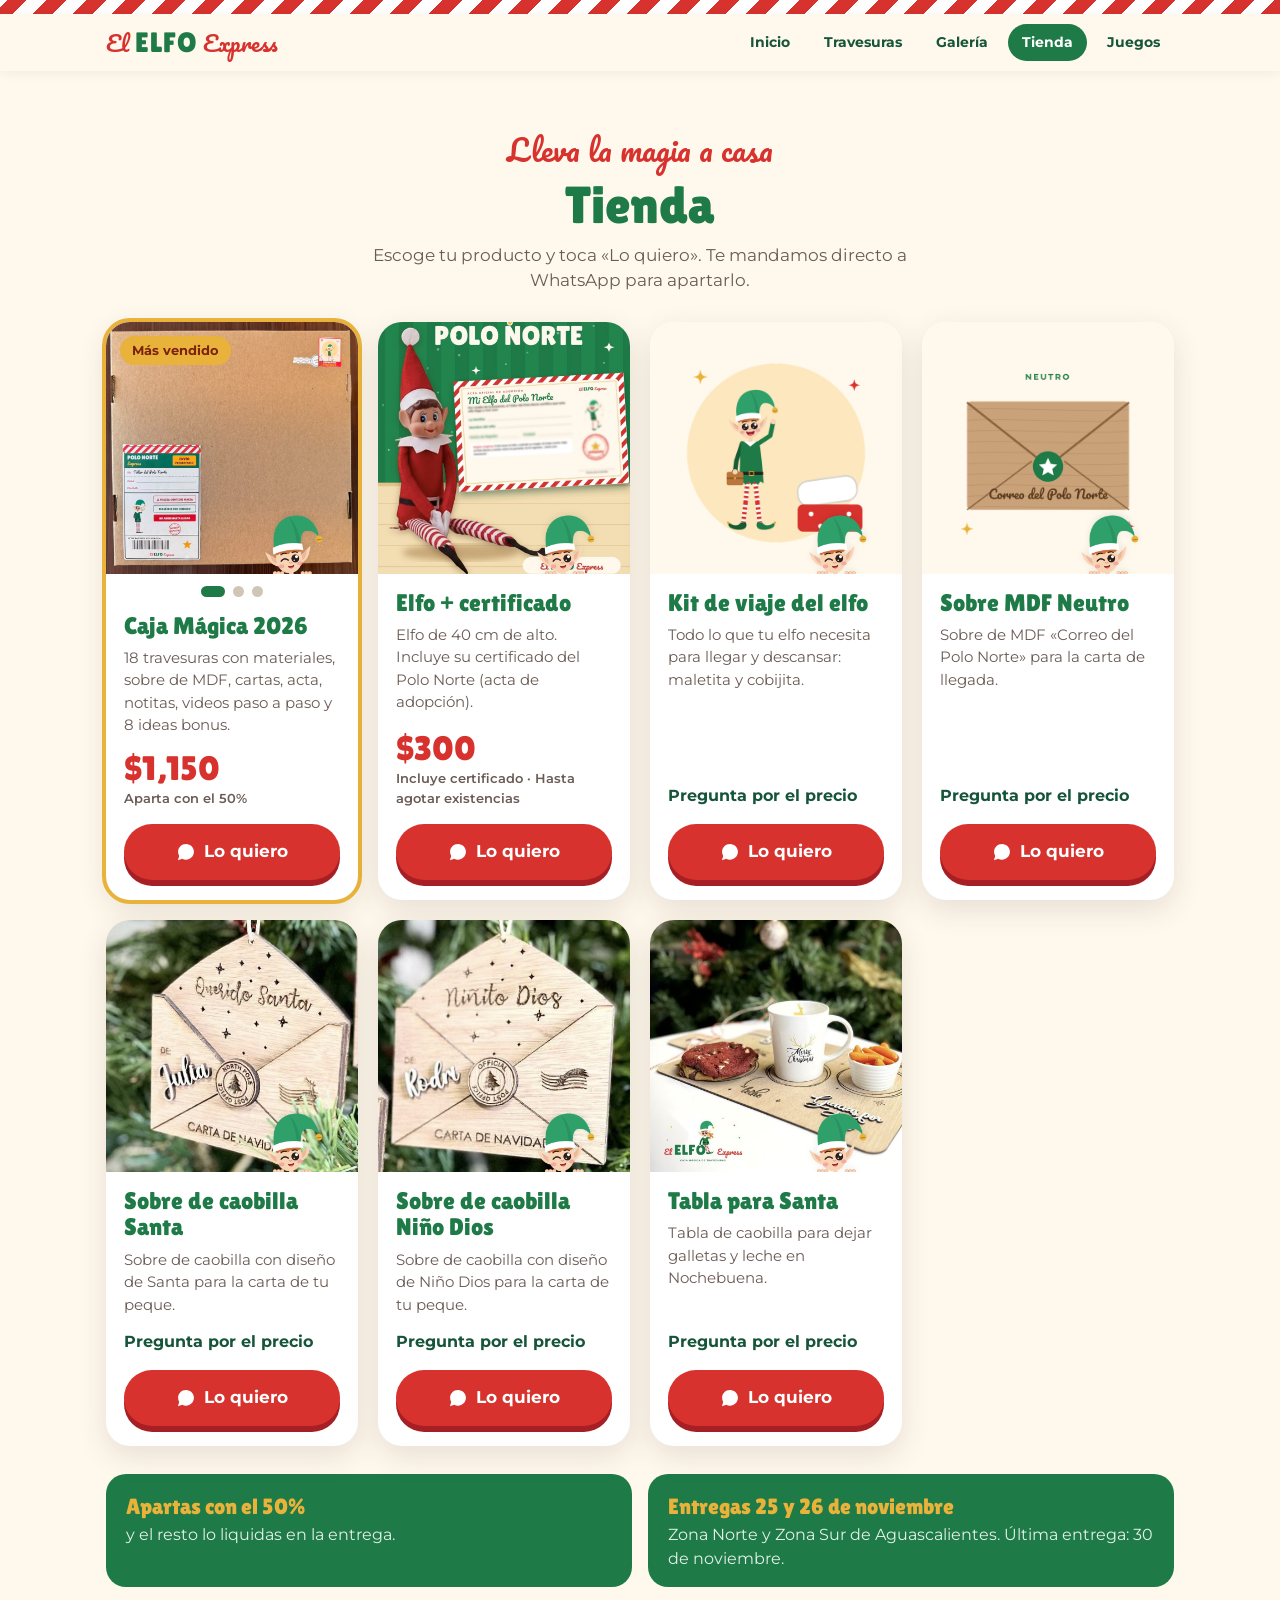
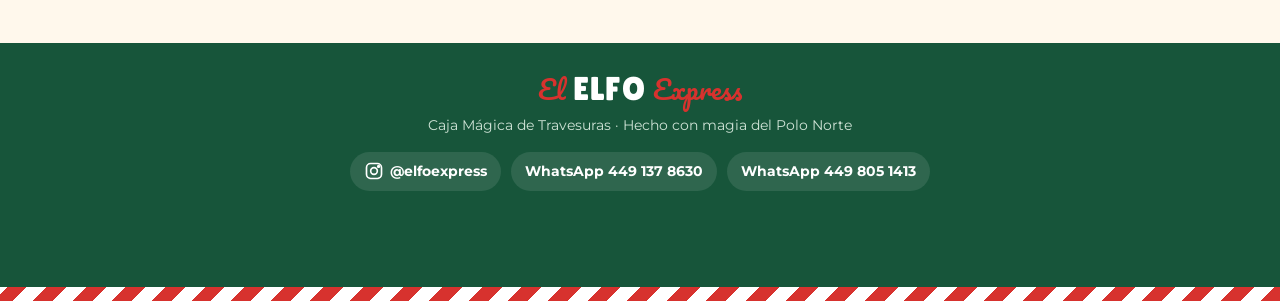
<file: tienda.html>
<!doctype html>
<html lang="es">
<head>
<meta charset="utf-8">
<meta name="viewport" content="width=device-width, initial-scale=1">
<title>Tienda · El Elfo Express</title>
<meta name="description" content="El Elfo Express: la caja con todo lo necesario para las travesuras de tu elfo de Navidad, con videos paso a paso.">
<link rel="preconnect" href="https://fonts.googleapis.com">
<link rel="preconnect" href="https://fonts.gstatic.com" crossorigin>
<link href="https://fonts.googleapis.com/css2?family=Lilita+One&family=Montserrat:wght@400;600;700&family=Pacifico&display=swap" rel="stylesheet">
<link rel="stylesheet" href="estilos.css">
</head>
<body>
<div class="rayas"></div>
<header>
  <div class="barra">
    <a class="marca" href="index.html"><span class="p">El </span><span class="l">ELFO</span><span class="p"> Express</span></a>
    <nav>
      <a href="index.html#inicio" data-sec="inicio">Inicio</a>
      <a href="bromas.html" data-sec="bromas">Travesuras</a>
      <a href="galeria.html" data-sec="galeria">Galería</a>
      <a href="tienda.html" data-sec="tienda" class="activo">Tienda</a>
      <a href="juegos.html" data-sec="juegos">Juegos</a>
    </nav>
  </div>
</header>

<main>
<section id="tienda">
  <div class="wrap">
    <div class="centro">
      <span class="sub">Lleva la magia a casa</span>
      <h2>Tienda</h2>
      <p class="intro">Escoge tu producto y toca «Lo quiero». Te mandamos directo a WhatsApp para apartarlo.</p>
    </div>
    <div class="productos" id="productos"></div>
    <div class="tienda-info">
      <div><b>Apartas con el 50%</b><span>y el resto lo liquidas en la entrega.</span></div>
      <div><b>Entregas 25 y 26 de noviembre</b><span>Zona Norte y Zona Sur de Aguascalientes. Última entrega: 30 de noviembre.</span></div>
    </div>
  </div>
</section>
</main>
<footer>
  <a class="marca" href="index.html"><span class="p">El </span><span class="l">ELFO</span><span class="p"> Express</span></a>
  <p>Caja Mágica de Travesuras · Hecho con magia del Polo Norte</p>
  <div class="redes">
    <a href="https://www.instagram.com/elfoexpress" target="_blank" rel="noopener"><svg width="20" height="20" viewBox="0 0 24 24" fill="none" stroke="currentColor" stroke-width="2"><rect x="3" y="3" width="18" height="18" rx="5"/><circle cx="12" cy="12" r="4"/><circle cx="17.5" cy="6.5" r="1" fill="currentColor"/></svg> @elfoexpress</a>
    <a href="https://wa.me/524491378630?text=Hola%2C%20me%20interesa%20adquirir%20una%20Caja%20M%C3%A1gica%20%F0%9F%8E%84" target="_blank" rel="noopener">WhatsApp 449 137 8630</a>
    <a href="https://wa.me/524498051413?text=Hola%2C%20me%20interesa%20adquirir%20una%20Caja%20M%C3%A1gica%20%F0%9F%8E%84" target="_blank" rel="noopener">WhatsApp 449 805 1413</a>
  </div>
</footer>
<div class="rayas"></div>

<div class="modal" id="modal" role="dialog" aria-modal="true" aria-label="Detalle">
  <div class="caja"><button class="cerrar" id="cerrar" aria-label="Cerrar">×</button><div class="cuerpo" id="modal-cuerpo"></div></div>
</div>

<script>/* ============ TIENDA (edita aquí precios y productos) ============ */
// Número de WhatsApp que recibe los pedidos de la tienda
const WHATSAPP_TIENDA = "524498051413";
// Para cambiar un precio, escribe el texto en "precio" (por ejemplo "$250"). Si lo dejas vacío dice «Pregunta por el precio».
// FOTOS REALES: sube la foto a img/tienda/fotos/ y escribe la ruta en "foto", por ejemplo "img/tienda/fotos/caja.jpg".
// Mientras "foto" esté vacío se muestra el dibujo.
// VARIAS FOTOS: escribe la lista en "fotos" (se pueden deslizar o cambiar con los puntitos).
const PRODUCTOS = [
 {
  "id": "caja",
  "nombre": "Caja Mágica 2026",
  "desc": "18 travesuras con materiales, sobre de MDF, cartas, acta, notitas, videos paso a paso y 8 ideas bonus.",
  "precio": "$1,150",
  "nota": "Aparta con el 50%",
  "foto": "img/tienda/fotos/caja-1.jpg",
  "fotos": ["img/tienda/fotos/caja-1.jpg", "img/tienda/fotos/caja-2.jpg", "img/tienda/fotos/caja-3.jpg"],
  "img": "img/tienda/caja-magica.png",
  "destacado": true
 },
 {
  "id": "elfo",
  "nombre": "Elfo + certificado",
  "desc": "Elfo de 40 cm de alto. Incluye su certificado del Polo Norte (acta de adopción).",
  "precio": "$300",
  "nota": "Incluye certificado · Hasta agotar existencias",
  "foto": "img/tienda/fotos/elfo.jpg",
  "img": "img/tienda/elfo.png"
 },
 {
  "id": "kit",
  "nombre": "Kit de viaje del elfo",
  "desc": "Todo lo que tu elfo necesita para llegar y descansar: maletita y cobijita.",
  "precio": "",
  "nota": "",
  "foto": "",
  "img": "img/tienda/kit-de-viaje.png"
 },
 {
  "id": "sobre-neutro",
  "nombre": "Sobre MDF Neutro",
  "desc": "Sobre de MDF «Correo del Polo Norte» para la carta de llegada.",
  "precio": "",
  "nota": "",
  "foto": "",
  "img": "img/tienda/sobre-neutro.png"
 },
 {
  "id": "sobre-santa",
  "nombre": "Sobre de caobilla Santa",
  "desc": "Sobre de caobilla con diseño de Santa para la carta de tu peque.",
  "precio": "",
  "nota": "",
  "foto": "img/tienda/fotos/sobre-santa.jpg",
  "img": "img/tienda/sobre-santa.png"
 },
 {
  "id": "sobre-nino-dios",
  "nombre": "Sobre de caobilla Niño Dios",
  "desc": "Sobre de caobilla con diseño de Niño Dios para la carta de tu peque.",
  "precio": "",
  "nota": "",
  "foto": "img/tienda/fotos/sobre-nino-dios.jpg",
  "img": "img/tienda/sobre-nino-dios.png"
 },
 {
  "id": "tabla",
  "nombre": "Tabla para Santa",
  "desc": "Tabla de caobilla para dejar galletas y leche en Nochebuena.",
  "precio": "",
  "nota": "",
  "foto": "img/tienda/fotos/tabla.jpg",
  "img": "img/tienda/tabla.png"
 }
];
/* ================================================================ */
const esc=s=>String(s).replace(/[&<>"]/g,c=>({"&":"&amp;","<":"&lt;",">":"&gt;",'"':"&quot;"}[c]));
const lista=document.getElementById("productos");
PRODUCTOS.forEach(p=>{
  const msg="Hola, me interesa comprar: "+p.nombre+" 🎄";
  const url="https://wa.me/"+WHATSAPP_TIENDA+"?text="+encodeURIComponent(msg);
  const el=document.createElement("article");
  el.className="producto"+(p.destacado?" destacado":"");
  el.innerHTML=`${p.destacado?'<span class="cinta">Más vendido</span>':''}
    <div class="foto-p${p.foto?" real":""}"><img src="${p.foto||p.img}" alt="${esc(p.nombre)}" loading="lazy"><img class="asoma" src="img/tienda/elfo-asomado.png" alt=""></div>${(p.fotos&&p.fotos.length>1)?`<div class="fp-puntos">${p.fotos.map((f,i)=>`<button type="button" aria-label="Foto ${i+1}"${i?"":' class="on"'}></button>`).join("")}</div>`:""}
    <div class="cuerpo-p">
      <h3>${esc(p.nombre)}</h3>
      <p>${esc(p.desc)}</p>
      <div class="precio-p">${p.precio?`<b>${esc(p.precio)}</b>`:'<span class="preg">Pregunta por el precio</span>'}${p.nota?`<small>${esc(p.nota)}</small>`:''}</div>
      <a class="btn btn-rojo comprar" href="${url}" target="_blank" rel="noopener">
        <svg width="20" height="20" viewBox="0 0 32 32" aria-hidden="true"><path fill="#fff" d="M16 3C9 3 3.3 8.6 3.3 15.6c0 2.4.7 4.7 1.9 6.7L3 29l6.9-2.2c1.9 1 4 1.6 6.1 1.6 7 0 12.7-5.7 12.7-12.7S23 3 16 3z"/></svg>
        Lo quiero</a>
    </div>`;
  lista.appendChild(el);
  if(p.fotos&&p.fotos.length>1){
    const caja=el.querySelector(".foto-p"), im=caja.querySelector("img"), pts=[...el.querySelectorAll(".fp-puntos button")];
    let k=0; p.fotos.slice(1).forEach(f=>{const pre=new Image();pre.src=f;});
    const ir=n=>{k=(n+p.fotos.length)%p.fotos.length; im.src=p.fotos[k]; pts.forEach((b,i)=>b.classList.toggle("on",i===k));};
    pts.forEach((b,i)=>b.addEventListener("click",()=>ir(i)));
    im.addEventListener("click",()=>ir(k+1)); im.style.cursor="pointer";
    let x0=null; caja.addEventListener("touchstart",e=>{x0=e.touches[0].clientX;},{passive:true});
    caja.addEventListener("touchend",e=>{if(x0===null)return;const dx=e.changedTouches[0].clientX-x0;if(Math.abs(dx)>35)ir(k+(dx<0?1:-1));x0=null;});
  }
});
</script>
</body>
</html>
</file>
<file: estilos.css>
:root{
  --rojo:#D7322E; --rojo-osc:#A51F24; --verde:#1E7A46; --verde-osc:#17553A; --verde-cl:#2FA06A;
  --dorado:#E9B23A; --crema:#FFF8EC; --crema2:#FBEEDB; --tinta:#3A2E2A; --suave:#6B5B55;
  --radio:24px; --sombra:0 10px 30px rgba(58,46,42,.12);
}
*{box-sizing:border-box}
html{scroll-behavior:smooth}
body{margin:0;background:var(--crema);color:var(--tinta);font-family:Montserrat,system-ui,sans-serif;line-height:1.5}
img{max-width:100%;display:block}
button{font-family:inherit}
a{color:inherit}
.rayas{height:14px;background:repeating-linear-gradient(-45deg,var(--rojo) 0 14px,#fff 14px 28px)}
.wrap{max-width:1100px;margin:0 auto;padding:0 16px}

/* Header */
header{position:sticky;top:env(safe-area-inset-top,0px);z-index:20;background:rgba(255,248,236,.95);backdrop-filter:blur(6px);box-shadow:0 2px 12px rgba(0,0,0,.06)}
.barra{display:flex;align-items:center;justify-content:space-between;gap:12px;padding:10px 16px;max-width:1100px;margin:0 auto}
.marca{text-decoration:none;white-space:nowrap;font-size:22px;line-height:1}
.marca .p{font-family:Pacifico,cursive;color:var(--rojo)}
.marca .l{font-family:"Lilita One",sans-serif;color:var(--verde);font-size:1.25em;letter-spacing:1px}
nav{display:flex;gap:6px}
nav a{font-weight:700;font-size:14px;text-decoration:none;padding:8px 14px;border-radius:999px;color:var(--verde-osc)}
nav a.activo{background:var(--verde);color:#fff}
@media (max-width:520px){ .marca{font-size:18px} nav a{padding:7px 10px;font-size:13px} }

section{padding:56px 0;scroll-margin-top:70px}
.etiqueta{display:inline-block;font-weight:700;letter-spacing:.2em;font-size:13px;text-transform:uppercase;color:var(--rojo)}
h1,h2,h3{margin:0}
h2{font-family:"Lilita One",sans-serif;font-weight:400;color:var(--verde);font-size:clamp(34px,6vw,52px);line-height:1.05;margin:6px 0 10px}
.sub{font-family:Pacifico,cursive;color:var(--rojo);font-size:clamp(22px,4vw,30px)}
.centro{text-align:center}
.intro{max-width:620px;margin:0 auto 28px;color:var(--suave);font-size:17px}

/* Botones */
.btn{display:inline-flex;align-items:center;gap:8px;font-weight:700;font-size:17px;text-decoration:none;border:0;cursor:pointer;padding:15px 26px;border-radius:999px;transition:transform .15s}
.btn:hover{transform:translateY(-2px)}
.btn-rojo{background:var(--rojo);color:#fff;box-shadow:0 6px 0 var(--rojo-osc)}
.btn-dorado{background:var(--dorado);color:#7A2310;box-shadow:0 6px 0 #C98A1B}
.btn-borde{background:#fff;color:var(--verde);border:3px solid var(--verde)}

/* Inicio */
.hero{display:grid;grid-template-columns:1.1fr .9fr;align-items:center;gap:24px;padding-top:12px}
.hero h1{font-family:"Lilita One",sans-serif;font-weight:400;color:var(--verde);font-size:clamp(40px,7vw,70px);line-height:1}
.hero h1 span{font-family:Pacifico,cursive;color:var(--rojo);display:block;font-size:.62em;line-height:1.4}
.hero p{font-size:18px;color:var(--suave);max-width:480px}
.hero .acciones{display:flex;flex-wrap:wrap;gap:14px;margin-top:22px}
.hero .img{position:relative}
.hero .img::before{content:"";position:absolute;inset:8% 4% 4%;background:radial-gradient(circle,#FCE7BE 0,#FCE7BE 55%,transparent 72%);z-index:-1}
.hero .img img{max-height:520px;margin:0 auto}
@media (max-width:780px){ .hero{grid-template-columns:1fr;text-align:center} .hero p{margin:0 auto} .hero .acciones{justify-content:center} .hero .img{order:-1} .hero .img img{max-height:340px} }

.incluye{display:grid;grid-template-columns:repeat(3,1fr);gap:16px}
.item{background:#fff;border-radius:var(--radio);padding:22px;box-shadow:var(--sombra);display:flex;gap:14px;align-items:flex-start}
.item .check{flex:none;width:40px;height:40px;border-radius:50%;background:var(--dorado);display:grid;place-items:center}
.item h3{font-size:18px;color:var(--verde-osc)}
.item p{margin:4px 0 0;color:var(--suave);font-size:15px}
.item.bonus{background:var(--verde);color:#fff}
.item.bonus h3{color:var(--dorado)} .item.bonus p{color:#CFE3D6}
@media (max-width:860px){ .incluye{grid-template-columns:1fr 1fr} }
@media (max-width:560px){ .incluye{grid-template-columns:1fr} }
.nota{margin-top:16px;text-align:center;font-weight:700;color:var(--suave)}

.precios-bg{background:var(--rojo);background-image:repeating-linear-gradient(-45deg,rgba(255,255,255,.08) 0 26px,transparent 26px 52px);color:#fff}
.precios-bg h2{color:#fff}
.precios{display:grid;grid-template-columns:1.3fr 1fr;gap:18px;margin-top:10px}
.precio{background:var(--crema);color:var(--tinta);border-radius:var(--radio);padding:26px;text-align:center}
.precio h3{font-family:"Lilita One",sans-serif;font-weight:400;color:var(--verde);font-size:28px}
.preventa{background:var(--dorado);border-radius:18px;padding:12px;margin:14px 0;color:#7A2310}
.preventa small{display:block;font-weight:700;letter-spacing:.06em}
.monto{font-family:"Lilita One",sans-serif;font-size:56px;line-height:1.1}
.despues{font-weight:700} .despues .monto{font-size:38px;color:var(--rojo)}
.chico{color:var(--suave);font-size:14px}
.entregas{grid-column:1/-1;display:flex;flex-wrap:wrap;align-items:center;justify-content:center;gap:10px 28px;background:var(--crema);color:var(--tinta);border-radius:var(--radio);padding:20px}
.entregas b{font-family:"Lilita One",sans-serif;font-weight:400;color:var(--verde);font-size:26px}
.entregas .ult{color:var(--rojo);font-weight:700}
.apartar{grid-column:1/-1;text-align:center;margin-top:8px}
@media (max-width:720px){ .precios{grid-template-columns:1fr} }

/* Bromas */
.bromas-bg{background:var(--crema2)}
.rejilla{display:grid;grid-template-columns:repeat(auto-fill,minmax(160px,1fr));gap:16px}
.broma{background:#fff;border:0;padding:0;border-radius:20px;overflow:hidden;cursor:pointer;text-align:left;box-shadow:var(--sombra);font:inherit;color:inherit;transition:transform .15s, box-shadow .15s;position:relative}
.broma:hover,.broma:focus-visible{transform:translateY(-4px);box-shadow:0 14px 34px rgba(58,46,42,.18);outline:none}
.broma img{aspect-ratio:4/3;object-fit:cover;width:100%;background:var(--crema)}
.broma .info{padding:10px 12px 14px;display:flex;gap:8px;align-items:center}
.broma .num{flex:none;background:var(--verde);color:#fff;font-weight:700;font-size:13px;border-radius:999px;padding:3px 9px}
.broma .tit{font-family:"Lilita One",sans-serif;color:var(--rojo);font-size:18px;line-height:1.1}
.broma .play{position:absolute;top:10px;right:10px;width:38px;height:38px;border-radius:50%;background:var(--rojo);display:grid;place-items:center;box-shadow:0 3px 8px rgba(0,0,0,.2)}

/* Galería */
.galeria{columns:3 260px;column-gap:16px}
.foto{break-inside:avoid;margin:0 0 16px;background:#fff;border-radius:20px;overflow:hidden;box-shadow:var(--sombra);cursor:pointer;position:relative;border:0;padding:0;width:100%;display:block}
.foto img{width:100%}
.foto.png img{background:var(--crema);padding:18px}
.foto .cap{padding:10px 14px;font-weight:700;color:var(--verde-osc);text-align:left}
.foto .play{position:absolute;inset:0;display:grid;place-items:center}
.foto .play span{width:74px;height:74px;border-radius:50%;background:rgba(215,50,46,.92);display:grid;place-items:center;box-shadow:0 6px 18px rgba(0,0,0,.25)}
.hueco{border:3px dashed #D9C7A8;background:transparent;box-shadow:none;cursor:default;padding:30px 14px;text-align:center;color:var(--suave);font-weight:700}

/* Modal */
.modal{position:fixed;inset:0;z-index:50;background:rgba(27,42,74,.75);display:none;align-items:center;justify-content:center;padding:16px}
.modal.abierto{display:flex}
.caja{background:var(--crema);border-radius:26px;max-width:880px;width:100%;max-height:92vh;overflow:auto;position:relative;box-shadow:0 20px 60px rgba(0,0,0,.35)}
.cerrar{position:absolute;top:10px;right:10px;z-index:2;width:44px;height:44px;border-radius:50%;border:0;background:#fff;color:var(--rojo);font-size:28px;line-height:1;cursor:pointer;box-shadow:var(--sombra)}
.caja .cuerpo{display:grid;grid-template-columns:1fr 1fr;gap:22px;padding:26px}
.video{background:#1B2A4A;border-radius:18px;overflow:hidden;aspect-ratio:9/16;max-height:70vh;display:grid;place-items:center;color:#fff;text-align:center}
.video video{width:100%;height:100%;object-fit:contain;background:#000}
.video .prox{padding:20px}
.video .prox img{max-height:220px;margin:0 auto 10px}
.video .prox b{font-family:"Lilita One",sans-serif;font-weight:400;font-size:26px;color:var(--dorado);display:block}
.detalle h3{font-family:"Lilita One",sans-serif;font-weight:400;color:var(--rojo);font-size:34px;line-height:1.05;margin:6px 0 10px}
.detalle .nec{background:#fff;border-radius:14px;padding:10px 14px;margin-bottom:12px;font-size:15px}
.detalle ol{padding:0;margin:0;list-style:none;counter-reset:p}
.detalle li{counter-increment:p;display:flex;gap:10px;margin:0 0 12px;font-weight:600}
.detalle li::before{content:counter(p);flex:none;width:30px;height:30px;border-radius:50%;background:var(--verde);color:#fff;display:grid;place-items:center;font-weight:700}
.extra{background:#FBE7B4;color:#7A4B0A;border-radius:14px;padding:10px 14px;font-weight:700;margin-top:6px}
.ver-tarjeta{margin-top:14px}
.tarjeta-img{margin-top:12px;max-width:300px;display:none;border-radius:16px;box-shadow:var(--sombra)}
.tarjeta-img.visible{display:block}
.modal.solo .cuerpo{grid-template-columns:1fr;max-width:460px;margin:0 auto}
.modal.foto-modal .caja{max-width:640px}
.modal.foto-modal .cuerpo{grid-template-columns:1fr;padding:56px 18px 18px}
@media (max-width:700px){ .caja .cuerpo{grid-template-columns:1fr;padding:56px 16px 18px} .video{max-height:62vh;margin:0 auto;width:100%} }

footer{background:var(--verde-osc);color:#CFE3D6;text-align:center;padding:30px 16px}
footer .marca{font-size:26px} footer .marca .l{color:#fff}
footer p{margin:8px 0 0;font-size:14px}
.redes{display:flex;flex-wrap:wrap;justify-content:center;gap:10px;margin-top:16px}
.redes a{display:inline-flex;align-items:center;gap:6px;background:rgba(255,255,255,.1);color:#fff;text-decoration:none;font-weight:700;font-size:14px;padding:9px 14px;border-radius:999px}
.contacto{margin:16px 0 0;font-weight:700;color:#fff}
.contacto a{color:#FFE6A8}

/* Carruseles de la galería */
.carrusel-bloque{margin-top:30px}
.carrusel-tit{display:flex;flex-wrap:wrap;align-items:baseline;justify-content:space-between;gap:4px 16px;margin-bottom:12px}
.carrusel-tit h3{font-family:"Lilita One",sans-serif;font-weight:400;color:var(--rojo);font-size:30px}
.carrusel-tit span{color:var(--suave);font-weight:600;font-size:15px}
.carrusel-wrap{position:relative}
.carrusel{display:flex;gap:14px;overflow-x:auto;scroll-snap-type:x mandatory;scroll-padding:0 16px;padding:6px 2px 18px;-webkit-overflow-scrolling:touch;scrollbar-width:thin}
.slide{flex:0 0 auto;width:min(68vw,260px);scroll-snap-align:start;background:#fff;border:0;padding:0;border-radius:20px;overflow:hidden;box-shadow:var(--sombra);cursor:pointer;text-align:left;font:inherit;color:inherit}
.slide.es-video{width:min(62vw,240px)}
.slide .marco{position:relative;aspect-ratio:4/5;background:var(--crema);overflow:hidden}
.slide.es-video .marco{aspect-ratio:9/16}
.slide .marco img{width:100%;height:100%;object-fit:cover}
.slide.png .marco img{object-fit:contain;padding:14px}
.slide .play{position:absolute;inset:0;display:grid;place-items:center}
.slide .play span{width:66px;height:66px;border-radius:50%;background:rgba(215,50,46,.92);display:grid;place-items:center;box-shadow:0 6px 18px rgba(0,0,0,.25)}
.slide .cap{padding:10px 14px 12px;font-weight:700;color:var(--verde-osc)}
.slide.hueco{display:grid;place-items:center;aspect-ratio:4/5;border:3px dashed #D9C7A8;background:transparent;box-shadow:none;color:var(--suave);font-weight:700;padding:20px;text-align:center;cursor:default}
.flecha{position:absolute;top:42%;z-index:2;width:46px;height:46px;border-radius:50%;border:0;background:#fff;color:var(--rojo);font-size:32px;line-height:1;cursor:pointer;box-shadow:var(--sombra);display:grid;place-items:center}
.flecha.izq{left:-12px} .flecha.der{right:-12px}
@media (hover:none),(max-width:700px){ .flecha{display:none} }
.slide:focus-visible,.flecha:focus-visible{outline:3px solid var(--dorado);outline-offset:3px}

/* Candado de bromas */
.candado{position:fixed;inset:0;z-index:60;background:var(--crema);display:flex;align-items:center;justify-content:center;padding:24px max(16px,env(safe-area-inset-right,0px)) 24px max(16px,env(safe-area-inset-left,0px));overflow:auto}
.candado[hidden]{display:none}
.candado .tarjeta{background:#fff;border-radius:28px;box-shadow:var(--sombra);max-width:420px;width:100%;padding:28px 22px;text-align:center;border:6px solid transparent;background-image:linear-gradient(#fff,#fff),repeating-linear-gradient(-45deg,var(--rojo) 0 12px,#fff 12px 24px);background-origin:border-box;background-clip:padding-box,border-box}
.candado img{max-height:190px;margin:0 auto 6px}
.candado h2{font-size:38px}
.candado p{color:var(--suave);margin:6px 0 18px}
.candado input{width:100%;font:700 22px Montserrat,sans-serif;text-align:center;letter-spacing:.15em;text-transform:uppercase;padding:14px;border-radius:16px;border:3px solid #E6D3C6;background:var(--crema);color:var(--tinta)}
.candado input:focus{outline:none;border-color:var(--verde)}
.candado .btn{width:100%;justify-content:center;margin-top:14px}
.candado .error{color:var(--rojo);font-weight:700;min-height:1.5em;margin:10px 0 0}
.candado .ayuda{font-size:14px;margin-top:16px}
.candado .ayuda a{color:var(--verde);font-weight:700}
.sr{position:absolute;width:1px;height:1px;overflow:hidden;clip:rect(0 0 0 0);white-space:nowrap}

/* Botón flotante de WhatsApp */
.wa-flotante{position:fixed;z-index:40;right:calc(16px + env(safe-area-inset-right,0px));bottom:calc(16px + env(safe-area-inset-bottom,0px));display:flex;align-items:center;gap:8px;background:#25D366;color:#fff;text-decoration:none;font-weight:700;font-size:16px;padding:12px 18px 12px 14px;border-radius:999px;box-shadow:0 8px 22px rgba(0,0,0,.25);transition:transform .15s}
.wa-flotante:hover{transform:scale(1.05)}
.wa-flotante:focus-visible{outline:3px solid var(--dorado);outline-offset:3px}
@media (max-width:420px){ .wa-flotante span{display:none} .wa-flotante{padding:14px} }
footer{padding-bottom:96px}

/* Ideas bonus */
.bonus-cabeza{text-align:center;margin:56px 0 22px}
.bonus-cabeza h2{color:var(--verde)}
.bonus-sello{display:inline-block;background:var(--dorado);color:#7A2310;font-family:"Lilita One",sans-serif;font-size:20px;letter-spacing:.08em;padding:6px 18px;border-radius:999px}
.broma.bonus{background:var(--verde-osc)}
.broma.bonus .num{background:var(--dorado);color:#7A2310}
.broma.bonus .tit{color:var(--dorado)}
.broma.bonus .play{background:var(--dorado)}
.broma.bonus .play path{fill:#7A2310}
.broma.bonus .info{flex-direction:column;align-items:flex-start;gap:6px}

/* Tienda */
.productos{display:grid;grid-template-columns:repeat(auto-fill,minmax(250px,1fr));gap:20px}
.producto{position:relative;background:#fff;border-radius:24px;box-shadow:var(--sombra);overflow:hidden;display:flex;flex-direction:column}
.producto.destacado{outline:4px solid var(--dorado)}
.cinta{position:absolute;top:14px;left:14px;z-index:1;background:var(--dorado);color:#7A2310;font-weight:700;font-size:13px;padding:5px 12px;border-radius:999px}
.foto-p{background:var(--crema);aspect-ratio:1;display:grid;place-items:center}
.foto-p img{width:86%;height:86%;object-fit:contain}
.cuerpo-p{padding:16px 18px 20px;display:flex;flex-direction:column;gap:8px;flex:1}
.cuerpo-p h3{font-family:"Lilita One",sans-serif;font-weight:400;color:var(--verde);font-size:24px;line-height:1.1}
.cuerpo-p p{margin:0;color:var(--suave);font-size:15px}
.precio-p{margin-top:auto;padding-top:6px}
.precio-p b{font-family:"Lilita One",sans-serif;font-weight:400;color:var(--rojo);font-size:34px;line-height:1}
.precio-p .preg{font-weight:700;color:var(--verde-osc)}
.precio-p small{display:block;color:var(--suave);font-size:13px;font-weight:600;margin-top:2px}
.comprar{justify-content:center;width:100%;margin-top:8px}
.tienda-info{display:grid;grid-template-columns:1fr 1fr;gap:16px;margin-top:28px}
.tienda-info div{background:var(--verde);color:#fff;border-radius:20px;padding:16px 20px}
.tienda-info b{display:block;font-family:"Lilita One",sans-serif;font-weight:400;font-size:22px;color:var(--dorado)}
.tienda-info span{color:#E3F1E8}
@media (max-width:640px){ .tienda-info{grid-template-columns:1fr} nav a{padding:7px 8px;font-size:12.5px} .marca{font-size:16px} }
@media (max-width:560px){
  .barra{flex-wrap:wrap;justify-content:center;gap:4px;padding:8px 12px}
  nav{width:100%;justify-content:center}
  nav a{padding:7px 12px;font-size:13.5px}
  .marca{font-size:19px}
  .productos{grid-template-columns:1fr 1fr;gap:12px}
  .cuerpo-p{padding:12px 12px 14px;gap:6px}
  .cuerpo-p h3{font-size:18px}
  .cuerpo-p p{font-size:13px}
  .precio-p b{font-size:26px}
  .precio-p .preg{font-size:13px}
  .comprar{padding:11px 10px;font-size:15px}
  .cinta{top:8px;left:8px;font-size:11px;padding:4px 9px}
}

/* Elfo asomado en cada producto */
.foto-p{position:relative}
.foto-p.real img:first-child{width:100%;height:100%;object-fit:cover}
.foto-p .asoma{position:absolute;right:5%;bottom:-1px;width:34%;height:auto;object-fit:contain;pointer-events:none;filter:drop-shadow(0 -2px 3px rgba(0,0,0,.08))}

/* Caricaturas: carrusel con la del centro grande */
.cf{--w:min(300px,64vw);position:relative;outline:none}
.cf-pista{position:relative;height:calc(var(--w)*16/9 + 20px);overflow:hidden;touch-action:pan-y}
.cf-slide{--d:0;--ad:0;position:absolute;top:10px;left:50%;width:var(--w);aspect-ratio:9/16;margin-left:calc(var(--w)/-2);border:0;padding:0;border-radius:26px;overflow:hidden;background:#1B2A4A;cursor:pointer;box-shadow:0 18px 40px rgba(23,85,58,.22);transform:translateX(calc(var(--d)*var(--w)*1.02)) scale(calc(1 - var(--ad)*.18));z-index:calc(10 - var(--ad));transition:transform .5s cubic-bezier(.2,.8,.2,1),opacity .4s,filter .4s;font:inherit;text-align:left}
.cf-slide img{width:100%;height:100%;object-fit:cover}
.cf-slide:not(.activa){filter:saturate(.85) brightness(.92)}
.cf-slide.oculta{opacity:0;pointer-events:none}
.cf-slide .play{position:absolute;inset:0;display:grid;place-items:center;transition:opacity .3s}
.cf-slide .play span{width:66px;height:66px;border-radius:50%;background:rgba(215,50,46,.92);display:grid;place-items:center;box-shadow:0 6px 18px rgba(0,0,0,.25)}
.cf-slide:not(.activa) .play{opacity:0}
.cf-cap{position:absolute;left:0;right:0;bottom:0;padding:70px 20px 20px;background:linear-gradient(to top,rgba(16,40,28,.92) 0%,rgba(16,40,28,.6) 55%,rgba(16,40,28,0) 100%);color:#fff;transition:opacity .3s}
.cf-cap b{display:block;font-family:"Lilita One",sans-serif;font-weight:400;font-size:24px;line-height:1.1;margin-bottom:6px}
.cf-cap span{display:block;font-size:14px;line-height:1.4;opacity:.92}
.cf-slide:not(.activa) .cf-cap{opacity:0}
.cf-nav{display:flex;align-items:center;justify-content:center;gap:22px;margin-top:18px}
.cf-btn{width:54px;height:54px;border-radius:50%;border:1px solid #E6DCC8;background:#fff;color:var(--verde-osc);display:grid;place-items:center;cursor:pointer;box-shadow:0 4px 14px rgba(0,0,0,.06);transition:transform .2s}
.cf-btn:hover{transform:scale(1.06)}
.cf-puntos{display:flex;align-items:center;gap:8px}
.cf-puntos button{width:11px;height:11px;border-radius:99px;border:0;padding:0;background:#D6CFC2;cursor:pointer;transition:width .3s,background .3s}
.cf-puntos button.activo{width:44px;background:var(--verde)}
.cf-slide:focus-visible,.cf-btn:focus-visible,.cf-puntos button:focus-visible{outline:3px solid var(--dorado);outline-offset:3px}
@media (min-width:900px){.cf{--w:330px}.cf-slide{transform:translateX(calc(var(--d)*var(--w)*1.12)) scale(calc(1 - var(--ad)*.16))}}
.cf-lock{position:absolute;top:14px;left:50%;transform:translateX(-50%);display:inline-flex;align-items:center;gap:6px;white-space:nowrap;background:var(--dorado);color:#4A2E00;font-weight:700;font-size:13px;padding:7px 14px;border-radius:99px;box-shadow:0 4px 12px rgba(0,0,0,.18);transition:opacity .3s}
.cf-slide:not(.activa) .cf-lock{opacity:0}
.cod-form{max-width:380px;margin:0 auto;text-align:center}
.cod-form img{max-height:150px;margin:0 auto 6px}
.cod-form h2{font-size:32px;margin:6px 0}
.cod-form p{color:var(--suave);margin:6px 0 16px}
.cod-form input{width:100%;font:700 22px Montserrat,sans-serif;text-align:center;letter-spacing:.15em;text-transform:uppercase;padding:14px;border-radius:16px;border:3px solid #E6D3C6;background:var(--crema);color:var(--tinta)}
.cod-form input:focus{outline:none;border-color:var(--verde)}
.cod-form .btn{width:100%;justify-content:center;margin-top:14px}
.cod-form .error{color:var(--rojo);font-weight:700;min-height:1.5em;margin:10px 0 0}
/* Travesuras de regalo (tarjetas amarillas) */
.regalo-cabeza h2{color:var(--rojo)}
.regalo-sello{display:inline-block;background:#F7C531;color:var(--rojo);font-family:"Lilita One",sans-serif;font-size:20px;letter-spacing:.08em;padding:6px 18px;border-radius:999px;border:2px solid var(--rojo)}
.broma.regalo{background:#F7C531}
.broma.regalo .num{background:var(--rojo);color:#fff}
.broma.regalo .tit{color:#7A2310}
.broma.regalo .play{background:var(--rojo)}
.broma.regalo .info{flex-direction:column;align-items:flex-start;gap:6px}
.broma.regalo{position:relative}
.r-lock{position:absolute;top:10px;left:10px;display:inline-flex;align-items:center;gap:5px;background:var(--rojo);color:#fff;font-weight:700;font-size:12px;padding:5px 10px;border-radius:99px;box-shadow:0 3px 8px rgba(0,0,0,.18)}
.r-num{display:inline-flex;align-items:center;gap:5px}
/* Fotos de la tienda: tamaño fijo dentro del cuadro (arreglo para Safari) */
.foto-p{position:relative;overflow:hidden;flex:0 0 auto;width:100%;height:0;padding-bottom:100%;aspect-ratio:auto}
.foto-p img:first-child{position:absolute;left:7%;top:7%;width:86%;height:86%;object-fit:contain}
.foto-p.real img:first-child{left:0;top:0;width:100%;height:100%;object-fit:cover}
.foto-p .asoma{z-index:1}
/* Menú con 5 hojas en celular */
@media (max-width:430px){ nav{gap:2px;flex-wrap:wrap;justify-content:center} nav a{padding:6px 8px;font-size:12.5px} }
/* Varias fotos en un producto de la tienda */
.fp-puntos{display:flex;justify-content:center;gap:8px;padding:12px 0 0}
.fp-puntos button{width:11px;height:11px;padding:0;border:0;border-radius:99px;background:#CFC6B8;cursor:pointer;transition:width .25s,background .25s}
.fp-puntos button.on{width:24px;background:var(--verde)}
/* Travesuras pendientes de desbloquear */
.broma.pendiente img{filter:grayscale(.85) brightness(1.05);opacity:.6}
.broma.pendiente .candado-p{position:absolute;top:10px;right:10px;width:38px;height:38px;border-radius:50%;background:#8C8079;display:grid;place-items:center;box-shadow:0 3px 8px rgba(0,0,0,.2)}
.broma.pendiente .tit{color:#8C8079}
.broma.pendiente .num{background:#B5ABA4}
.broma .aviso-p{display:block;margin:-6px 12px 12px;font-size:12px;font-weight:700;color:var(--rojo);line-height:1.3}
.broma.regalo.pendiente .aviso-p{color:#7A2310}
</file>
